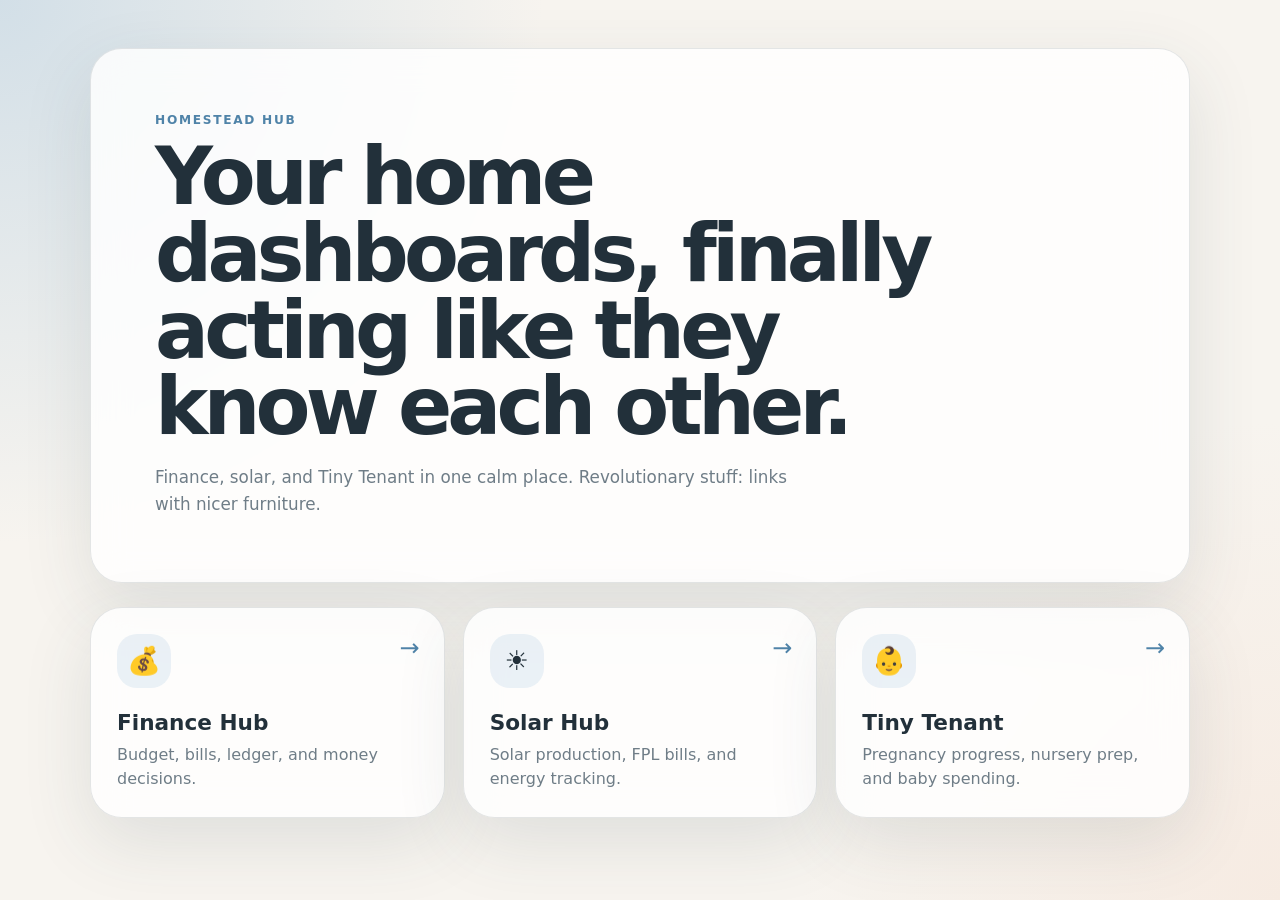
<file: index.html>
<!doctype html>
<html lang="en">
<head>
  <meta charset="UTF-8" />
  <meta name="viewport" content="width=device-width, initial-scale=1.0" />
  <meta name="theme-color" content="#d8e9f7" />
  <title>Homestead Hub</title>
  <link rel="stylesheet" href="styles.css" />
</head>
<body>
  <main class="home-shell">
    <section class="hero-card">
      <p class="eyebrow">Homestead Hub</p>
      <h1>Your home dashboards, finally acting like they know each other.</h1>
      <p>Finance, solar, and Tiny Tenant in one calm place. Revolutionary stuff: links with nicer furniture.</p>
    </section>

    <section class="hub-grid" aria-label="Dashboard links">
      <a class="hub-card finance" href="finance_hub/">
        <span class="hub-icon">💰</span>
        <div>
          <h2>Finance Hub</h2>
          <p>Budget, bills, ledger, and money decisions.</p>
        </div>
        <span class="arrow">→</span>
      </a>

      <a class="hub-card solar" href="solar_hub/">
        <span class="hub-icon">☀️</span>
        <div>
          <h2>Solar Hub</h2>
          <p>Solar production, FPL bills, and energy tracking.</p>
        </div>
        <span class="arrow">→</span>
      </a>

      <a class="hub-card tenant" href="tiny_tenant_hub/">
        <span class="hub-icon">👶</span>
        <div>
          <h2>Tiny Tenant</h2>
          <p>Pregnancy progress, nursery prep, and baby spending.</p>
        </div>
        <span class="arrow">→</span>
      </a>
    </section>
  </main>
</body>
</html>
</file>
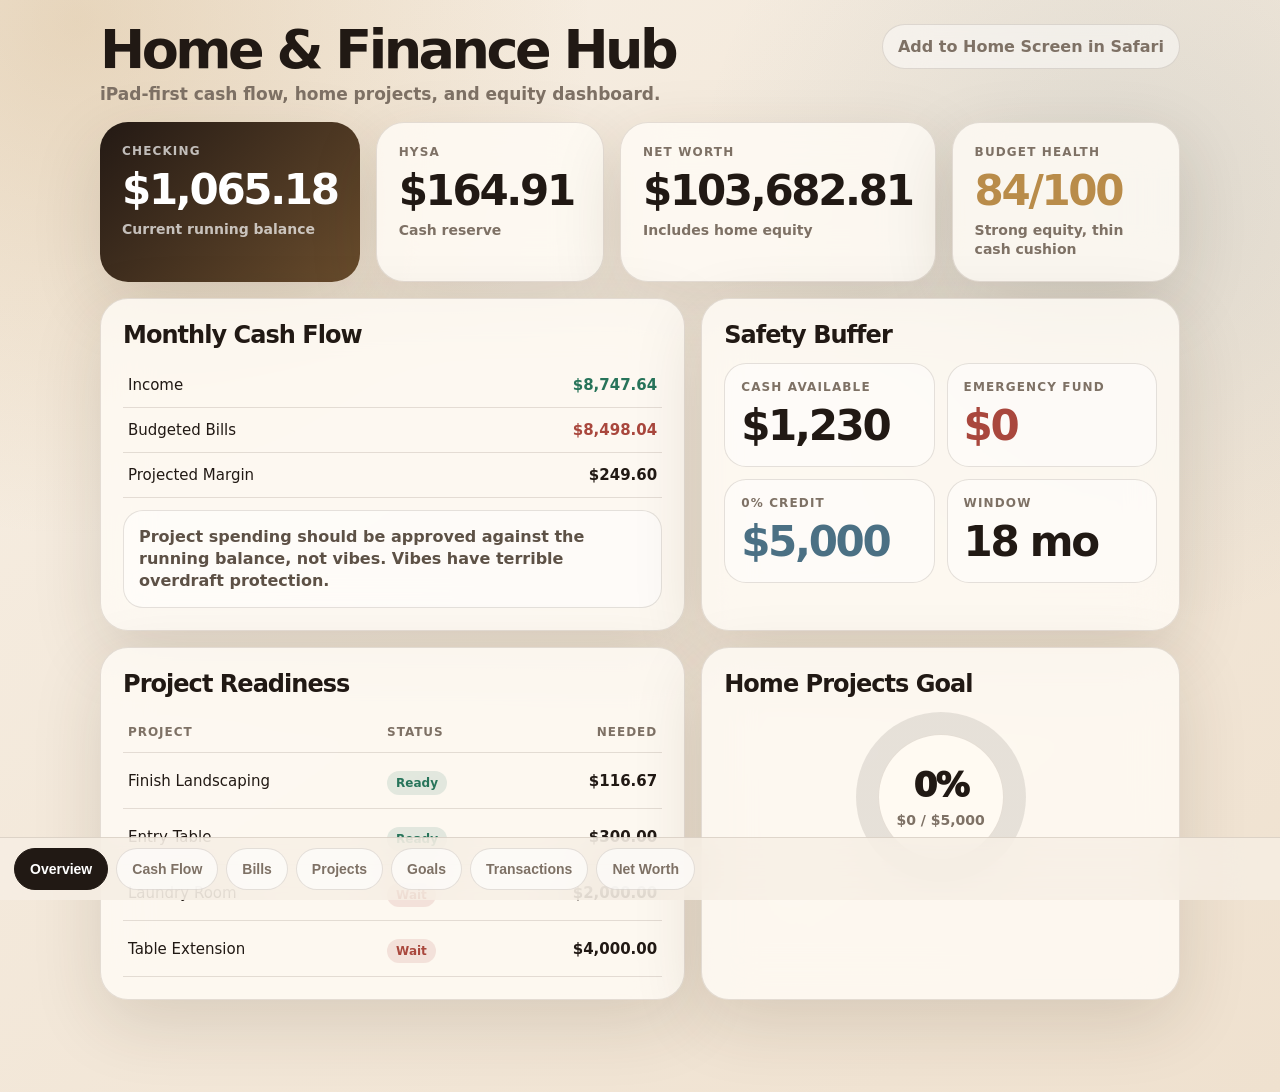
<file: ipad_home_finance_hub.html>
<!DOCTYPE html>
<html lang="en">
<head>
  <meta charset="UTF-8" />
  <meta name="viewport" content="width=device-width, initial-scale=1, viewport-fit=cover" />
  <meta name="apple-mobile-web-app-capable" content="yes" />
  <meta name="apple-mobile-web-app-status-bar-style" content="black-translucent" />
  <meta name="apple-mobile-web-app-title" content="Finance Hub" />
  <title>Home & Finance Hub</title>
  <style>
    :root{
      --bg:#f7efe4; --bg2:#efe1cf; --ink:#211914; --muted:#7e7165;
      --card:rgba(255,252,246,.82); --card2:rgba(255,255,255,.66);
      --line:rgba(72,53,36,.14); --gold:#b98c4a; --gold2:#e4c88c;
      --green:#27745a; --red:#a9473d; --blue:#4b7084;
      --shadow:0 22px 70px rgba(56,39,22,.14); --radius:28px;
      --safe-top: env(safe-area-inset-top); --safe-bottom: env(safe-area-inset-bottom);
    }
    *{box-sizing:border-box;-webkit-tap-highlight-color:transparent}
    html,body{margin:0;min-height:100%;font-family:-apple-system,BlinkMacSystemFont,"SF Pro Display","Segoe UI",Inter,system-ui,sans-serif;color:var(--ink)}
    body{
      background:
        radial-gradient(circle at 6% 2%, rgba(185,140,74,.26), transparent 32%),
        radial-gradient(circle at 88% 18%, rgba(75,112,132,.13), transparent 30%),
        linear-gradient(145deg,var(--bg),var(--bg2));
      padding:calc(18px + var(--safe-top)) 18px calc(92px + var(--safe-bottom));
    }
    .app{max-width:1080px;margin:0 auto}
    header{display:flex;justify-content:space-between;align-items:flex-start;gap:18px;margin:6px 0 18px}
    h1{font-size:clamp(30px,5vw,54px);line-height:.95;margin:0;letter-spacing:-.065em}
    .sub{color:var(--muted);font-weight:600;margin-top:9px;font-size:clamp(14px,2vw,17px)}
    .badge{border:1px solid var(--line);background:rgba(255,255,255,.48);backdrop-filter:blur(22px);border-radius:999px;padding:12px 15px;color:var(--muted);font-weight:750;white-space:nowrap}
    .grid{display:grid;gap:16px}
    .kpi{grid-template-columns:repeat(4,1fr)}
    .two{grid-template-columns:1.1fr .9fr}
    .three{grid-template-columns:repeat(3,1fr)}
    .card{
      border:1px solid var(--line);background:var(--card);backdrop-filter:blur(24px);
      border-radius:var(--radius);box-shadow:var(--shadow);padding:22px;
    }
    .hero{background:linear-gradient(135deg,#231914,#6a4d2d);color:white;border:0}
    .hero .label,.hero .hint{color:rgba(255,255,255,.7)}
    .label{text-transform:uppercase;letter-spacing:.095em;color:var(--muted);font-size:12px;font-weight:850}
    .value{font-size:clamp(28px,4vw,42px);letter-spacing:-.055em;font-weight:900;margin-top:7px}
    .hint{color:var(--muted);font-weight:650;font-size:14px;margin-top:6px;line-height:1.35}
    h2{margin:0 0 14px;font-size:24px;letter-spacing:-.04em}
    h3{margin:0 0 10px;font-size:20px;letter-spacing:-.035em}
    .good{color:var(--green)}.bad{color:var(--red)}.blue{color:var(--blue)}.gold{color:var(--gold)}
    .tabs{
      position:fixed;z-index:10;left:0;right:0;bottom:0;padding:10px 14px calc(10px + var(--safe-bottom));
      display:flex;gap:8px;overflow:auto;background:rgba(247,239,228,.78);backdrop-filter:blur(24px);border-top:1px solid var(--line);
    }
    .tab{
      border:1px solid var(--line);background:rgba(255,255,255,.62);border-radius:999px;padding:12px 15px;
      color:var(--muted);font-weight:850;white-space:nowrap;font-size:14px;cursor:pointer
    }
    .tab.active{background:var(--ink);color:white;border-color:var(--ink)}
    .panel{display:none}.panel.active{display:block}
    table{width:100%;border-collapse:collapse}
    td,th{padding:13px 5px;border-bottom:1px solid var(--line);font-size:15px}
    th{text-align:left;color:var(--muted);font-size:12px;letter-spacing:.08em;text-transform:uppercase}
    .amount{text-align:right;font-variant-numeric:tabular-nums;font-weight:850}
    .progress{height:12px;background:rgba(33,25,20,.1);border-radius:99px;overflow:hidden;margin:13px 0 4px}
    .bar{height:100%;border-radius:99px;background:linear-gradient(90deg,var(--gold),var(--gold2))}
    .bar.red{background:linear-gradient(90deg,#a9473d,#d78b73)}
    .bar.green{background:linear-gradient(90deg,#27745a,#80b090)}
    .insight{margin-top:12px;border:1px solid var(--line);border-radius:20px;background:rgba(255,255,255,.52);padding:15px;font-weight:700;color:#5d5146;line-height:1.38}
    .flow{display:grid;gap:10px}
    .flowItem{
      display:grid;grid-template-columns:58px 1fr auto;gap:12px;align-items:center;
      background:rgba(255,255,255,.48);border:1px solid var(--line);border-radius:22px;padding:13px
    }
    .date{height:48px;border-radius:16px;background:#fff8ee;border:1px solid var(--line);display:flex;align-items:center;justify-content:center;font-weight:950}
    .chip{display:inline-flex;align-items:center;border-radius:999px;padding:5px 9px;font-size:12px;font-weight:900;margin-top:5px}
    .income{background:rgba(39,116,90,.12);color:var(--green)}
    .expense{background:rgba(169,71,61,.12);color:var(--red)}
    .project{background:rgba(75,112,132,.12);color:var(--blue)}
    .ring{width:170px;height:170px;border-radius:50%;margin:12px auto;background:conic-gradient(var(--gold) 0deg,rgba(33,25,20,.1) 0deg);display:flex;align-items:center;justify-content:center}
    .ringInner{width:126px;height:126px;border-radius:50%;background:#fffaf2;border:1px solid var(--line);display:flex;align-items:center;justify-content:center;flex-direction:column}
    .big{font-size:34px;letter-spacing:-.05em;font-weight:950}
    .projectCard{min-height:230px}
    .quick{display:grid;grid-template-columns:repeat(2,1fr);gap:12px}
    .mini{padding:16px;border-radius:22px;background:rgba(255,255,255,.48);border:1px solid var(--line)}
    input,select{
      width:100%;font:inherit;border:1px solid var(--line);background:rgba(255,255,255,.68);border-radius:17px;padding:14px;color:var(--ink);font-weight:650
    }
    .actions{display:grid;grid-template-columns:1fr 220px;gap:12px;margin-bottom:14px}
    @media(max-width:820px){
      body{padding-left:14px;padding-right:14px}
      header{flex-direction:column}.badge{white-space:normal}
      .kpi,.two,.three{grid-template-columns:1fr}
      .actions{grid-template-columns:1fr}
      .flowItem{grid-template-columns:52px 1fr}.flowItem .amount{text-align:left;grid-column:2}
      .quick{grid-template-columns:1fr}
    }
  </style>
</head>
<body>
<div class="app">
  <header>
    <div>
      <h1>Home & Finance Hub</h1>
      <div class="sub">iPad-first cash flow, home projects, and equity dashboard.</div>
    </div>
    <div class="badge">Add to Home Screen in Safari</div>
  </header>

  <main>
    <section class="panel active" data-panel="Overview">
      <div class="grid kpi">
        <div class="card hero"><div class="label">Checking</div><div class="value">$1,065.18</div><div class="hint">Current running balance</div></div>
        <div class="card"><div class="label">HYSA</div><div class="value">$164.91</div><div class="hint">Cash reserve</div></div>
        <div class="card"><div class="label">Net Worth</div><div class="value">$103,682.81</div><div class="hint">Includes home equity</div></div>
        <div class="card"><div class="label">Budget Health</div><div class="value gold">84/100</div><div class="hint">Strong equity, thin cash cushion</div></div>
      </div>

      <div class="grid two" style="margin-top:16px">
        <div class="card">
          <h2>Monthly Cash Flow</h2>
          <table>
            <tr><td>Income</td><td class="amount good">$8,747.64</td></tr>
            <tr><td>Budgeted Bills</td><td class="amount bad">$8,498.04</td></tr>
            <tr><td>Projected Margin</td><td class="amount">$249.60</td></tr>
          </table>
          <div class="insight">Project spending should be approved against the running balance, not vibes. Vibes have terrible overdraft protection.</div>
        </div>
        <div class="card">
          <h2>Safety Buffer</h2>
          <div class="quick">
            <div class="mini"><div class="label">Cash Available</div><div class="value">$1,230</div></div>
            <div class="mini"><div class="label">Emergency Fund</div><div class="value bad">$0</div></div>
            <div class="mini"><div class="label">0% Credit</div><div class="value blue">$5,000</div></div>
            <div class="mini"><div class="label">Window</div><div class="value">18 mo</div></div>
          </div>
        </div>
      </div>

      <div class="grid two" style="margin-top:16px">
        <div class="card">
          <h2>Project Readiness</h2>
          <table>
            <tr><th>Project</th><th>Status</th><th class="amount">Needed</th></tr>
            <tr><td>Finish Landscaping</td><td><span class="chip income">Ready</span></td><td class="amount">$116.67</td></tr>
            <tr><td>Entry Table</td><td><span class="chip income">Ready</span></td><td class="amount">$300.00</td></tr>
            <tr><td>Laundry Room</td><td><span class="chip expense">Wait</span></td><td class="amount">$2,000.00</td></tr>
            <tr><td>Table Extension</td><td><span class="chip expense">Wait</span></td><td class="amount">$4,000.00</td></tr>
          </table>
        </div>
        <div class="card">
          <h2>Home Projects Goal</h2>
          <div class="ring"><div class="ringInner"><div class="big">0%</div><div class="hint">$0 / $5,000</div></div></div>
        </div>
      </div>
    </section>

    <section class="panel" data-panel="Cash Flow">
      <div class="card">
        <h2>Running Balance Forecast</h2>
        <div class="hint" style="margin-bottom:14px">Scheduled deposits and bill drafts, starting from current checking.</div>
        <div id="flow" class="flow"></div>
      </div>
    </section>

    <section class="panel" data-panel="Bills">
      <div class="grid two">
        <div class="card"><h2>15th Pay Cycle</h2><div id="cycle15"></div></div>
        <div class="card"><h2>30th Pay Cycle</h2><div id="cycle30"></div></div>
      </div>
    </section>

    <section class="panel" data-panel="Projects">
      <div class="grid three" id="projects"></div>
    </section>

    <section class="panel" data-panel="Goals">
      <div class="grid two">
        <div class="card">
          <h2>Home Projects 2026</h2>
          <div class="ring"><div class="ringInner"><div class="big">0%</div><div class="hint">$0 saved</div></div></div>
          <div class="insight">At the current planned margin of $249.60/month, the $5,000 project goal takes about 20 months.</div>
        </div>
        <div class="card">
          <h2>Funding Forecast</h2>
          <table>
            <tr><th>Goal</th><th class="amount">Est. Time</th></tr>
            <tr><td>Entry Table</td><td class="amount">2 months</td></tr>
            <tr><td>Laundry Room</td><td class="amount">8 months</td></tr>
            <tr><td>$5,000 Project Goal</td><td class="amount">20 months</td></tr>
          </table>
        </div>
      </div>
    </section>

    <section class="panel" data-panel="Transactions">
      <div class="card">
        <h2>Transactions</h2>
        <div class="actions">
          <input id="search" placeholder="Search bills, deposits, projects..." />
          <select id="filter">
            <option value="All">All categories</option>
            <option>Income</option><option>Home</option><option>Credit</option><option>Utility</option><option>Project</option><option>Misc</option>
          </select>
        </div>
        <div id="transactions"></div>
      </div>
    </section>

    <section class="panel" data-panel="Net Worth">
      <div class="grid two">
        <div class="card">
          <h2>Assets</h2>
          <table>
            <tr><td>Checking</td><td class="amount">$1,065.18</td></tr>
            <tr><td>HYSA</td><td class="amount">$164.91</td></tr>
            <tr><td>Estimated Home Value</td><td class="amount">$592,390.00</td></tr>
            <tr><th>Total Assets</th><th class="amount">$593,620.09</th></tr>
          </table>
        </div>
        <div class="card">
          <h2>Liabilities</h2>
          <table>
            <tr><td>Mortgage</td><td class="amount bad">-$489,937.28</td></tr>
            <tr><td>Estimated Home Equity</td><td class="amount good">$102,452.72</td></tr>
            <tr><th>Net Worth</th><th class="amount">$103,682.81</th></tr>
          </table>
        </div>
      </div>
    </section>
  </main>
</div>

<nav class="tabs" id="tabs"></nav>

<script>
const panels=["Overview","Cash Flow","Bills","Projects","Goals","Transactions","Net Worth"];
const tabs=document.getElementById("tabs");
panels.forEach((p,i)=>{
  const b=document.createElement("button");
  b.className="tab"+(i===0?" active":"");
  b.textContent=p;
  b.onclick=()=>{
    document.querySelectorAll(".tab").forEach(x=>x.classList.remove("active"));
    document.querySelectorAll(".panel").forEach(x=>x.classList.remove("active"));
    b.classList.add("active");
    document.querySelector(`[data-panel="${p}"]`).classList.add("active");
    window.scrollTo({top:0,behavior:"smooth"});
  };
  tabs.appendChild(b);
});
const money=n=>n.toLocaleString(undefined,{style:"currency",currency:"USD"});
const bills15=[["Mortgage",4115,"14th","Home"],["Wells Fargo",100,"14th","Credit"],["Lowe's",500,"26th","Credit"],["Quicksilver",100,"28th","Credit"],["Miscellaneous",150,"Flexible","Misc"]];
const bills30=[["Apple",800,"30th","Credit"],["Gas",47,"2nd","Utility"],["Nelnet",196.04,"3rd","Credit"],["Savor",900,"3rd","Credit"],["Amazon",550,"8th","Credit"],["FPL",90,"9th","Utility"],["Chase",800,"21st","Credit"],["Miscellaneous",150,"Flexible","Misc"]];
function table(items){
  return `<table><tr><th>Item</th><th>Due</th><th class="amount">Budget</th></tr>`+
  items.map(x=>`<tr><td>${x[0]}</td><td>${x[2]}</td><td class="amount">${money(x[1])}</td></tr>`).join("")+
  `<tr><th>Total</th><th></th><th class="amount">${money(items.reduce((s,x)=>s+x[1],0))}</th></tr></table>`;
}
document.getElementById("cycle15").innerHTML=table(bills15);
document.getElementById("cycle30").innerHTML=table(bills30);

const projects=[
{name:"Landscaping 2026",budget:2500,spent:2383.33},
{name:"Laundry Room",budget:2000,spent:0},
{name:"Table Extension",budget:4000,spent:0},
{name:"Kitchen Cabinet Extension",budget:4000,spent:0},
{name:"Entry Table",budget:300,spent:0}
];
document.getElementById("projects").innerHTML=projects.map(p=>{
 const pct=Math.min(100,p.spent/p.budget*100), rem=p.budget-p.spent;
 return `<div class="card projectCard"><div class="label">${p.name}</div><div class="value">${money(rem)}</div><div class="hint">remaining of ${money(p.budget)}</div>
 <div class="progress"><div class="bar ${pct>90?"red":pct===0?"green":""}" style="width:${pct}%"></div></div>
 <table><tr><td>Budget</td><td class="amount">${money(p.budget)}</td></tr><tr><td>Spent</td><td class="amount">${money(p.spent)}</td></tr><tr><td>Progress</td><td class="amount">${pct.toFixed(1)}%</td></tr></table></div>`
}).join("");

const flowItems=[
{date:"Now",name:"Current Checking",amount:1065.18,type:"balance"},
{date:"30",name:"Paycheck",amount:3773.82,type:"income"},
{date:"30",name:"Apple",amount:-800,type:"expense"},
{date:"2",name:"Gas",amount:-47,type:"expense"},
{date:"3",name:"Nelnet",amount:-196.04,type:"expense"},
{date:"3",name:"Savor",amount:-900,type:"expense"},
{date:"8",name:"Amazon",amount:-550,type:"expense"},
{date:"9",name:"FPL",amount:-90,type:"expense"},
{date:"14",name:"Mortgage",amount:-4115,type:"expense"},
{date:"14",name:"Wells Fargo",amount:-100,type:"expense"},
{date:"15",name:"Paycheck",amount:3773.82,type:"income"},
{date:"15",name:"Eric Contribution",amount:1200,type:"income"},
{date:"21",name:"Chase",amount:-800,type:"expense"},
{date:"26",name:"Lowe's",amount:-500,type:"expense"},
{date:"28",name:"Quicksilver",amount:-100,type:"expense"}
];
let bal=0, low=999999;
document.getElementById("flow").innerHTML=flowItems.map((x,i)=>{
 if(i===0) bal=x.amount; else bal+=x.amount; low=Math.min(low,bal);
 const c=x.type==="income"?"income":x.type==="expense"?"expense":"project";
 return `<div class="flowItem"><div class="date">${x.date}</div><div><strong>${x.name}</strong><br><span class="chip ${c}">${x.type==="income"?"Deposit":x.type==="expense"?"Bill":"Start"}</span></div><div class="amount ${x.amount<0?"bad":"good"}">${i===0?money(x.amount):(x.amount>0?"+":"")+money(x.amount)}<div class="hint">Bal: ${money(bal)}</div></div></div>`
}).join("")+`<div class="insight">Lowest projected checking balance in this cycle: ${money(low)}.</div>`;

const tx=[
...flowItems.slice(1).map(x=>({name:x.name,date:x.date,amount:x.amount,cat:x.type==="income"?"Income":(x.name==="Mortgage"?"Home":x.name==="FPL"||x.name==="Gas"?"Utility":x.name==="Miscellaneous"?"Misc":"Credit")})),
{name:"Landscaping Spend",date:"2026",amount:-2383.33,cat:"Project"}
];
function renderTx(){
 const q=document.getElementById("search").value.toLowerCase(), f=document.getElementById("filter").value;
 const rows=tx.filter(t=>(f==="All"||t.cat===f)&&(t.name.toLowerCase().includes(q)||t.cat.toLowerCase().includes(q)));
 document.getElementById("transactions").innerHTML=`<table><tr><th>Name</th><th>Date</th><th>Cat.</th><th class="amount">Amount</th></tr>`+
 rows.map(t=>`<tr><td>${t.name}</td><td>${t.date}</td><td>${t.cat}</td><td class="amount ${t.amount<0?"bad":"good"}">${t.amount>0?"+":""}${money(t.amount)}</td></tr>`).join("")+`</table>`;
}
document.getElementById("search").oninput=renderTx;document.getElementById("filter").onchange=renderTx;renderTx();
</script>
</body>
</html>
</file>
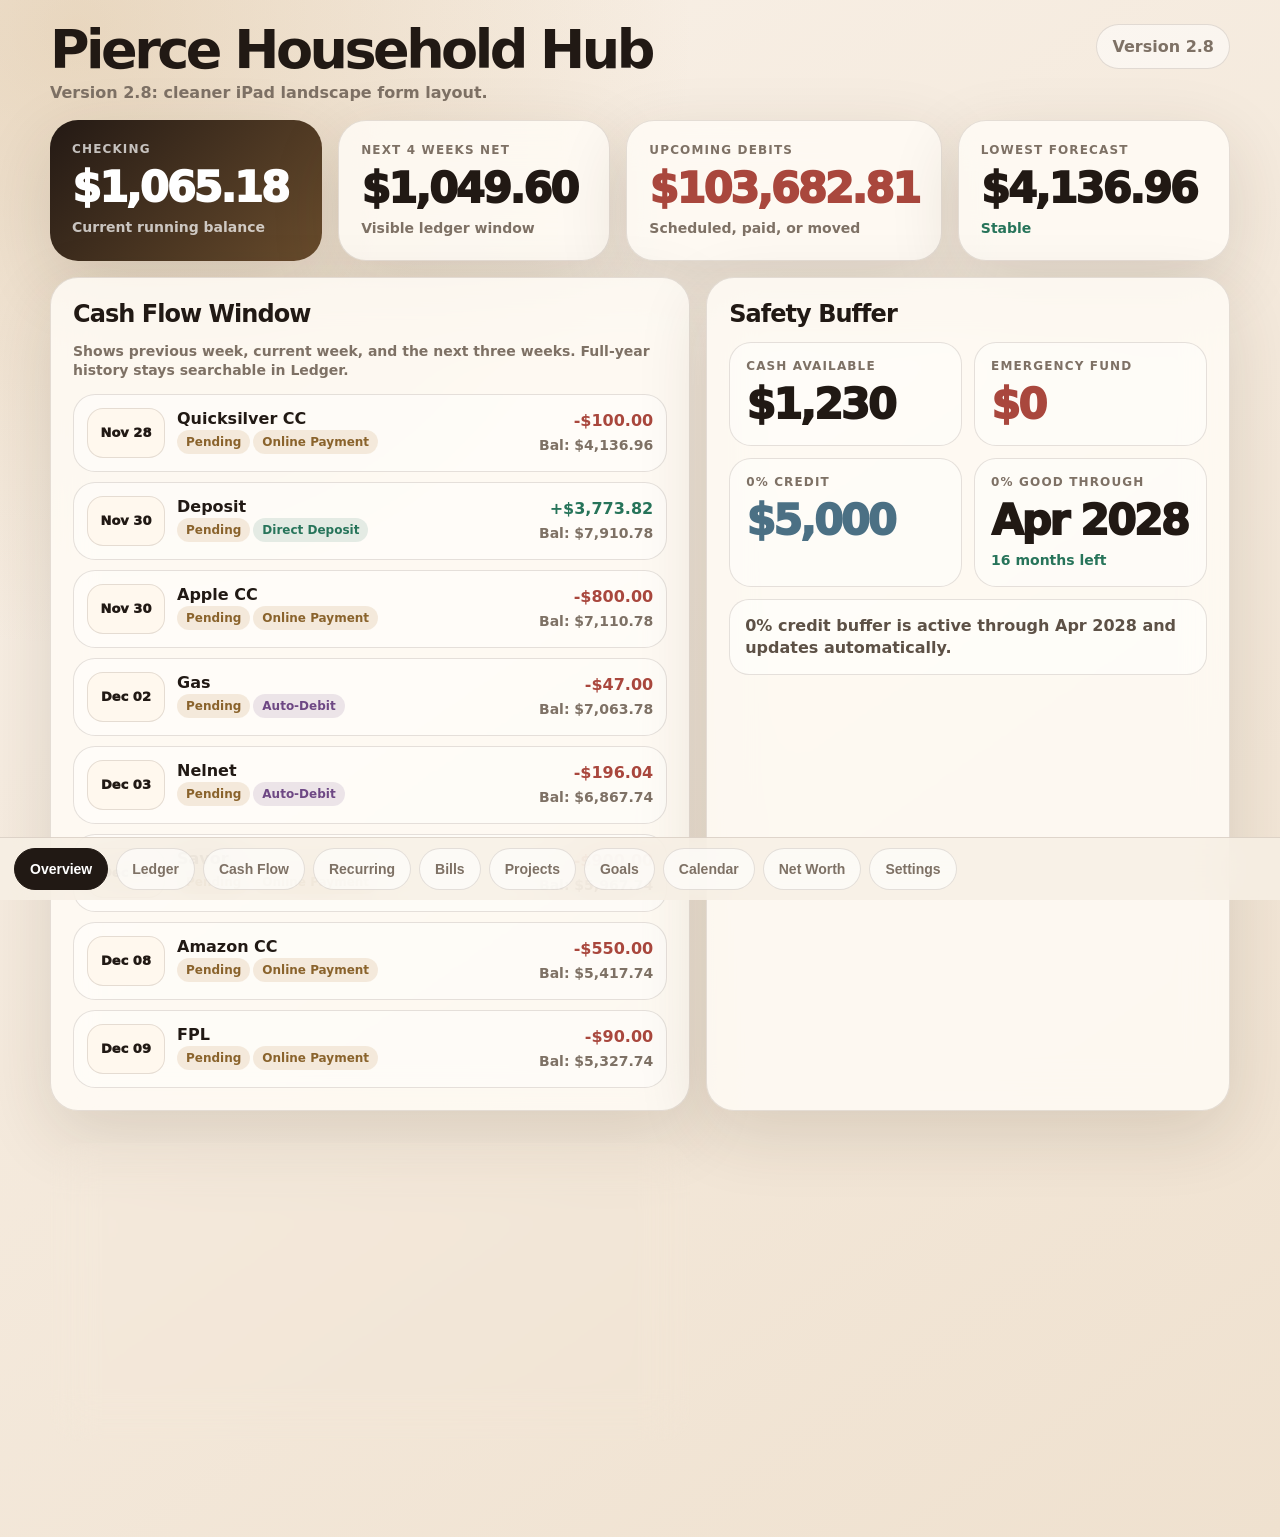
<file: Archive/index_v2.8.html>
<!doctype html>
<html lang="en">
<head>
<meta charset="utf-8">
<meta name="viewport" content="width=device-width,initial-scale=1,viewport-fit=cover">
<meta name="apple-mobile-web-app-capable" content="yes">
<title>Pierce Household Hub 2.6</title>
<link rel="apple-touch-icon" href="apple-touch-icon.png">
<link rel="icon" type="image/png" href="apple-touch-icon.png">
<meta name="apple-mobile-web-app-title" content="Household Hub">
<meta name="theme-color" content="#211914">
<style>
:root{--bg:#f7efe4;--ink:#211914;--muted:#7e7165;--card:rgba(255,252,246,.84);--line:rgba(72,53,36,.14);--gold:#b98c4a;--green:#27745a;--red:#a9473d;--blue:#4b7084;--purple:#6e4884;--shadow:0 22px 70px rgba(56,39,22,.14);--safe-bottom:env(safe-area-inset-bottom)}
*{box-sizing:border-box;-webkit-tap-highlight-color:transparent}body{margin:0;font-family:-apple-system,BlinkMacSystemFont,"Segoe UI",system-ui,sans-serif;color:var(--ink);background:radial-gradient(circle at 6% 2%,rgba(185,140,74,.26),transparent 32%),linear-gradient(145deg,#f9f1e8,#efe1cf);padding:24px 18px calc(96px + var(--safe-bottom))}.app{max-width:1180px;margin:auto}header{display:flex;justify-content:space-between;gap:16px;align-items:flex-start;margin-bottom:18px}h1{margin:0;font-size:clamp(32px,5vw,54px);letter-spacing:-.065em;line-height:.95}.sub{color:var(--muted);font-weight:650;margin-top:8px}.badge{border:1px solid var(--line);background:rgba(255,255,255,.5);border-radius:999px;padding:12px 15px;color:var(--muted);font-weight:800}.grid{display:grid;gap:16px}.kpi{grid-template-columns:repeat(4,1fr)}.two{grid-template-columns:1.1fr .9fr}.three{grid-template-columns:repeat(3,1fr)}.card{border:1px solid var(--line);background:var(--card);backdrop-filter:blur(22px);border-radius:28px;box-shadow:var(--shadow);padding:22px}.hero{background:linear-gradient(135deg,#231914,#6a4d2d);color:white;border:0}.hero .label,.hero .hint{color:rgba(255,255,255,.72)}.label{text-transform:uppercase;letter-spacing:.095em;color:var(--muted);font-size:12px;font-weight:850}.value{font-size:clamp(27px,4vw,42px);letter-spacing:-.055em;font-weight:950;margin-top:7px}.hint{color:var(--muted);font-weight:650;font-size:14px;margin-top:6px;line-height:1.35}h2{margin:0 0 14px;font-size:24px;letter-spacing:-.04em}h3{margin:6px 0 10px;font-size:18px;letter-spacing:-.03em}.good{color:var(--green)}.bad{color:var(--red)}.blue{color:var(--blue)}.gold{color:var(--gold)}.tabs{position:fixed;z-index:10;left:0;right:0;bottom:0;padding:10px 14px calc(10px + var(--safe-bottom));display:flex;gap:8px;overflow:auto;background:rgba(247,239,228,.82);backdrop-filter:blur(24px);border-top:1px solid var(--line)}.tab{border:1px solid var(--line);background:rgba(255,255,255,.62);border-radius:999px;padding:12px 15px;color:var(--muted);font-weight:850;white-space:nowrap;font-size:14px}.tab.active{background:var(--ink);color:white;border-color:var(--ink)}.panel{display:none}.panel.active{display:block}table{width:100%;border-collapse:collapse}td,th{padding:13px 6px;border-bottom:1px solid var(--line);font-size:15px;vertical-align:middle}th{text-align:left;color:var(--muted);font-size:12px;letter-spacing:.08em;text-transform:uppercase}.amount{text-align:right;font-variant-numeric:tabular-nums;font-weight:850}.insight{margin-top:12px;border:1px solid var(--line);border-radius:20px;background:rgba(255,255,255,.52);padding:15px;font-weight:750;color:#5d5146;line-height:1.38}.quick{display:grid;grid-template-columns:repeat(2,1fr);gap:12px}.mini{padding:16px;border-radius:22px;background:rgba(255,255,255,.48);border:1px solid var(--line)}.flow{display:grid;gap:10px}.flowItem{display:grid;grid-template-columns:78px 1fr auto;gap:12px;align-items:center;background:rgba(255,255,255,.48);border:1px solid var(--line);border-radius:22px;padding:13px}.date{height:50px;border-radius:16px;background:#fff8ee;border:1px solid var(--line);display:flex;align-items:center;justify-content:center;font-weight:950;text-align:center;font-size:13px;line-height:1.05}.chip{display:inline-flex;border-radius:999px;padding:5px 9px;font-size:12px;font-weight:900;margin:2px 3px 2px 0}.credit,.cleared,.income,.paid,.directdeposit{background:rgba(39,116,90,.12);color:var(--green)}.debit,.skipped{background:rgba(169,71,61,.12);color:var(--red)}.scheduled,.pending{background:rgba(185,140,74,.16);color:#8a632c}.moved,.transfer{background:rgba(75,112,132,.12);color:var(--blue)}.autodebit{background:rgba(110,72,132,.13);color:var(--purple)}.onlinepayment{background:rgba(185,140,74,.16);color:#8a632c}.manualpayment,.other{background:rgba(33,25,20,.10);color:var(--ink)}.utilitybill,.creditcard{background:rgba(75,112,132,.12);color:var(--blue)}input,select,textarea{width:100%;font:inherit;border:1px solid var(--line);background:rgba(255,255,255,.68);border-radius:17px;padding:13px 14px;color:var(--ink);font-weight:650}textarea{min-height:48px;resize:vertical}.formgrid{display:grid;grid-template-columns:repeat(4,1fr);gap:12px}.formgrid .wide{grid-column:span 2}.actions{display:grid;grid-template-columns:1fr 165px 165px 165px;gap:12px;margin-bottom:14px}.ledgerWrap{overflow:auto;-webkit-overflow-scrolling:touch}.ledger{min-width:920px}.btn{border:1px solid var(--line);background:rgba(255,255,255,.72);border-radius:999px;padding:10px 13px;font-weight:850;color:var(--ink);cursor:pointer}.btn.primary{background:var(--ink);color:white;border-color:var(--ink)}.btn.goodbtn{background:rgba(39,116,90,.12);color:var(--green)}.btn.badbtn{background:rgba(169,71,61,.12);color:var(--red)}.btn.small{padding:7px 10px;font-size:12px}.row-cleared{background:rgba(39,116,90,.035)}.row-paid{background:rgba(39,116,90,.025)}.row-scheduled{background:rgba(185,140,74,.045)}.row-moved{background:rgba(75,112,132,.045)}.progress{height:12px;background:rgba(33,25,20,.1);border-radius:99px;overflow:hidden;margin:13px 0 4px}.bar{height:100%;border-radius:99px;background:linear-gradient(90deg,var(--gold),#e4c88c)}.bar.red{background:linear-gradient(90deg,#a9473d,#d78b73)}.bar.green{background:linear-gradient(90deg,#27745a,#80b090)}.ring{width:170px;height:170px;border-radius:50%;margin:12px auto;background:conic-gradient(var(--gold) 0deg,rgba(33,25,20,.1) 0deg);display:flex;align-items:center;justify-content:center}.ringInner{width:126px;height:126px;border-radius:50%;background:#fffaf2;border:1px solid var(--line);display:flex;align-items:center;justify-content:center;flex-direction:column}.big{font-size:34px;letter-spacing:-.05em;font-weight:950}.statusSelect{border-radius:999px;padding:8px 10px;font-size:12px;font-weight:900;min-width:118px;background:rgba(185,140,74,.16)}.dateInput{min-width:142px;padding:9px 10px;border-radius:999px;font-size:13px}.row-pending{background:rgba(185,140,74,.045)}.toolbar{display:flex;gap:10px;flex-wrap:wrap;margin-top:12px}.notice{font-size:13px;color:var(--muted);font-weight:700}.sectionTitle{display:flex;justify-content:space-between;gap:12px;align-items:center}.dangerZone{border-color:rgba(169,71,61,.25)}.btn,.tab,.statusSelect,.inlineSelect{min-height:38px;line-height:1.15;white-space:nowrap;display:inline-flex;align-items:center;justify-content:center}.btn{max-width:100%;text-align:center}.formgrid button{width:100%;min-width:0}.formgrid label{min-width:0}.ledger td,.ledger th{white-space:nowrap}.ledger td:nth-child(3){white-space:normal;min-width:150px}.inlineSelect{width:auto;min-width:130px;max-width:170px;border-radius:999px;padding:8px 30px 8px 10px;font-size:12px;font-weight:900;background:rgba(255,255,255,.72)}.ledger .dateInput{width:142px}.ledger{min-width:1040px}@media(max-width:900px){body{padding-left:14px;padding-right:14px}header{flex-direction:column}.kpi,.two,.three,.formgrid{grid-template-columns:1fr}.formgrid .wide{grid-column:span 1}.actions{grid-template-columns:1fr}.quick{grid-template-columns:1fr}.flowItem{grid-template-columns:64px 1fr}.flowItem .amount{text-align:left;grid-column:2}.sectionTitle{align-items:flex-start;flex-direction:column}}

/* v2.5 iPad landscape layout fixes: stop controls from trying to occupy the same physical space, a bold concept. */
.btn, .tab, select, input, textarea, .inlineSelect, .statusSelect{
  max-width:100%;
  min-width:0;
}
.btn{
  white-space:normal;
  min-height:44px;
  line-height:1.15;
  padding:11px 14px;
}
.toolbar{
  align-items:stretch;
}
.toolbar .btn,
.toolbar label.btn{
  flex:1 1 190px;
}
.formgrid{
  align-items:end;
}
.formgrid label,
.formgrid div{
  min-width:0;
}
.formgrid > button,
.formgrid > div:has(> button){
  grid-column:span 2;
  width:100%;
}
.formgrid > button,
.formgrid > div > button{
  width:100%;
}
@media (max-width:1400px){
  .formgrid{
    grid-template-columns:repeat(2,minmax(0,1fr)) !important;
  }
  .formgrid .wide{
    grid-column:span 2;
  }
  .panel[data-panel="Recurring"] .two,
  .panel[data-panel="Projects"] .two{
    grid-template-columns:1fr;
  }
  .panel[data-panel="Projects"] #projects.three{
    grid-template-columns:repeat(2,minmax(0,1fr));
  }
}
@media (max-width:720px){
  .formgrid,
  .panel[data-panel="Projects"] #projects.three{
    grid-template-columns:1fr !important;
  }
  .formgrid .wide,
  .formgrid > button,
  .formgrid > div:has(> button){
    grid-column:span 1;
  }
  .toolbar .btn,
  .toolbar label.btn{
    flex-basis:100%;
  }
}

/* v2.6 hard stop for iPad landscape overlap.
   The forms were still trying to be clever with two-column compression. They have been disciplined. */
@media (max-width:1400px){
  .panel[data-panel="Ledger"] #txForm.formgrid,
  .panel[data-panel="Recurring"] #ruleForm.formgrid,
  .panel[data-panel="Projects"] #projectForm .formgrid{
    grid-template-columns:1fr !important;
    gap:18px !important;
  }
  .panel[data-panel="Ledger"] #txForm.formgrid .wide,
  .panel[data-panel="Recurring"] #ruleForm.formgrid .wide,
  .panel[data-panel="Projects"] #projectForm .formgrid .wide,
  .panel[data-panel="Ledger"] #txForm.formgrid > button,
  .panel[data-panel="Ledger"] #txForm.formgrid > div:has(> button),
  .panel[data-panel="Recurring"] #ruleForm.formgrid > button,
  .panel[data-panel="Recurring"] #ruleForm.formgrid > div:has(> button),
  .panel[data-panel="Projects"] #projectForm .formgrid > button,
  .panel[data-panel="Projects"] #projectForm .formgrid > div:has(> button){
    grid-column:1 / -1 !important;
  }
  .panel[data-panel="Ledger"] #txForm label,
  .panel[data-panel="Recurring"] #ruleForm label,
  .panel[data-panel="Projects"] #projectForm label{
    display:flex !important;
    flex-direction:column !important;
    gap:8px !important;
    width:100% !important;
    overflow:visible !important;
  }
  .panel[data-panel="Ledger"] #txForm input,
  .panel[data-panel="Ledger"] #txForm select,
  .panel[data-panel="Ledger"] #txForm textarea,
  .panel[data-panel="Recurring"] #ruleForm input,
  .panel[data-panel="Recurring"] #ruleForm select,
  .panel[data-panel="Recurring"] #ruleForm textarea,
  .panel[data-panel="Projects"] #projectForm input,
  .panel[data-panel="Projects"] #projectForm select,
  .panel[data-panel="Projects"] #projectForm textarea{
    width:100% !important;
    min-width:0 !important;
    max-width:100% !important;
    height:auto !important;
    min-height:58px !important;
    font-size:18px !important;
  }
  .panel[data-panel="Ledger"] #txForm input[type="date"],
  .panel[data-panel="Recurring"] #ruleForm input[type="date"],
  .panel[data-panel="Projects"] #projectForm input[type="date"]{
    -webkit-appearance:none;
    appearance:none;
    text-align:left;
  }
  .panel[data-panel="Projects"] .grid.two{
    grid-template-columns:1fr !important;
  }
  .toolbar{
    display:grid !important;
    grid-template-columns:1fr !important;
  }
}
@media (min-width:1401px){
  .panel[data-panel="Ledger"] #txForm.formgrid{grid-template-columns:repeat(4,minmax(0,1fr));}
  .panel[data-panel="Recurring"] #ruleForm.formgrid{grid-template-columns:repeat(2,minmax(0,1fr)) !important;}
  .panel[data-panel="Projects"] #projectForm .formgrid{grid-template-columns:repeat(4,minmax(0,1fr));}
}

/* v2.7: iPad landscape fix. Native iOS date inputs have a goofy intrinsic width, because apparently calendars need mansions. */
@media (max-width:1400px){
  .app{max-width:1080px !important;}
  .panel[data-panel="Ledger"] #txForm.formgrid,
  .panel[data-panel="Recurring"] #ruleForm.formgrid,
  .panel[data-panel="Projects"] #projectForm .formgrid{
    display:grid !important;
    grid-template-columns:1fr !important;
    gap:20px !important;
  }
  .panel[data-panel="Ledger"] #txForm.formgrid > *,
  .panel[data-panel="Recurring"] #ruleForm.formgrid > *,
  .panel[data-panel="Projects"] #projectForm .formgrid > *{
    grid-column:1 / -1 !important;
    min-width:0 !important;
    width:100% !important;
    max-width:100% !important;
  }
  input[type="date"]{
    width:100% !important;
    min-width:0 !important;
    max-width:100% !important;
    display:block !important;
    -webkit-appearance:none !important;
    appearance:none !important;
  }
  .panel[data-panel="Ledger"] #txForm input,
  .panel[data-panel="Ledger"] #txForm select,
  .panel[data-panel="Ledger"] #txForm textarea,
  .panel[data-panel="Recurring"] #ruleForm input,
  .panel[data-panel="Recurring"] #ruleForm select,
  .panel[data-panel="Recurring"] #ruleForm textarea,
  .panel[data-panel="Projects"] #projectForm input,
  .panel[data-panel="Projects"] #projectForm select,
  .panel[data-panel="Projects"] #projectForm textarea,
  .panel[data-panel="Projects"] #projectForm button{
    width:100% !important;
    max-width:100% !important;
    min-width:0 !important;
  }
}



/* v2.8: Cleaner iPad landscape form layout.
   Not single-filed like a DMV line, but still safe from native date input chaos. */
@media (min-width:900px) and (max-width:1400px){
  .app{max-width:1180px !important;}
  .panel[data-panel="Ledger"] #txForm.formgrid,
  .panel[data-panel="Recurring"] #ruleForm.formgrid,
  .panel[data-panel="Projects"] #projectForm .formgrid{
    display:grid !important;
    grid-template-columns:repeat(12,minmax(0,1fr)) !important;
    gap:14px 18px !important;
    align-items:end !important;
  }
  .panel[data-panel="Ledger"] #txForm.formgrid > *,
  .panel[data-panel="Recurring"] #ruleForm.formgrid > *,
  .panel[data-panel="Projects"] #projectForm .formgrid > *{
    min-width:0 !important;
    max-width:100% !important;
    width:100% !important;
  }
  .panel[data-panel="Ledger"] #txForm label,
  .panel[data-panel="Recurring"] #ruleForm label,
  .panel[data-panel="Projects"] #projectForm label{
    display:flex !important;
    flex-direction:column !important;
    gap:7px !important;
  }
  .panel[data-panel="Ledger"] #txForm input,
  .panel[data-panel="Ledger"] #txForm select,
  .panel[data-panel="Ledger"] #txForm textarea,
  .panel[data-panel="Recurring"] #ruleForm input,
  .panel[data-panel="Recurring"] #ruleForm select,
  .panel[data-panel="Recurring"] #ruleForm textarea,
  .panel[data-panel="Projects"] #projectForm input,
  .panel[data-panel="Projects"] #projectForm select,
  .panel[data-panel="Projects"] #projectForm textarea{
    width:100% !important;
    min-width:0 !important;
    max-width:100% !important;
    min-height:54px !important;
    font-size:17px !important;
  }
  input[type="date"]{
    -webkit-appearance:none !important;
    appearance:none !important;
    text-align:center !important;
    overflow:hidden !important;
  }

  /* Add Ledger Entry */
  .panel[data-panel="Ledger"] #txForm label:nth-of-type(1){grid-column:span 3 !important;}
  .panel[data-panel="Ledger"] #txForm label:nth-of-type(2){grid-column:span 3 !important;}
  .panel[data-panel="Ledger"] #txForm label:nth-of-type(3){grid-column:span 3 !important;}
  .panel[data-panel="Ledger"] #txForm label:nth-of-type(4){grid-column:span 3 !important;}
  .panel[data-panel="Ledger"] #txForm label:nth-of-type(5){grid-column:span 3 !important;}
  .panel[data-panel="Ledger"] #txForm label:nth-of-type(6){grid-column:span 4 !important;}
  .panel[data-panel="Ledger"] #txForm label:nth-of-type(7){grid-column:span 5 !important;}
  .panel[data-panel="Ledger"] #txForm label:nth-of-type(8){grid-column:span 3 !important;}
  .panel[data-panel="Ledger"] #txForm label:nth-of-type(9){grid-column:span 6 !important;}
  .panel[data-panel="Ledger"] #txForm > div{grid-column:span 3 !important;}
  .panel[data-panel="Ledger"] #txForm > div .btn{min-height:54px !important;}

  /* Recurring */
  .panel[data-panel="Recurring"] #ruleForm label:nth-of-type(1){grid-column:span 6 !important;}
  .panel[data-panel="Recurring"] #ruleForm label:nth-of-type(2){grid-column:span 3 !important;}
  .panel[data-panel="Recurring"] #ruleForm label:nth-of-type(3){grid-column:span 3 !important;}
  .panel[data-panel="Recurring"] #ruleForm label:nth-of-type(4){grid-column:span 4 !important;}
  .panel[data-panel="Recurring"] #ruleForm label:nth-of-type(5){grid-column:span 4 !important;}
  .panel[data-panel="Recurring"] #ruleForm label:nth-of-type(6){grid-column:span 4 !important;}
  .panel[data-panel="Recurring"] #ruleForm label:nth-of-type(7){grid-column:span 3 !important;}
  .panel[data-panel="Recurring"] #ruleForm label:nth-of-type(8){grid-column:span 3 !important;}
  .panel[data-panel="Recurring"] #ruleForm label:nth-of-type(9){grid-column:span 3 !important;}
  .panel[data-panel="Recurring"] #ruleForm > div{grid-column:span 3 !important;}
  .panel[data-panel="Recurring"] #ruleForm > div .btn{min-height:54px !important;}

  /* Project spending */
  .panel[data-panel="Projects"] #projectForm .formgrid label:nth-of-type(1){grid-column:span 3 !important;}
  .panel[data-panel="Projects"] #projectForm .formgrid label:nth-of-type(2){grid-column:span 3 !important;}
  .panel[data-panel="Projects"] #projectForm .formgrid label:nth-of-type(3){grid-column:span 3 !important;}
  .panel[data-panel="Projects"] #projectForm .formgrid label:nth-of-type(4){grid-column:span 3 !important;}
  .panel[data-panel="Projects"] #projectForm .formgrid label:nth-of-type(5){grid-column:span 7 !important;}
  .panel[data-panel="Projects"] #projectForm .formgrid > button{grid-column:span 5 !important;min-height:54px !important;}

  .panel[data-panel="Recurring"] .toolbar{grid-template-columns:repeat(2,minmax(0,1fr)) !important;}
}

@media (max-width:899px){
  .panel[data-panel="Ledger"] #txForm.formgrid,
  .panel[data-panel="Recurring"] #ruleForm.formgrid,
  .panel[data-panel="Projects"] #projectForm .formgrid{
    grid-template-columns:1fr !important;
  }
}

</style>
</head>
<body>
<div class="app"><header><div><h1>Pierce Household Hub</h1><div class="sub">Version 2.8: cleaner iPad landscape form layout.</div></div><div class="badge">Version 2.8</div></header><main>
<section class="panel active" data-panel="Overview"><div class="grid kpi"><div class="card hero"><div class="label">Checking</div><div class="value" id="kpiChecking">$0</div><div class="hint">Current running balance</div></div><div class="card"><div class="label">Next 4 Weeks Net</div><div class="value" id="kpiNet">$0</div><div class="hint">Visible ledger window</div></div><div class="card"><div class="label">Upcoming Debits</div><div class="value bad" id="kpiDebits">$0</div><div class="hint">Scheduled, paid, or moved</div></div><div class="card"><div class="label">Lowest Forecast</div><div class="value" id="kpiLowest">$0</div><div class="hint" id="kpiRisk">Calculating</div></div></div><div class="grid two" style="margin-top:16px"><div class="card"><h2>Cash Flow Window</h2><div class="hint">Shows previous week, current week, and the next three weeks. Full-year history stays searchable in Ledger.</div><div id="overviewFlow" class="flow" style="margin-top:14px"></div></div><div class="card"><h2>Safety Buffer</h2><div class="quick"><div class="mini"><div class="label">Cash Available</div><div class="value">$1,230</div></div><div class="mini"><div class="label">Emergency Fund</div><div class="value bad">$0</div></div><div class="mini"><div class="label">0% Credit</div><div class="value blue">$5,000</div></div><div class="mini"><div class="label">0% Good Through</div><div class="value" id="creditGoodThrough">Apr 2028</div><div class="hint" id="creditMonthsLeft">Calculating...</div></div></div><div class="insight" id="creditStatusNote">0% credit window updates automatically based on today’s date.</div></div><div class="card" style="margin-top:16px"><h2>Quick Actions</h2><div class="quick"><button class="btn primary" onclick="goPanel('Ledger');document.getElementById('txDate').focus()">Add Transaction</button><button class="btn" onclick="goPanel('Recurring')">Manage Recurring</button><button class="btn" onclick="exportBackup()">Export Backup</button><label class="btn" style="text-align:center">Import Backup<input type="file" accept="application/json" onchange="importBackup(event)" style="display:none"></label></div><div class="insight">Data saves in this browser. Keep backup JSON files in iCloud. Because syncing a browser database from a folder would apparently be too sensible.</div></div></section>
<section class="panel" data-panel="Ledger"><div class="grid kpi" style="margin-bottom:16px"><div class="card hero"><div class="label">Current Checking</div><div class="value" id="ledgerChecking">$0</div></div><div class="card"><div class="label">Visible Credits</div><div class="value good" id="visibleCredits">$0</div></div><div class="card"><div class="label">Visible Debits</div><div class="value bad" id="visibleDebits">$0</div></div><div class="card"><div class="label">Projected End</div><div class="value" id="visibleEnd">$0</div></div></div><div class="card" style="margin-bottom:16px"><div class="sectionTitle"><div><h2>Misc Allowance Tracker</h2><div class="hint">Manual Misc transactions are grouped by pay-period so the allowance stays a budget target, not a fake bill haunting the cash flow.</div></div><div class="mini" style="min-width:150px"><div class="label">Allowance</div><div class="value" id="miscBudgetValue">$150</div></div></div><div class="quick" id="miscAllowanceCards" style="margin-top:14px"></div><div class="insight" id="miscAllowanceNote">Add Misc expenses manually. The widget tracks whether the current pay period is under or over budget.</div></div><div class="card" style="margin-bottom:16px"><div class="sectionTitle"><h2>Add Ledger Entry</h2><button class="btn small" onclick="clearForm()">Clear Form</button></div><form id="txForm" class="formgrid"><label>Date<input id="txDate" type="date" required></label><label>Amount<input id="txAmount" type="number" step="0.01" required placeholder="0.00"></label><label>Type<select id="txType"><option value="debit">Debit</option><option value="credit">Credit</option></select></label><label>Status<select id="txStatus"><option>Pending</option><option>Scheduled</option><option>Paid</option></select></label><label>Category<select id="txCategory"></select></label><label>Saved Description<select id="txDescriptionSelect" onchange="useSavedDescription(this.value)"></select></label><label class="wide">Description<input id="txDescription" type="text" placeholder="Type a new or selected description" required autocomplete="off"></label><label>Method<select id="txMethod"></select></label><label class="wide">Notes<textarea id="txNotes" placeholder="Optional note"></textarea></label><div style="display:flex;align-items:end;gap:10px"><button class="btn primary" type="submit">Add Entry</button></div></form></div><div class="card"><div class="sectionTitle"><div><h2>Transaction Ledger</h2><div class="hint">Default display: previous 1 week, current week, future 3 weeks. Toggle full year when you need receipts, accountability, or other emotional damage.</div></div><button id="toggleView" class="btn" onclick="toggleLedgerView()">Show Full Year</button></div><div class="actions" style="margin-top:14px"><input id="search" placeholder="Search description/category/method/status..."><select id="statusFilter"><option value="All">All statuses</option><option>Pending</option><option>Scheduled</option><option>Paid</option></select><select id="typeFilter"><option value="All">All types</option><option value="credit">Credits</option><option value="debit">Debits</option></select><select id="methodFilter"><option value="All">All methods</option></select></div><div class="ledgerWrap"><div id="ledgerTable"></div></div></div></section>
<section class="panel" data-panel="Cash Flow"><div class="card"><h2>Running Balance Forecast</h2><div class="hint">Generated from saved ledger entries and recurring rules.</div><div id="cashFlow" class="flow" style="margin-top:14px"></div></div></section>
<section class="panel" data-panel="Recurring"><div class="grid two"><div class="card"><h2>Add / Edit Recurring Rule</h2><form id="ruleForm" class="formgrid" style="grid-template-columns:1fr 1fr"><input type="hidden" id="ruleId"><label>Description<input id="ruleDesc" list="descriptionList" required></label><label>Amount<input id="ruleAmount" type="number" step="0.01" required></label><label>Type<select id="ruleType"><option value="debit">Debit</option><option value="credit">Credit</option></select></label><label>Category<select id="ruleCategory"></select></label><label>Method<select id="ruleMethod"></select></label><label>Monthly Day<input id="ruleDay" type="number" min="1" max="31" required></label><label>Start Date<input id="ruleStart" type="date"></label><label>End Date<input id="ruleEnd" type="date"></label><label>Status<select id="ruleActive"><option value="true">Active</option><option value="false">Inactive</option></select></label><div style="display:flex;align-items:end"><button class="btn primary" type="submit">Save Rule</button></div></form><div class="toolbar"><button class="btn" onclick="generateYearFromRules()">Generate / Refresh Year</button><button class="btn" onclick="clearRuleForm()">Clear Rule Form</button></div><div class="insight">Refreshing the year adds missing scheduled transactions from active rules. It does not overwrite entries you edited, paid, moved, or cleared. Tiny miracle.</div></div><div class="card"><h2>Recurring Rules</h2><div id="rulesTable"></div></div></div></section>
<section class="panel" data-panel="Bills"><div class="grid two"><div class="card"><h2>15th Pay Cycle</h2><div id="cycle15"></div></div><div class="card"><h2>30th Pay Cycle</h2><div id="cycle30"></div></div></div></section>
<section class="panel" data-panel="Projects"><div class="grid two" style="margin-bottom:16px"><div class="card"><h2>Add Project Spending</h2><form id="projectForm"><div class="formgrid"><label>Date<input id="projectDate" type="date" required></label><label>Project Category<select id="projectCategory"></select></label><label>Credit Card<select id="projectCard"><option>Apple CC</option><option>Savor</option><option>Amazon CC</option><option>Chase CC</option><option>Wells Fargo CC</option><option>Lowes CC</option><option>Quicksilver CC</option><option>Other</option></select></label><label>Amount<input id="projectAmount" type="number" step="0.01" min="0" required></label><label class="wide">Notes<input id="projectNotes" placeholder="Optional note, because apparently every receipt wants a memoir."></label><button class="btn primary" type="submit">Add Project Spend</button></div></form><div class="insight">Project spending is tracked here only. It does not create a separate ledger item because the credit card payment already handles the cash-flow side.</div></div><div class="card"><h2>Project Spending History</h2><div id="projectHistory"></div></div></div><div class="grid three" id="projects"></div></section>
<section class="panel" data-panel="Goals"><div class="grid two"><div class="card"><h2>Home Projects 2026</h2><div class="ring"><div class="ringInner"><div class="big">0%</div><div class="hint">$0 saved</div></div></div><div class="insight">At the current planned margin of $249.60/month, the $5,000 project goal takes about 20 months.</div></div><div class="card"><h2>Funding Forecast</h2><table><tr><th>Goal</th><th class="amount">Est. Time</th></tr><tr><td>Entry Table</td><td class="amount">2 months</td></tr><tr><td>Laundry Room</td><td class="amount">8 months</td></tr><tr><td>$5,000 Project Goal</td><td class="amount">20 months</td></tr></table></div></div></section>
<section class="panel" data-panel="Calendar"><div class="card"><h2>Financial Calendar</h2><div class="hint" style="margin-bottom:14px">Recurring monthly cash-flow rules generated from your budget schedule.</div><div id="financialCalendar"></div></div></section>
<section class="panel" data-panel="Net Worth"><div class="grid two"><div class="card"><h2>Assets</h2><table><tr><td>Checking</td><td class="amount" id="nwChecking">$0</td></tr><tr><td>HYSA</td><td class="amount" id="nwHysa">$0</td></tr><tr><td>Estimated Home Value</td><td class="amount" id="nwHomeValue">$0</td></tr><tr><th>Total Assets</th><th class="amount" id="nwAssets">$0</th></tr></table></div><div class="card"><h2>Liabilities</h2><table><tr><td>Mortgage</td><td class="amount bad" id="nwMortgage">$0</td></tr><tr><td>Estimated Home Equity</td><td class="amount good" id="nwEquity">$0</td></tr><tr><th>Net Worth</th><th class="amount" id="nwNetWorth">$0</th></tr></table></div></div></section>
<section class="panel" data-panel="Settings"><div class="grid two"><div class="card"><h2>Settings</h2><label>Starting Checking Balance<input id="settingChecking" type="number" step="0.01"></label><label>HYSA Balance<input id="settingHysa" type="number" step="0.01"></label><label>Estimated Home Value<input id="settingHomeValue" type="number" step="0.01"></label><label>Mortgage Balance<input id="settingMortgage" type="number" step="0.01"></label><label>Misc Allowance Per Pay Period<input id="settingMiscAllowance" type="number" step="0.01"></label><div class="toolbar"><button class="btn primary" onclick="saveSettingsFromInputs()">Save Settings</button><button class="btn" onclick="exportBackup()">Export Backup</button><label class="btn">Import Backup<input type="file" accept="application/json" onchange="importBackup(event)" style="display:none"></label></div><div class="insight">These settings now feed Overview and Net Worth. Yes, numbers in one place updating everywhere. Society staggers forward.</div></div><div class="card dangerZone"><h2>Reset</h2><div class="hint">Only use this if the dashboard gets messy and deserves consequences.</div><div class="toolbar"><button class="btn badbtn" onclick="resetDemoData()">Reset to Seed Data</button><button class="btn badbtn" onclick="wipeAllData()">Wipe All Saved Data</button></div></div></div></section>
</main></div><nav class="tabs" id="tabs"></nav>
<script>
const APP_KEY="pierceHubV23";
const panels=["Overview","Ledger","Cash Flow","Recurring","Bills","Projects","Goals","Calendar","Net Worth","Settings"],tabs=document.getElementById("tabs");
panels.forEach((p,i)=>{const b=document.createElement("button");b.className="tab"+(i===0?" active":"");b.textContent=p;b.onclick=()=>goPanel(p);tabs.appendChild(b)});
function goPanel(p){document.querySelectorAll(".tab").forEach(x=>x.classList.toggle("active",x.textContent===p));document.querySelectorAll(".panel").forEach(x=>x.classList.toggle("active",x.dataset.panel===p));window.scrollTo({top:0,behavior:"smooth"})}
const money=n=>(Number(n)||0).toLocaleString(undefined,{style:"currency",currency:"USD"});
const iso=d=>{const x=new Date(d);x.setMinutes(x.getMinutes()-x.getTimezoneOffset());return x.toISOString().slice(0,10)};
const today=()=>iso(new Date());
const parseLocal=s=>{const [y,m,d]=String(s).split("-").map(Number);return new Date(y,m-1,d)};
const addDays=(s,n)=>{const d=parseLocal(s);d.setDate(d.getDate()+n);return iso(d)};
const fmt=s=>parseLocal(s).toLocaleDateString("en-US",{month:"short",day:"2-digit"});
const cleanClass=s=>String(s||"").replace(/[^a-zA-Z]/g,"").toLowerCase();
const uid=()=>"id"+Date.now().toString(36)+Math.random().toString(36).slice(2,7);
const seed={settings:{checking:1065.18,hysa:164.91,homeValue:592390,mortgage:489937.28,miscAllowance:150},projects:[{name:"Landscaping 2026",budget:2500,baseSpent:2383.33},{name:"Laundry Room",budget:2000,baseSpent:0},{name:"Table Extension",budget:4000,baseSpent:0},{name:"Kitchen Cabinet Extension",budget:4000,baseSpent:0},{name:"Entry Table",budget:300,baseSpent:0}],projectTransactions:[],categories:["Income","Home","Credit Card","Utility","Loan","Transfer","Misc"],methods:["Direct Deposit","Transfer","Auto-Debit","Online Payment","Manual Payment","Credit Card","Other"],descriptions:["Dividen","Apple CC","Gas","Nelnet","Savor","Amazon CC","FPL","Chase CC","Mortgage","Wells Fargo CC","Lowes CC","Eric","Quicksilver CC","Deposit"],rules:[
{desc:"Deposit",cat:"Income",method:"Direct Deposit",amount:3773.82,day:15,type:"credit",active:true,start:"2026-01-01",end:""},{desc:"Deposit",cat:"Income",method:"Direct Deposit",amount:3773.82,day:30,type:"credit",active:true,start:"2026-01-01",end:""},{desc:"Eric",cat:"Income",method:"Transfer",amount:1200,day:15,type:"credit",active:true,start:"2026-01-01",end:""},{desc:"Mortgage",cat:"Home",method:"Online Payment",amount:4115,day:15,type:"debit",active:true,start:"2026-01-01",end:""},{desc:"Wells Fargo CC",cat:"Credit Card",method:"Online Payment",amount:100,day:14,type:"debit",active:true,start:"2026-01-01",end:""},{desc:"Lowes CC",cat:"Credit Card",method:"Online Payment",amount:500,day:26,type:"debit",active:true,start:"2026-01-01",end:""},{desc:"Quicksilver CC",cat:"Credit Card",method:"Online Payment",amount:100,day:28,type:"debit",active:true,start:"2026-01-01",end:""},{desc:"Apple CC",cat:"Credit Card",method:"Online Payment",amount:800,day:30,type:"debit",active:true,start:"2026-01-01",end:""},{desc:"Gas",cat:"Utility",method:"Auto-Debit",amount:47,day:2,type:"debit",active:true,start:"2026-01-01",end:""},{desc:"Nelnet",cat:"Loan",method:"Auto-Debit",amount:196.04,day:3,type:"debit",active:true,start:"2026-01-01",end:""},{desc:"Savor",cat:"Credit Card",method:"Online Payment",amount:900,day:3,type:"debit",active:true,start:"2026-01-01",end:""},{desc:"Amazon CC",cat:"Credit Card",method:"Online Payment",amount:550,day:8,type:"debit",active:true,start:"2026-01-01",end:""},{desc:"FPL",cat:"Utility",method:"Online Payment",amount:90,day:9,type:"debit",active:true,start:"2026-01-01",end:""},{desc:"Chase CC",cat:"Credit Card",method:"Online Payment",amount:800,day:21,type:"debit",active:true,start:"2026-01-01",end:""}],transactions:[]};
let state=loadState(), showFullYear=false;state.projects=state.projects||structuredClone(seed.projects);state.projectTransactions=state.projectTransactions||[];state.settings={...seed.settings,...(state.settings||{})};
function loadState(){try{const raw=localStorage.getItem(APP_KEY);if(raw){const s=JSON.parse(raw);return {...seed,...s,settings:{...seed.settings,...(s.settings||{})},projects:s.projects||seed.projects,projectTransactions:s.projectTransactions||[]}}}catch(e){} const s=structuredClone(seed);return s}
function save(){localStorage.setItem(APP_KEY,JSON.stringify(state));}
function ensureLists(){state.categories=[...new Set([...(state.categories||seed.categories)])];state.methods=[...new Set([...(state.methods||seed.methods)])];state.descriptions=[...new Set([...(state.descriptions||seed.descriptions),...state.rules.map(r=>r.desc),...state.transactions.map(t=>t.desc)].filter(Boolean))];}
function fillSelect(id,items,val){const el=document.getElementById(id);if(!el)return;el.innerHTML=items.map(x=>`<option>${x}</option>`).join("");if(val)el.value=val;}
function refreshControls(){ensureLists();["txCategory","ruleCategory"].forEach(id=>fillSelect(id,state.categories));["txMethod","ruleMethod","methodFilter"].forEach(id=>{const el=document.getElementById(id); if(id==="methodFilter") el.innerHTML='<option value="All">All methods</option>'+state.methods.map(x=>`<option>${x}</option>`).join(""); else fillSelect(id,state.methods)});const descSel=document.getElementById("txDescriptionSelect");if(descSel){const current=descSel.value;descSel.innerHTML=`<option value="">Select saved description...</option>`+state.descriptions.map(x=>`<option>${x}</option>`).join("");descSel.value=current;}document.getElementById("settingChecking").value=state.settings.checking;const h=document.getElementById("settingHysa");if(h)h.value=state.settings.hysa||0;const hv=document.getElementById("settingHomeValue");if(hv)hv.value=state.settings.homeValue||0;const mt=document.getElementById("settingMortgage");if(mt)mt.value=state.settings.mortgage||0;const miscInput=document.getElementById("settingMiscAllowance");if(miscInput)miscInput.value=state.settings.miscAllowance||150;const pc=document.getElementById("projectCategory");if(pc){pc.innerHTML=(state.projects||[]).map(p=>`<option>${p.name}</option>`).join("");}const pd=document.getElementById("projectDate");if(pd&&!pd.value)pd.value=today();}
function addKnown(t){if(t.desc&&!state.descriptions.includes(t.desc))state.descriptions.push(t.desc);if(t.cat&&!state.categories.includes(t.cat))state.categories.push(t.cat);if(t.method&&!state.methods.includes(t.method))state.methods.push(t.method);}
function ruleDate(rule,y,m){const last=new Date(y,m+1,0).getDate();return iso(new Date(y,m,Math.min(rule.day,last)));}
function generateYearFromRules(){const base=parseLocal(today());const y=base.getFullYear();let added=0;state.rules.forEach(r=>{if(!r.active)return;for(let m=0;m<12;m++){const date=ruleDate(r,y,m);if(r.start&&date<r.start)continue;if(r.end&&date>r.end)continue;const key=`${r.desc}|${date}|${r.amount}|${r.type}`;if(!state.transactions.some(t=>t.ruleKey===key)){state.transactions.push({id:uid(),date,desc:r.desc,cat:r.cat,method:r.method,amount:Number(r.amount),type:r.type,status:"Pending",notes:"",ruleKey:key,createdAt:new Date().toISOString()});added++;}}});save();renderAll();alert(`Generated ${added} missing scheduled transactions. Spreadsheet goblin defeated.`)}
if(!state.transactions||!state.transactions.length){generateYearFromRules();}
function sortedTx(){return [...state.transactions].sort((a,b)=>a.date.localeCompare(b.date)|| (a.type==="credit"?-1:1) || a.desc.localeCompare(b.desc));}
function visibleWindow(){const start=addDays(today(),-7), end=addDays(today(),21);return {start,end};}
function filteredTx(){const q=(document.getElementById("search")?.value||"").toLowerCase(),sf=document.getElementById("statusFilter")?.value||"All",tf=document.getElementById("typeFilter")?.value||"All",mf=document.getElementById("methodFilter")?.value||"All",w=visibleWindow();return sortedTx().filter(t=>(showFullYear||(t.date>=w.start&&t.date<=w.end))&&(sf==="All"||t.status===sf)&&(tf==="All"||t.type===tf)&&(mf==="All"||t.method===mf)&&([t.desc,t.cat,t.method,t.status,t.notes].join(" ").toLowerCase().includes(q)));}
function runningRows(list=sortedTx()){let run=Number(state.settings.checking)||0;return list.map(t=>{run+=t.type==="credit"?Number(t.amount):-Number(t.amount);return {...t,running:run}})}
function optionList(items,current){return items.map(x=>`<option ${x===current?'selected':''}>${x}</option>`).join("");}
function renderLedger(){
 const rows=filteredTx(), runMap=Object.fromEntries(runningRows().map(r=>[r.id,r.running]));
 document.getElementById("ledgerTable").innerHTML=`<table class="ledger"><tr><th>Date</th><th>Status</th><th>Description</th><th>Category</th><th>Method</th><th class="amount">Amount</th><th class="amount">Running Balance</th></tr>`+
 rows.map(t=>{
  const signed=t.type==="credit"?Number(t.amount):-Number(t.amount);
  return `<tr class="row-${cleanClass(t.status)}"><td><input class="dateInput" type="date" value="${t.date}" onchange="moveTx('${t.id}',this.value)"></td><td><select class="statusSelect" onchange="markStatus('${t.id}',this.value)"><option ${t.status==='Pending'?'selected':''}>Pending</option><option ${t.status==='Scheduled'?'selected':''}>Scheduled</option><option ${t.status==='Paid'?'selected':''}>Paid</option></select></td><td><strong>${t.desc}</strong><div class="notice">${t.notes||""}</div></td><td><select class="inlineSelect" onchange="updateTxField('${t.id}','cat',this.value)">${optionList(state.categories,t.cat)}</select></td><td><select class="inlineSelect" onchange="updateTxField('${t.id}','method',this.value)">${optionList(state.methods,t.method)}</select></td><td class="amount ${signed>=0?'good':'bad'}">${signed>=0?'+':''}${money(signed)}</td><td class="amount">${money(runMap[t.id])}</td></tr>`
 }).join("")+`</table>`;
}
function renderFlow(targetId="cashFlow", limitList=null){const list=limitList||filteredTx();let run=Number(state.settings.checking)||0;const all=sortedTx();const prior=all.filter(t=>list.length && t.date<list[0].date);prior.forEach(t=>run+=t.type==="credit"?Number(t.amount):-Number(t.amount));const items=list.map(t=>{run+=t.type==="credit"?Number(t.amount):-Number(t.amount);const signed=t.type==="credit"?Number(t.amount):-Number(t.amount);return `<div class="flowItem"><div class="date">${fmt(t.date)}</div><div><strong>${t.desc}</strong><br><span class="chip ${cleanClass(t.status)}">${t.status}</span><span class="chip ${cleanClass(t.method)}">${t.method}</span></div><div class="amount ${signed>=0?'good':'bad'}">${signed>=0?'+':''}${money(signed)}<div class="hint">Bal: ${money(run)}</div></div></div>`}).join("");document.getElementById(targetId).innerHTML=items||`<div class="insight">No transactions in this view.</div>`;}
function renderSummary(){const w=visibleWindow(), vis=sortedTx().filter(t=>t.date>=w.start&&t.date<=w.end);const credits=vis.filter(t=>t.type==="credit").reduce((s,t)=>s+Number(t.amount),0),debits=vis.filter(t=>t.type==="debit").reduce((s,t)=>s+Number(t.amount),0);let end=Number(state.settings.checking)+sortedTx().reduce((s,t)=>s+(t.type==="credit"?Number(t.amount):-Number(t.amount)),0);let rr=runningRows();let lows=rr.filter(r=>r.date>=w.start&&r.date<=w.end).map(r=>r.running);let low=lows.length?Math.min(...lows):Number(state.settings.checking);["kpiChecking","ledgerChecking"].forEach(id=>{const el=document.getElementById(id); if(el) el.textContent=money(state.settings.checking)});document.getElementById("kpiNet").textContent=money(credits-debits);document.getElementById("kpiDebits").textContent=money(debits);document.getElementById("visibleCredits").textContent=money(credits);document.getElementById("visibleDebits").textContent=money(debits);document.getElementById("visibleEnd").textContent=money(end);document.getElementById("kpiLowest").textContent=money(low);const risk=document.getElementById("kpiRisk");risk.textContent=low<0?"Negative risk":low<500?"Low cushion":low<1000?"Watch timing":"Stable";risk.className="hint "+(low<500?"bad":low<1000?"gold":"good");renderFlow("overviewFlow",vis.slice(0,8));}
function renderBills(){const cycle=(day)=>state.rules.filter(r=>r.active&&((day===15&&r.day>=10&&r.day<=28)||(day===30&&(r.day>=29||r.day<=9))));function table(items){return `<table><tr><th>Item</th><th>Day</th><th>Method</th><th class="amount">Amount</th></tr>`+items.map(r=>`<tr><td>${r.desc}</td><td>${r.day}</td><td><span class="chip ${cleanClass(r.method)}">${r.method}</span></td><td class="amount ${r.type==='credit'?'good':'bad'}">${money(r.amount)}</td></tr>`).join("")+`</table>`}document.getElementById("cycle15").innerHTML=table(cycle(15));document.getElementById("cycle30").innerHTML=table(cycle(30));}
function renderRules(){document.getElementById("rulesTable").innerHTML=`<table><tr><th>Description</th><th>Day</th><th>Method</th><th class="amount">Amount</th><th>Status</th><th></th></tr>`+state.rules.map((r,i)=>`<tr><td>${r.desc}<div class="notice">${r.cat}</div></td><td>${r.day}</td><td><span class="chip ${cleanClass(r.method)}">${r.method}</span></td><td class="amount ${r.type==='credit'?'good':'bad'}">${r.type==='credit'?'+':'-'}${money(r.amount)}</td><td>${r.active?'<span class="chip cleared">Active</span>':'<span class="chip skipped">Inactive</span>'}</td><td><button class="btn small" onclick="editRule(${i})">Edit</button></td></tr>`).join("")+`</table>`}

function updateCreditWindow(){const goodThrough=new Date(2028,3,30),now=new Date(),daysLeft=Math.ceil((goodThrough-now)/(1000*60*60*24));let monthsLeft=(goodThrough.getFullYear()-now.getFullYear())*12+(goodThrough.getMonth()-now.getMonth());if(goodThrough.getDate()<now.getDate())monthsLeft-=1;const a=document.getElementById("creditGoodThrough"),b=document.getElementById("creditMonthsLeft"),c=document.getElementById("creditStatusNote");if(!a||!b||!c)return;a.textContent="Apr 2028";if(daysLeft<0){b.textContent="Expired";b.className="hint bad";c.textContent="The 0% credit window has expired. Do not treat this as an emergency buffer."}else{b.textContent=monthsLeft+" months left";b.className="hint "+(monthsLeft<=3?"bad":monthsLeft<=6?"gold":"good");c.textContent=monthsLeft<=3?"0% credit window is close to ending. Future-you would appreciate a payoff plan, allegedly.":monthsLeft<=6?"0% credit window is still active, but the payoff runway is getting shorter.":"0% credit buffer is active through Apr 2028 and updates automatically."}}
function renderProjects(){const el=document.getElementById("projects");if(!el)return;const tx=state.projectTransactions||[];el.innerHTML=(state.projects||[]).map(p=>{const extra=tx.filter(t=>t.project===p.name).reduce((s,t)=>s+Number(t.amount),0);const spent=Number(p.baseSpent||0)+extra;const pct=Math.min(100,spent/Number(p.budget)*100),rem=Number(p.budget)-spent;return `<div class="card"><div class="label">${p.name}</div><div class="value ${rem<0?'bad':''}">${money(rem)}</div><div class="hint">remaining of ${money(Number(p.budget))}</div><div class="progress"><div class="bar ${pct>90?"red":pct===0?"green":""}" style="width:${Math.min(100,pct)}%"></div></div><table><tr><td>Budget</td><td class="amount">${money(Number(p.budget))}</td></tr><tr><td>Base Spent</td><td class="amount bad">${money(Number(p.baseSpent||0))}</td></tr><tr><td>Added Spend</td><td class="amount bad">${money(extra)}</td></tr><tr><td>Total Spent</td><td class="amount bad">${money(spent)}</td></tr><tr><td>Progress</td><td class="amount">${pct.toFixed(1)}%</td></tr></table></div>`}).join("");const hist=document.getElementById("projectHistory");if(hist){const rows=[...tx].sort((a,b)=>b.date.localeCompare(a.date));hist.innerHTML=rows.length?`<table><tr><th>Date</th><th>Project</th><th>Card</th><th class="amount">Amount</th></tr>`+rows.map(t=>`<tr><td>${fmt(t.date)}</td><td>${t.project}<div class="notice">${t.notes||""}</div></td><td>${t.card}</td><td class="amount bad">${money(Number(t.amount))}</td></tr>`).join("")+`</table>`:`<div class="insight">No project spending added yet.</div>`;}}
function renderFinancialCalendar(){const cal=document.getElementById("financialCalendar");if(!cal)return;const items=sortedTx().filter(t=>t.date>=today()).slice(0,60);cal.innerHTML=`<table><tr><th>Date</th><th>Description</th><th>Method</th><th class="amount">Amount</th><th>Status</th></tr>`+items.map(t=>{const signed=t.type==="credit"?Number(t.amount):-Number(t.amount);return `<tr><td>${fmt(t.date)}</td><td>${t.desc}</td><td><span class="chip ${cleanClass(t.method)}">${t.method}</span></td><td class="amount ${signed>=0?"good":"bad"}">${signed>=0?"+":""}${money(signed)}</td><td><span class="chip ${cleanClass(t.status)}">${t.status}</span></td></tr>`}).join("")+`</table>`;}
function payPeriodFor(dateStr){const d=parseLocal(dateStr),day=d.getDate();let start,end,label;if(day>=15&&day<=29){start=iso(new Date(d.getFullYear(),d.getMonth(),15));end=iso(new Date(d.getFullYear(),d.getMonth(),29));label=`${parseLocal(start).toLocaleDateString("en-US",{month:"short",day:"numeric"})} - ${parseLocal(end).toLocaleDateString("en-US",{month:"short",day:"numeric"})}`;}else{if(day>=30){start=iso(new Date(d.getFullYear(),d.getMonth(),30));end=iso(new Date(d.getFullYear(),d.getMonth()+1,14));}else{start=iso(new Date(d.getFullYear(),d.getMonth()-1,30));end=iso(new Date(d.getFullYear(),d.getMonth(),14));}label=`${parseLocal(start).toLocaleDateString("en-US",{month:"short",day:"numeric"})} - ${parseLocal(end).toLocaleDateString("en-US",{month:"short",day:"numeric"})}`;}return {start,end,label};}
function renderMiscAllowance(){const cards=document.getElementById("miscAllowanceCards");if(!cards)return;const budget=Number(state.settings.miscAllowance)||150;document.getElementById("miscBudgetValue").textContent=money(budget);const current=payPeriodFor(today());const next=payPeriodFor(addDays(current.end,1));const periods=[current,next];cards.innerHTML=periods.map((p,idx)=>{const spend=state.transactions.filter(t=>t.type==="debit"&&t.cat==="Misc"&&t.date>=p.start&&t.date<=p.end).reduce((s,t)=>s+Number(t.amount),0);const remaining=budget-spend;const cls=remaining<0?"bad":"good";return `<div class="mini"><div class="label">${idx===0?"Current Pay Period":"Next Pay Period"}</div><div class="value ${cls}">${money(remaining)}</div><div class="hint">${p.label}</div><table style="margin-top:8px"><tr><td>Budget</td><td class="amount">${money(budget)}</td></tr><tr><td>Misc Spent</td><td class="amount bad">${money(spend)}</td></tr><tr><td>${remaining<0?"Over":"Remaining"}</td><td class="amount ${cls}">${money(Math.abs(remaining))}</td></tr></table></div>`}).join("");const spent=state.transactions.filter(t=>t.type==="debit"&&t.cat==="Misc"&&t.date>=current.start&&t.date<=current.end).reduce((s,t)=>s+Number(t.amount),0);const rem=budget-spent;document.getElementById("miscAllowanceNote").textContent=rem<0?`Current Misc spending is ${money(Math.abs(rem))} over budget. The little numbers are yelling, politely.`:`Current Misc spending is ${money(rem)} under budget.`;}
function renderNetWorth(){const checking=Number(state.settings.checking)||0,hysa=Number(state.settings.hysa)||0,home=Number(state.settings.homeValue)||0,mortgage=Number(state.settings.mortgage)||0,assets=checking+hysa+home,equity=home-mortgage,net=checking+hysa+equity;const pairs={nwChecking:checking,nwHysa:hysa,nwHomeValue:home,nwAssets:assets,nwMortgage:-mortgage,nwEquity:equity,nwNetWorth:net};Object.entries(pairs).forEach(([id,val])=>{const el=document.getElementById(id);if(el)el.textContent=money(val);});const hero=document.querySelector('[data-panel="Overview"] .grid.kpi .card:nth-child(3) .value');if(hero)hero.textContent=money(net);}
function renderAll(){refreshControls();renderSummary();updateCreditWindow();renderLedger();renderFlow();renderBills();renderRules();renderProjects();renderFinancialCalendar();renderMiscAllowance();renderNetWorth();}
function clearForm(){document.getElementById("txForm").reset();document.getElementById("txDate").value=today();document.getElementById("txStatus").value="Pending";refreshControls();}
function useSavedDescription(value){if(value)document.getElementById("txDescription").value=value;}
document.getElementById("txForm").onsubmit=e=>{e.preventDefault();const t={id:uid(),date:document.getElementById("txDate").value,amount:Number(document.getElementById("txAmount").value),type:document.getElementById("txType").value,status:document.getElementById("txStatus").value,cat:document.getElementById("txCategory").value,desc:document.getElementById("txDescription").value.trim(),method:document.getElementById("txMethod").value,notes:document.getElementById("txNotes").value.trim(),createdAt:new Date().toISOString()};addKnown(t);state.transactions.push(t);save();clearForm();renderAll();};

const pf=document.getElementById("projectForm");if(pf){pf.onsubmit=e=>{e.preventDefault();const t={id:uid(),date:document.getElementById("projectDate").value,project:document.getElementById("projectCategory").value,card:document.getElementById("projectCard").value,amount:Number(document.getElementById("projectAmount").value),notes:document.getElementById("projectNotes").value.trim(),createdAt:new Date().toISOString()};state.projectTransactions=state.projectTransactions||[];state.projectTransactions.push(t);save();document.getElementById("projectAmount").value="";document.getElementById("projectNotes").value="";document.getElementById("projectDate").value=today();renderAll();};}
function editTx(id){return;}
function markStatus(id,status){const t=state.transactions.find(x=>x.id===id);if(!t)return;t.status=status;save();renderAll();}
function moveTx(id,date){const t=state.transactions.find(x=>x.id===id);if(!t)return;t.date=date;save();renderAll();}
function updateTxField(id,field,value){const t=state.transactions.find(x=>x.id===id);if(!t)return;t[field]=value;addKnown(t);save();renderAll();}
function toggleLedgerView(){showFullYear=!showFullYear;document.getElementById("toggleView").textContent=showFullYear?"Show Active Window":"Show Full Year";renderAll();}
["search","statusFilter","typeFilter","methodFilter"].forEach(id=>document.getElementById(id).addEventListener("input",renderAll));
function clearRuleForm(){document.getElementById("ruleForm").reset();document.getElementById("ruleId").value="";document.getElementById("ruleStart").value="2026-01-01";document.getElementById("ruleActive").value="true";refreshControls();}
document.getElementById("ruleForm").onsubmit=e=>{e.preventDefault();const r={desc:document.getElementById("ruleDesc").value.trim(),amount:Number(document.getElementById("ruleAmount").value),type:document.getElementById("ruleType").value,cat:document.getElementById("ruleCategory").value,method:document.getElementById("ruleMethod").value,day:Number(document.getElementById("ruleDay").value),start:document.getElementById("ruleStart").value,end:document.getElementById("ruleEnd").value,active:document.getElementById("ruleActive").value==="true"};addKnown(r);const ix=document.getElementById("ruleId").value;if(ix!=="")state.rules[Number(ix)]=r;else state.rules.push(r);save();clearRuleForm();renderAll();};
function editRule(i){const r=state.rules[i];goPanel("Recurring");document.getElementById("ruleId").value=i;document.getElementById("ruleDesc").value=r.desc;document.getElementById("ruleAmount").value=r.amount;document.getElementById("ruleType").value=r.type;document.getElementById("ruleCategory").value=r.cat;document.getElementById("ruleMethod").value=r.method;document.getElementById("ruleDay").value=r.day;document.getElementById("ruleStart").value=r.start||"";document.getElementById("ruleEnd").value=r.end||"";document.getElementById("ruleActive").value=String(!!r.active);}
function saveSettingsFromInputs(){state.settings.checking=Number(document.getElementById("settingChecking").value)||0;state.settings.hysa=Number(document.getElementById("settingHysa")?.value)||0;state.settings.homeValue=Number(document.getElementById("settingHomeValue")?.value)||0;state.settings.mortgage=Number(document.getElementById("settingMortgage")?.value)||0;state.settings.miscAllowance=Number(document.getElementById("settingMiscAllowance")?.value)||150;save();renderAll();alert("Settings saved. Astonishingly painless.")}
function exportBackup(){const blob=new Blob([JSON.stringify(state,null,2)],{type:"application/json"});const a=document.createElement("a");a.href=URL.createObjectURL(blob);a.download=`pierce-hub-backup-${today()}.json`;a.click();URL.revokeObjectURL(a.href);}
function importBackup(ev){const f=ev.target.files[0];if(!f)return;const reader=new FileReader();reader.onload=()=>{try{state=JSON.parse(reader.result);save();renderAll();alert("Backup imported.")}catch(e){alert("That backup file could not be read.")}};reader.readAsText(f);ev.target.value="";}
function resetDemoData(){if(!confirm("Reset to seed data?"))return;state=structuredClone(seed);state.transactions=[];save();generateYearFromRules();}
function wipeAllData(){if(!confirm("Wipe all saved dashboard data?"))return;localStorage.removeItem(APP_KEY);state=structuredClone(seed);state.transactions=[];generateYearFromRules();}
clearForm();clearRuleForm();renderAll();
</script>
</body></html>
</file>
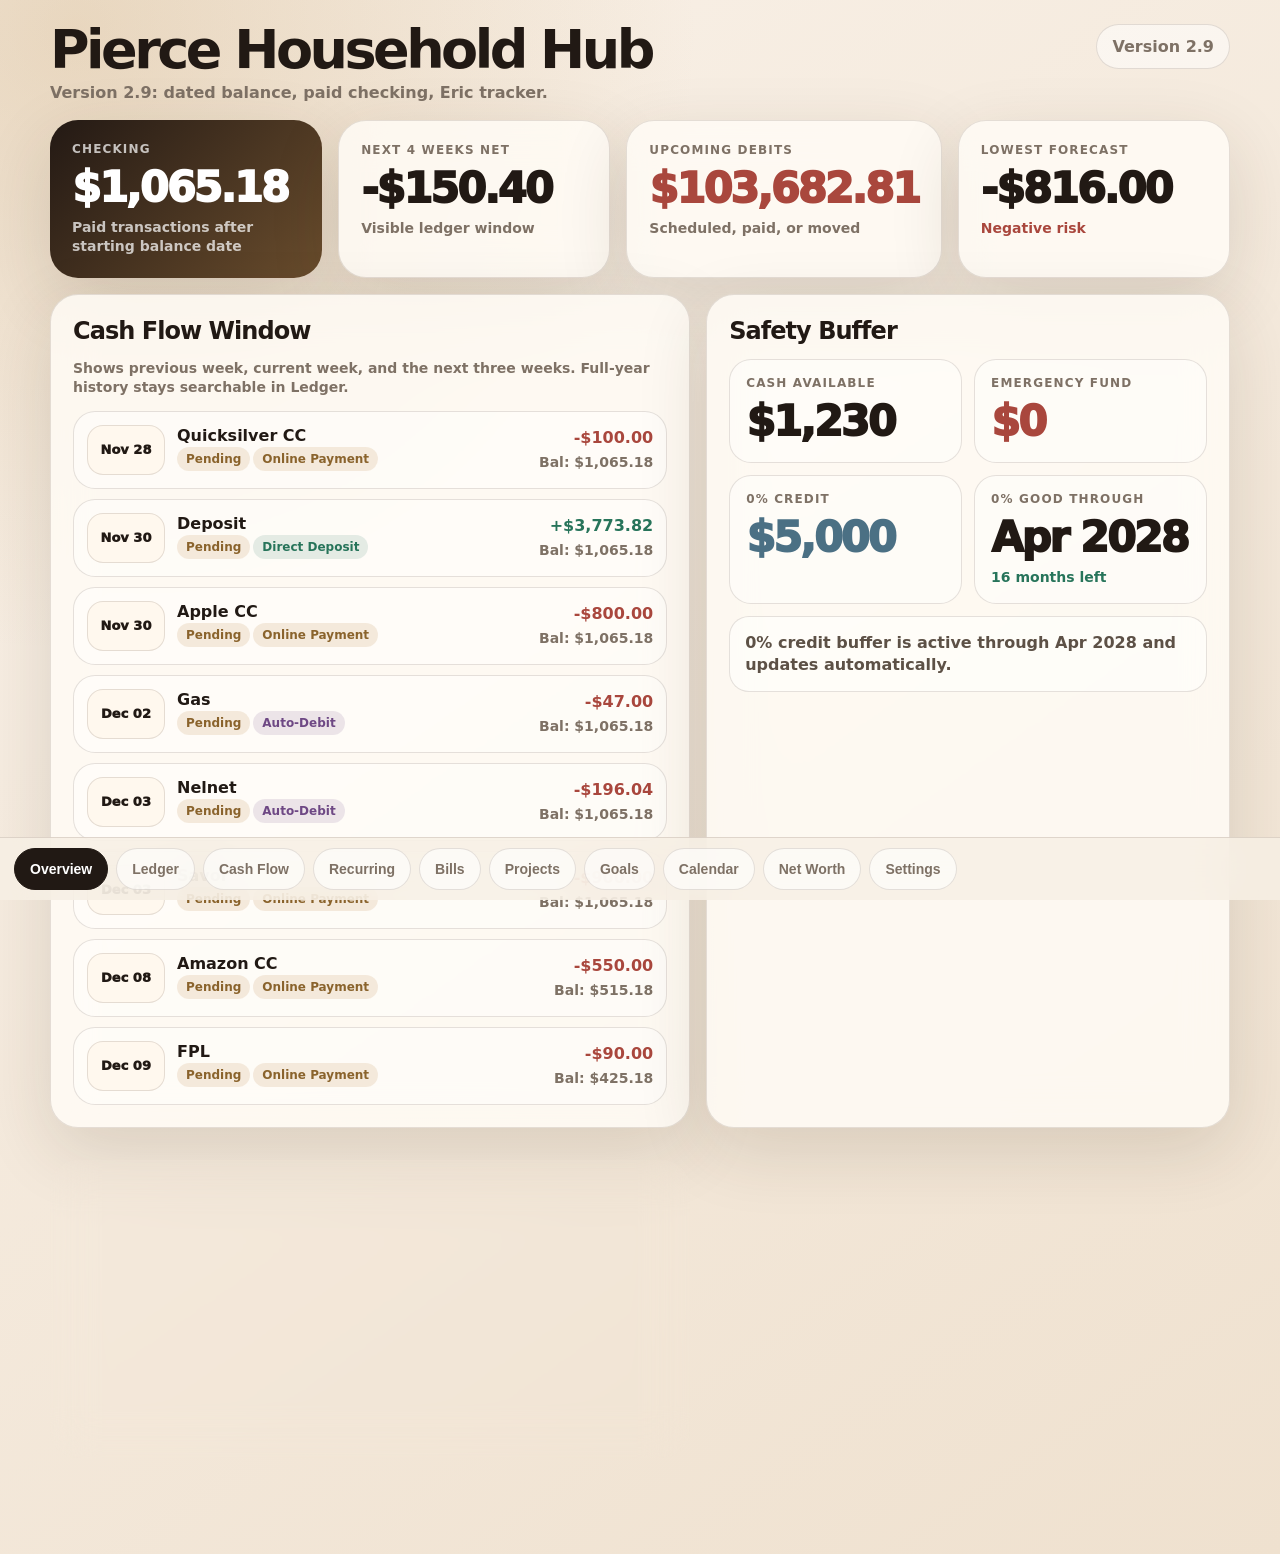
<file: archive/index_v3.0.html>
<!doctype html>
<html lang="en">
<head>
<meta charset="utf-8">
<meta name="viewport" content="width=device-width,initial-scale=1,viewport-fit=cover">
<meta name="apple-mobile-web-app-capable" content="yes">
<title>Pierce Household Hub 2.6</title>
<link rel="apple-touch-icon" href="apple-touch-icon.png">
<link rel="icon" type="image/png" href="apple-touch-icon.png">
<meta name="apple-mobile-web-app-title" content="Household Hub">
<meta name="theme-color" content="#211914">
<style>
:root{--bg:#f7efe4;--ink:#211914;--muted:#7e7165;--card:rgba(255,252,246,.84);--line:rgba(72,53,36,.14);--gold:#b98c4a;--green:#27745a;--red:#a9473d;--blue:#4b7084;--purple:#6e4884;--shadow:0 22px 70px rgba(56,39,22,.14);--safe-bottom:env(safe-area-inset-bottom)}
*{box-sizing:border-box;-webkit-tap-highlight-color:transparent}body{margin:0;font-family:-apple-system,BlinkMacSystemFont,"Segoe UI",system-ui,sans-serif;color:var(--ink);background:radial-gradient(circle at 6% 2%,rgba(185,140,74,.26),transparent 32%),linear-gradient(145deg,#f9f1e8,#efe1cf);padding:24px 18px calc(96px + var(--safe-bottom))}.app{max-width:1180px;margin:auto}header{display:flex;justify-content:space-between;gap:16px;align-items:flex-start;margin-bottom:18px}h1{margin:0;font-size:clamp(32px,5vw,54px);letter-spacing:-.065em;line-height:.95}.sub{color:var(--muted);font-weight:650;margin-top:8px}.badge{border:1px solid var(--line);background:rgba(255,255,255,.5);border-radius:999px;padding:12px 15px;color:var(--muted);font-weight:800}.grid{display:grid;gap:16px}.kpi{grid-template-columns:repeat(4,1fr)}.two{grid-template-columns:1.1fr .9fr}.three{grid-template-columns:repeat(3,1fr)}.card{border:1px solid var(--line);background:var(--card);backdrop-filter:blur(22px);border-radius:28px;box-shadow:var(--shadow);padding:22px}.hero{background:linear-gradient(135deg,#231914,#6a4d2d);color:white;border:0}.hero .label,.hero .hint{color:rgba(255,255,255,.72)}.label{text-transform:uppercase;letter-spacing:.095em;color:var(--muted);font-size:12px;font-weight:850}.value{font-size:clamp(27px,4vw,42px);letter-spacing:-.055em;font-weight:950;margin-top:7px}.hint{color:var(--muted);font-weight:650;font-size:14px;margin-top:6px;line-height:1.35}h2{margin:0 0 14px;font-size:24px;letter-spacing:-.04em}h3{margin:6px 0 10px;font-size:18px;letter-spacing:-.03em}.good{color:var(--green)}.bad{color:var(--red)}.blue{color:var(--blue)}.gold{color:var(--gold)}.tabs{position:fixed;z-index:10;left:0;right:0;bottom:0;padding:10px 14px calc(10px + var(--safe-bottom));display:flex;gap:8px;overflow:auto;background:rgba(247,239,228,.82);backdrop-filter:blur(24px);border-top:1px solid var(--line)}.tab{border:1px solid var(--line);background:rgba(255,255,255,.62);border-radius:999px;padding:12px 15px;color:var(--muted);font-weight:850;white-space:nowrap;font-size:14px}.tab.active{background:var(--ink);color:white;border-color:var(--ink)}.panel{display:none}.panel.active{display:block}table{width:100%;border-collapse:collapse}td,th{padding:13px 6px;border-bottom:1px solid var(--line);font-size:15px;vertical-align:middle}th{text-align:left;color:var(--muted);font-size:12px;letter-spacing:.08em;text-transform:uppercase}.amount{text-align:right;font-variant-numeric:tabular-nums;font-weight:850}.insight{margin-top:12px;border:1px solid var(--line);border-radius:20px;background:rgba(255,255,255,.52);padding:15px;font-weight:750;color:#5d5146;line-height:1.38}.quick{display:grid;grid-template-columns:repeat(2,1fr);gap:12px}.mini{padding:16px;border-radius:22px;background:rgba(255,255,255,.48);border:1px solid var(--line)}.flow{display:grid;gap:10px}.flowItem{display:grid;grid-template-columns:78px 1fr auto;gap:12px;align-items:center;background:rgba(255,255,255,.48);border:1px solid var(--line);border-radius:22px;padding:13px}.date{height:50px;border-radius:16px;background:#fff8ee;border:1px solid var(--line);display:flex;align-items:center;justify-content:center;font-weight:950;text-align:center;font-size:13px;line-height:1.05}.chip{display:inline-flex;border-radius:999px;padding:5px 9px;font-size:12px;font-weight:900;margin:2px 3px 2px 0}.credit,.cleared,.income,.paid,.directdeposit{background:rgba(39,116,90,.12);color:var(--green)}.debit,.skipped{background:rgba(169,71,61,.12);color:var(--red)}.scheduled,.pending{background:rgba(185,140,74,.16);color:#8a632c}.moved,.transfer{background:rgba(75,112,132,.12);color:var(--blue)}.autodebit{background:rgba(110,72,132,.13);color:var(--purple)}.onlinepayment{background:rgba(185,140,74,.16);color:#8a632c}.manualpayment,.other{background:rgba(33,25,20,.10);color:var(--ink)}.utilitybill,.creditcard{background:rgba(75,112,132,.12);color:var(--blue)}input,select,textarea{width:100%;font:inherit;border:1px solid var(--line);background:rgba(255,255,255,.68);border-radius:17px;padding:13px 14px;color:var(--ink);font-weight:650}textarea{min-height:48px;resize:vertical}.formgrid{display:grid;grid-template-columns:repeat(4,1fr);gap:12px}.formgrid .wide{grid-column:span 2}.actions{display:grid;grid-template-columns:1fr 165px 165px 165px;gap:12px;margin-bottom:14px}.ledgerWrap{overflow:auto;-webkit-overflow-scrolling:touch}.ledger{min-width:920px}.btn{border:1px solid var(--line);background:rgba(255,255,255,.72);border-radius:999px;padding:10px 13px;font-weight:850;color:var(--ink);cursor:pointer}.btn.primary{background:var(--ink);color:white;border-color:var(--ink)}.btn.goodbtn{background:rgba(39,116,90,.12);color:var(--green)}.btn.badbtn{background:rgba(169,71,61,.12);color:var(--red)}.btn.small{padding:7px 10px;font-size:12px}.row-cleared{background:rgba(39,116,90,.035)}.row-paid{background:rgba(39,116,90,.025)}.row-scheduled{background:rgba(185,140,74,.045)}.row-moved{background:rgba(75,112,132,.045)}.progress{height:12px;background:rgba(33,25,20,.1);border-radius:99px;overflow:hidden;margin:13px 0 4px}.bar{height:100%;border-radius:99px;background:linear-gradient(90deg,var(--gold),#e4c88c)}.bar.red{background:linear-gradient(90deg,#a9473d,#d78b73)}.bar.green{background:linear-gradient(90deg,#27745a,#80b090)}.ring{width:170px;height:170px;border-radius:50%;margin:12px auto;background:conic-gradient(var(--gold) 0deg,rgba(33,25,20,.1) 0deg);display:flex;align-items:center;justify-content:center}.ringInner{width:126px;height:126px;border-radius:50%;background:#fffaf2;border:1px solid var(--line);display:flex;align-items:center;justify-content:center;flex-direction:column}.big{font-size:34px;letter-spacing:-.05em;font-weight:950}.statusSelect{border-radius:999px;padding:8px 10px;font-size:12px;font-weight:900;min-width:118px;background:rgba(185,140,74,.16)}.dateInput{min-width:142px;padding:9px 10px;border-radius:999px;font-size:13px}.row-pending{background:rgba(185,140,74,.045)}.toolbar{display:flex;gap:10px;flex-wrap:wrap;margin-top:12px}.notice{font-size:13px;color:var(--muted);font-weight:700}.sectionTitle{display:flex;justify-content:space-between;gap:12px;align-items:center}.dangerZone{border-color:rgba(169,71,61,.25)}.btn,.tab,.statusSelect,.inlineSelect{min-height:38px;line-height:1.15;white-space:nowrap;display:inline-flex;align-items:center;justify-content:center}.btn{max-width:100%;text-align:center}.formgrid button{width:100%;min-width:0}.formgrid label{min-width:0}.ledger td,.ledger th{white-space:nowrap}.ledger td:nth-child(3){white-space:normal;min-width:150px}.inlineSelect{width:auto;min-width:130px;max-width:170px;border-radius:999px;padding:8px 30px 8px 10px;font-size:12px;font-weight:900;background:rgba(255,255,255,.72)}.ledger .dateInput{width:142px}.ledger{min-width:1040px}@media(max-width:900px){body{padding-left:14px;padding-right:14px}header{flex-direction:column}.kpi,.two,.three,.formgrid{grid-template-columns:1fr}.formgrid .wide{grid-column:span 1}.actions{grid-template-columns:1fr}.quick{grid-template-columns:1fr}.flowItem{grid-template-columns:64px 1fr}.flowItem .amount{text-align:left;grid-column:2}.sectionTitle{align-items:flex-start;flex-direction:column}}

/* v2.5 iPad landscape layout fixes: stop controls from trying to occupy the same physical space, a bold concept. */
.btn, .tab, select, input, textarea, .inlineSelect, .statusSelect{
  max-width:100%;
  min-width:0;
}
.btn{
  white-space:normal;
  min-height:44px;
  line-height:1.15;
  padding:11px 14px;
}
.toolbar{
  align-items:stretch;
}
.toolbar .btn,
.toolbar label.btn{
  flex:1 1 190px;
}
.formgrid{
  align-items:end;
}
.formgrid label,
.formgrid div{
  min-width:0;
}
.formgrid > button,
.formgrid > div:has(> button){
  grid-column:span 2;
  width:100%;
}
.formgrid > button,
.formgrid > div > button{
  width:100%;
}
@media (max-width:1400px){
  .formgrid{
    grid-template-columns:repeat(2,minmax(0,1fr)) !important;
  }
  .formgrid .wide{
    grid-column:span 2;
  }
  .panel[data-panel="Recurring"] .two,
  .panel[data-panel="Projects"] .two{
    grid-template-columns:1fr;
  }
  .panel[data-panel="Projects"] #projects.three{
    grid-template-columns:repeat(2,minmax(0,1fr));
  }
}
@media (max-width:720px){
  .formgrid,
  .panel[data-panel="Projects"] #projects.three{
    grid-template-columns:1fr !important;
  }
  .formgrid .wide,
  .formgrid > button,
  .formgrid > div:has(> button){
    grid-column:span 1;
  }
  .toolbar .btn,
  .toolbar label.btn{
    flex-basis:100%;
  }
}

/* v2.6 hard stop for iPad landscape overlap.
   The forms were still trying to be clever with two-column compression. They have been disciplined. */
@media (max-width:1400px){
  .panel[data-panel="Ledger"] #txForm.formgrid,
  .panel[data-panel="Recurring"] #ruleForm.formgrid,
  .panel[data-panel="Projects"] #projectForm .formgrid{
    grid-template-columns:1fr !important;
    gap:18px !important;
  }
  .panel[data-panel="Ledger"] #txForm.formgrid .wide,
  .panel[data-panel="Recurring"] #ruleForm.formgrid .wide,
  .panel[data-panel="Projects"] #projectForm .formgrid .wide,
  .panel[data-panel="Ledger"] #txForm.formgrid > button,
  .panel[data-panel="Ledger"] #txForm.formgrid > div:has(> button),
  .panel[data-panel="Recurring"] #ruleForm.formgrid > button,
  .panel[data-panel="Recurring"] #ruleForm.formgrid > div:has(> button),
  .panel[data-panel="Projects"] #projectForm .formgrid > button,
  .panel[data-panel="Projects"] #projectForm .formgrid > div:has(> button){
    grid-column:1 / -1 !important;
  }
  .panel[data-panel="Ledger"] #txForm label,
  .panel[data-panel="Recurring"] #ruleForm label,
  .panel[data-panel="Projects"] #projectForm label{
    display:flex !important;
    flex-direction:column !important;
    gap:8px !important;
    width:100% !important;
    overflow:visible !important;
  }
  .panel[data-panel="Ledger"] #txForm input,
  .panel[data-panel="Ledger"] #txForm select,
  .panel[data-panel="Ledger"] #txForm textarea,
  .panel[data-panel="Recurring"] #ruleForm input,
  .panel[data-panel="Recurring"] #ruleForm select,
  .panel[data-panel="Recurring"] #ruleForm textarea,
  .panel[data-panel="Projects"] #projectForm input,
  .panel[data-panel="Projects"] #projectForm select,
  .panel[data-panel="Projects"] #projectForm textarea{
    width:100% !important;
    min-width:0 !important;
    max-width:100% !important;
    height:auto !important;
    min-height:58px !important;
    font-size:18px !important;
  }
  .panel[data-panel="Ledger"] #txForm input[type="date"],
  .panel[data-panel="Recurring"] #ruleForm input[type="date"],
  .panel[data-panel="Projects"] #projectForm input[type="date"]{
    -webkit-appearance:none;
    appearance:none;
    text-align:left;
  }
  .panel[data-panel="Projects"] .grid.two{
    grid-template-columns:1fr !important;
  }
  .toolbar{
    display:grid !important;
    grid-template-columns:1fr !important;
  }
}
@media (min-width:1401px){
  .panel[data-panel="Ledger"] #txForm.formgrid{grid-template-columns:repeat(4,minmax(0,1fr));}
  .panel[data-panel="Recurring"] #ruleForm.formgrid{grid-template-columns:repeat(2,minmax(0,1fr)) !important;}
  .panel[data-panel="Projects"] #projectForm .formgrid{grid-template-columns:repeat(4,minmax(0,1fr));}
}

/* v2.7: iPad landscape fix. Native iOS date inputs have a goofy intrinsic width, because apparently calendars need mansions. */
@media (max-width:1400px){
  .app{max-width:1080px !important;}
  .panel[data-panel="Ledger"] #txForm.formgrid,
  .panel[data-panel="Recurring"] #ruleForm.formgrid,
  .panel[data-panel="Projects"] #projectForm .formgrid{
    display:grid !important;
    grid-template-columns:1fr !important;
    gap:20px !important;
  }
  .panel[data-panel="Ledger"] #txForm.formgrid > *,
  .panel[data-panel="Recurring"] #ruleForm.formgrid > *,
  .panel[data-panel="Projects"] #projectForm .formgrid > *{
    grid-column:1 / -1 !important;
    min-width:0 !important;
    width:100% !important;
    max-width:100% !important;
  }
  input[type="date"]{
    width:100% !important;
    min-width:0 !important;
    max-width:100% !important;
    display:block !important;
    -webkit-appearance:none !important;
    appearance:none !important;
  }
  .panel[data-panel="Ledger"] #txForm input,
  .panel[data-panel="Ledger"] #txForm select,
  .panel[data-panel="Ledger"] #txForm textarea,
  .panel[data-panel="Recurring"] #ruleForm input,
  .panel[data-panel="Recurring"] #ruleForm select,
  .panel[data-panel="Recurring"] #ruleForm textarea,
  .panel[data-panel="Projects"] #projectForm input,
  .panel[data-panel="Projects"] #projectForm select,
  .panel[data-panel="Projects"] #projectForm textarea,
  .panel[data-panel="Projects"] #projectForm button{
    width:100% !important;
    max-width:100% !important;
    min-width:0 !important;
  }
}



/* v2.8: Cleaner iPad landscape form layout.
   Not single-filed like a DMV line, but still safe from native date input chaos. */
@media (min-width:900px) and (max-width:1400px){
  .app{max-width:1180px !important;}
  .panel[data-panel="Ledger"] #txForm.formgrid,
  .panel[data-panel="Recurring"] #ruleForm.formgrid,
  .panel[data-panel="Projects"] #projectForm .formgrid{
    display:grid !important;
    grid-template-columns:repeat(12,minmax(0,1fr)) !important;
    gap:14px 18px !important;
    align-items:end !important;
  }
  .panel[data-panel="Ledger"] #txForm.formgrid > *,
  .panel[data-panel="Recurring"] #ruleForm.formgrid > *,
  .panel[data-panel="Projects"] #projectForm .formgrid > *{
    min-width:0 !important;
    max-width:100% !important;
    width:100% !important;
  }
  .panel[data-panel="Ledger"] #txForm label,
  .panel[data-panel="Recurring"] #ruleForm label,
  .panel[data-panel="Projects"] #projectForm label{
    display:flex !important;
    flex-direction:column !important;
    gap:7px !important;
  }
  .panel[data-panel="Ledger"] #txForm input,
  .panel[data-panel="Ledger"] #txForm select,
  .panel[data-panel="Ledger"] #txForm textarea,
  .panel[data-panel="Recurring"] #ruleForm input,
  .panel[data-panel="Recurring"] #ruleForm select,
  .panel[data-panel="Recurring"] #ruleForm textarea,
  .panel[data-panel="Projects"] #projectForm input,
  .panel[data-panel="Projects"] #projectForm select,
  .panel[data-panel="Projects"] #projectForm textarea{
    width:100% !important;
    min-width:0 !important;
    max-width:100% !important;
    min-height:54px !important;
    font-size:17px !important;
  }
  input[type="date"]{
    -webkit-appearance:none !important;
    appearance:none !important;
    text-align:center !important;
    overflow:hidden !important;
  }

  /* Add Ledger Entry */
  .panel[data-panel="Ledger"] #txForm label:nth-of-type(1){grid-column:span 3 !important;}
  .panel[data-panel="Ledger"] #txForm label:nth-of-type(2){grid-column:span 3 !important;}
  .panel[data-panel="Ledger"] #txForm label:nth-of-type(3){grid-column:span 3 !important;}
  .panel[data-panel="Ledger"] #txForm label:nth-of-type(4){grid-column:span 3 !important;}
  .panel[data-panel="Ledger"] #txForm label:nth-of-type(5){grid-column:span 3 !important;}
  .panel[data-panel="Ledger"] #txForm label:nth-of-type(6){grid-column:span 4 !important;}
  .panel[data-panel="Ledger"] #txForm label:nth-of-type(7){grid-column:span 5 !important;}
  .panel[data-panel="Ledger"] #txForm label:nth-of-type(8){grid-column:span 3 !important;}
  .panel[data-panel="Ledger"] #txForm label:nth-of-type(9){grid-column:span 6 !important;}
  .panel[data-panel="Ledger"] #txForm > div{grid-column:span 3 !important;}
  .panel[data-panel="Ledger"] #txForm > div .btn{min-height:54px !important;}

  /* Recurring */
  .panel[data-panel="Recurring"] #ruleForm label:nth-of-type(1){grid-column:span 6 !important;}
  .panel[data-panel="Recurring"] #ruleForm label:nth-of-type(2){grid-column:span 3 !important;}
  .panel[data-panel="Recurring"] #ruleForm label:nth-of-type(3){grid-column:span 3 !important;}
  .panel[data-panel="Recurring"] #ruleForm label:nth-of-type(4){grid-column:span 4 !important;}
  .panel[data-panel="Recurring"] #ruleForm label:nth-of-type(5){grid-column:span 4 !important;}
  .panel[data-panel="Recurring"] #ruleForm label:nth-of-type(6){grid-column:span 4 !important;}
  .panel[data-panel="Recurring"] #ruleForm label:nth-of-type(7){grid-column:span 3 !important;}
  .panel[data-panel="Recurring"] #ruleForm label:nth-of-type(8){grid-column:span 3 !important;}
  .panel[data-panel="Recurring"] #ruleForm label:nth-of-type(9){grid-column:span 3 !important;}
  .panel[data-panel="Recurring"] #ruleForm > div{grid-column:span 3 !important;}
  .panel[data-panel="Recurring"] #ruleForm > div .btn{min-height:54px !important;}

  /* Project spending */
  .panel[data-panel="Projects"] #projectForm .formgrid label:nth-of-type(1){grid-column:span 3 !important;}
  .panel[data-panel="Projects"] #projectForm .formgrid label:nth-of-type(2){grid-column:span 3 !important;}
  .panel[data-panel="Projects"] #projectForm .formgrid label:nth-of-type(3){grid-column:span 3 !important;}
  .panel[data-panel="Projects"] #projectForm .formgrid label:nth-of-type(4){grid-column:span 3 !important;}
  .panel[data-panel="Projects"] #projectForm .formgrid label:nth-of-type(5){grid-column:span 7 !important;}
  .panel[data-panel="Projects"] #projectForm .formgrid > button{grid-column:span 5 !important;min-height:54px !important;}

  .panel[data-panel="Recurring"] .toolbar{grid-template-columns:repeat(2,minmax(0,1fr)) !important;}
}

@media (max-width:899px){
  .panel[data-panel="Ledger"] #txForm.formgrid,
  .panel[data-panel="Recurring"] #ruleForm.formgrid,
  .panel[data-panel="Projects"] #projectForm .formgrid{
    grid-template-columns:1fr !important;
  }
}



/* v3.0 portrait tab bar fix: tabs keep natural width and scroll horizontally */
.tabs{
  overflow-x:auto;
  overflow-y:hidden;
  justify-content:flex-start;
  scroll-snap-type:x proximity;
  -webkit-overflow-scrolling:touch;
}
.tab{
  flex:0 0 auto;
  scroll-snap-align:start;
}
.tabs::-webkit-scrollbar{display:none}
.tabs{scrollbar-width:none}
@media (orientation: portrait){
  body{padding-bottom:calc(106px + var(--safe-bottom));}
  .tabs{
    gap:10px;
    padding-left:16px;
    padding-right:16px;
    mask-image:linear-gradient(90deg, transparent 0, #000 18px, #000 calc(100% - 34px), transparent 100%);
    -webkit-mask-image:linear-gradient(90deg, transparent 0, #000 18px, #000 calc(100% - 34px), transparent 100%);
  }
  .tab{
    min-width:max-content;
    padding:13px 18px;
    font-size:15px;
  }
}
</style>
</head>
<body>
<div class="app"><header><div><h1>Pierce Household Hub</h1><div class="sub">Version 2.9: dated balance, paid checking, Eric tracker.</div></div><div class="badge">Version 2.9</div></header><main>
<section class="panel active" data-panel="Overview"><div class="grid kpi"><div class="card hero"><div class="label">Checking</div><div class="value" id="kpiChecking">$0</div><div class="hint">Paid transactions after starting balance date</div></div><div class="card"><div class="label">Next 4 Weeks Net</div><div class="value" id="kpiNet">$0</div><div class="hint">Visible ledger window</div></div><div class="card"><div class="label">Upcoming Debits</div><div class="value bad" id="kpiDebits">$0</div><div class="hint">Scheduled, paid, or moved</div></div><div class="card"><div class="label">Lowest Forecast</div><div class="value" id="kpiLowest">$0</div><div class="hint" id="kpiRisk">Calculating</div></div></div><div class="grid two" style="margin-top:16px"><div class="card"><h2>Cash Flow Window</h2><div class="hint">Shows previous week, current week, and the next three weeks. Full-year history stays searchable in Ledger.</div><div id="overviewFlow" class="flow" style="margin-top:14px"></div></div><div class="card"><h2>Safety Buffer</h2><div class="quick"><div class="mini"><div class="label">Cash Available</div><div class="value">$1,230</div></div><div class="mini"><div class="label">Emergency Fund</div><div class="value bad">$0</div></div><div class="mini"><div class="label">0% Credit</div><div class="value blue">$5,000</div></div><div class="mini"><div class="label">0% Good Through</div><div class="value" id="creditGoodThrough">Apr 2028</div><div class="hint" id="creditMonthsLeft">Calculating...</div></div></div><div class="insight" id="creditStatusNote">0% credit window updates automatically based on today’s date.</div></div><div class="card" style="margin-top:16px"><h2>Quick Actions</h2><div class="quick"><button class="btn primary" onclick="goPanel('Ledger');document.getElementById('txDate').focus()">Add Transaction</button><button class="btn" onclick="goPanel('Recurring')">Manage Recurring</button><button class="btn" onclick="exportBackup()">Export Backup</button><label class="btn" style="text-align:center">Import Backup<input type="file" accept="application/json" onchange="importBackup(event)" style="display:none"></label></div><div class="insight">Data saves in this browser. Keep backup JSON files in iCloud. Because syncing a browser database from a folder would apparently be too sensible.</div></div></section>
<section class="panel" data-panel="Ledger"><div class="grid kpi" style="margin-bottom:16px"><div class="card hero"><div class="label">Current Checking</div><div class="value" id="ledgerChecking">$0</div></div><div class="card"><div class="label">Visible Credits</div><div class="value good" id="visibleCredits">$0</div></div><div class="card"><div class="label">Visible Debits</div><div class="value bad" id="visibleDebits">$0</div></div><div class="card"><div class="label">Projected End</div><div class="value" id="visibleEnd">$0</div></div></div><div class="card" style="margin-bottom:16px"><div class="sectionTitle"><div><h2>Misc Allowance Tracker</h2><div class="hint">Manual Misc transactions are grouped by pay-period so the allowance stays a budget target, not a fake bill haunting the cash flow.</div></div><div class="mini" style="min-width:150px"><div class="label">Allowance</div><div class="value" id="miscBudgetValue">$150</div></div></div><div class="quick" id="miscAllowanceCards" style="margin-top:14px"></div><div class="insight" id="miscAllowanceNote">Add Misc expenses manually. The widget tracks whether the current pay period is under or over budget.</div></div><div class="card" style="margin-bottom:16px"><div class="sectionTitle"><div><h2>Eric Transfer Tracker</h2><div class="hint">Add each Eric transfer manually. This tracks the monthly $1,200 target without creating a fake pending deposit.</div></div><div class="mini" style="min-width:150px"><div class="label">Monthly Target</div><div class="value" id="ericTargetValue">$1,200</div></div></div><div class="quick" id="ericTransferCards" style="margin-top:14px"></div><div class="insight" id="ericTransferNote">Manual Eric transfers are grouped by calendar month.</div></div><div class="card" style="margin-bottom:16px"><div class="sectionTitle"><h2>Add Ledger Entry</h2><button class="btn small" onclick="clearForm()">Clear Form</button></div><form id="txForm" class="formgrid"><label>Date<input id="txDate" type="date" required></label><label>Amount<input id="txAmount" type="number" step="0.01" required placeholder="0.00"></label><label>Type<select id="txType"><option value="debit">Debit</option><option value="credit">Credit</option></select></label><label>Status<select id="txStatus"><option>Pending</option><option>Scheduled</option><option>Paid</option></select></label><label>Category<select id="txCategory"></select></label><label>Saved Description<select id="txDescriptionSelect" onchange="useSavedDescription(this.value)"></select></label><label class="wide">Description<input id="txDescription" type="text" placeholder="Type a new or selected description" required autocomplete="off"></label><label>Method<select id="txMethod"></select></label><label class="wide">Notes<textarea id="txNotes" placeholder="Optional note"></textarea></label><div style="display:flex;align-items:end;gap:10px"><button class="btn primary" type="submit">Add Entry</button></div></form></div><div class="card"><div class="sectionTitle"><div><h2>Transaction Ledger</h2><div class="hint">Default display: previous 1 week, current week, future 3 weeks. Toggle full year when you need receipts, accountability, or other emotional damage.</div></div><button id="toggleView" class="btn" onclick="toggleLedgerView()">Show Full Year</button></div><div class="actions" style="margin-top:14px"><input id="search" placeholder="Search description/category/method/status..."><select id="statusFilter"><option value="All">All statuses</option><option>Pending</option><option>Scheduled</option><option>Paid</option></select><select id="typeFilter"><option value="All">All types</option><option value="credit">Credits</option><option value="debit">Debits</option></select><select id="methodFilter"><option value="All">All methods</option></select></div><div class="ledgerWrap"><div id="ledgerTable"></div></div></div></section>
<section class="panel" data-panel="Cash Flow"><div class="card"><h2>Running Balance Forecast</h2><div class="hint">Generated from saved ledger entries and recurring rules.</div><div id="cashFlow" class="flow" style="margin-top:14px"></div></div></section>
<section class="panel" data-panel="Recurring"><div class="grid two"><div class="card"><h2>Add / Edit Recurring Rule</h2><form id="ruleForm" class="formgrid" style="grid-template-columns:1fr 1fr"><input type="hidden" id="ruleId"><label>Description<input id="ruleDesc" list="descriptionList" required></label><label>Amount<input id="ruleAmount" type="number" step="0.01" required></label><label>Type<select id="ruleType"><option value="debit">Debit</option><option value="credit">Credit</option></select></label><label>Category<select id="ruleCategory"></select></label><label>Method<select id="ruleMethod"></select></label><label>Monthly Day<input id="ruleDay" type="number" min="1" max="31" required></label><label>Start Date<input id="ruleStart" type="date"></label><label>End Date<input id="ruleEnd" type="date"></label><label>Status<select id="ruleActive"><option value="true">Active</option><option value="false">Inactive</option></select></label><div style="display:flex;align-items:end"><button class="btn primary" type="submit">Save Rule</button></div></form><div class="toolbar"><button class="btn" onclick="generateYearFromRules()">Generate / Refresh Year</button><button class="btn" onclick="clearRuleForm()">Clear Rule Form</button></div><div class="insight">Refreshing the year adds missing scheduled transactions from active rules. It does not overwrite entries you edited, paid, moved, or cleared. Tiny miracle.</div></div><div class="card"><h2>Recurring Rules</h2><div id="rulesTable"></div></div></div></section>
<section class="panel" data-panel="Bills"><div class="grid two"><div class="card"><h2>15th Pay Cycle</h2><div id="cycle15"></div></div><div class="card"><h2>30th Pay Cycle</h2><div id="cycle30"></div></div></div></section>
<section class="panel" data-panel="Projects"><div class="grid two" style="margin-bottom:16px"><div class="card"><h2>Add Project Spending</h2><form id="projectForm"><div class="formgrid"><label>Date<input id="projectDate" type="date" required></label><label>Project Category<select id="projectCategory"></select></label><label>Credit Card<select id="projectCard"><option>Apple CC</option><option>Savor</option><option>Amazon CC</option><option>Chase CC</option><option>Wells Fargo CC</option><option>Lowes CC</option><option>Quicksilver CC</option><option>Other</option></select></label><label>Amount<input id="projectAmount" type="number" step="0.01" min="0" required></label><label class="wide">Notes<input id="projectNotes" placeholder="Optional note, because apparently every receipt wants a memoir."></label><button class="btn primary" type="submit">Add Project Spend</button></div></form><div class="insight">Project spending is tracked here only. It does not create a separate ledger item because the credit card payment already handles the cash-flow side.</div></div><div class="card"><h2>Project Spending History</h2><div id="projectHistory"></div></div></div><div class="grid three" id="projects"></div></section>
<section class="panel" data-panel="Goals"><div class="grid two"><div class="card"><h2>Home Projects 2026</h2><div class="ring"><div class="ringInner"><div class="big">0%</div><div class="hint">$0 saved</div></div></div><div class="insight">At the current planned margin of $249.60/month, the $5,000 project goal takes about 20 months.</div></div><div class="card"><h2>Funding Forecast</h2><table><tr><th>Goal</th><th class="amount">Est. Time</th></tr><tr><td>Entry Table</td><td class="amount">2 months</td></tr><tr><td>Laundry Room</td><td class="amount">8 months</td></tr><tr><td>$5,000 Project Goal</td><td class="amount">20 months</td></tr></table></div></div></section>
<section class="panel" data-panel="Calendar"><div class="card"><h2>Financial Calendar</h2><div class="hint" style="margin-bottom:14px">Recurring monthly cash-flow rules generated from your budget schedule.</div><div id="financialCalendar"></div></div></section>
<section class="panel" data-panel="Net Worth"><div class="grid two"><div class="card"><h2>Assets</h2><table><tr><td>Checking</td><td class="amount" id="nwChecking">$0</td></tr><tr><td>HYSA</td><td class="amount" id="nwHysa">$0</td></tr><tr><td>Estimated Home Value</td><td class="amount" id="nwHomeValue">$0</td></tr><tr><th>Total Assets</th><th class="amount" id="nwAssets">$0</th></tr></table></div><div class="card"><h2>Liabilities</h2><table><tr><td>Mortgage</td><td class="amount bad" id="nwMortgage">$0</td></tr><tr><td>Estimated Home Equity</td><td class="amount good" id="nwEquity">$0</td></tr><tr><th>Net Worth</th><th class="amount" id="nwNetWorth">$0</th></tr></table></div></div></section>
<section class="panel" data-panel="Settings"><div class="grid two"><div class="card"><h2>Settings</h2><label>Starting Checking Balance<input id="settingChecking" type="number" step="0.01"></label><label>Starting Balance Date<input id="settingCheckingDate" type="date"></label><label>HYSA Balance<input id="settingHysa" type="number" step="0.01"></label><label>Estimated Home Value<input id="settingHomeValue" type="number" step="0.01"></label><label>Mortgage Balance<input id="settingMortgage" type="number" step="0.01"></label><label>Misc Allowance Per Pay Period<input id="settingMiscAllowance" type="number" step="0.01"></label><label>Eric Monthly Transfer Target<input id="settingEricTarget" type="number" step="0.01"></label><div class="toolbar"><button class="btn primary" onclick="saveSettingsFromInputs()">Save Settings</button><button class="btn" onclick="exportBackup()">Export Backup</button><label class="btn">Import Backup<input type="file" accept="application/json" onchange="importBackup(event)" style="display:none"></label></div><div class="insight">Starting Checking Balance is treated as the bank balance as of the selected date. Paid transactions after that date update Current Checking automatically. These settings now feed Overview and Net Worth. Yes, numbers in one place updating everywhere. Society staggers forward.</div></div><div class="card dangerZone"><h2>Reset</h2><div class="hint">Only use this if the dashboard gets messy and deserves consequences.</div><div class="toolbar"><button class="btn badbtn" onclick="resetDemoData()">Reset to Seed Data</button><button class="btn badbtn" onclick="wipeAllData()">Wipe All Saved Data</button></div></div></div></section>
</main></div><nav class="tabs" id="tabs"></nav>
<script>
const APP_KEY="pierceHubV23";
const panels=["Overview","Ledger","Cash Flow","Recurring","Bills","Projects","Goals","Calendar","Net Worth","Settings"],tabs=document.getElementById("tabs");
panels.forEach((p,i)=>{const b=document.createElement("button");b.className="tab"+(i===0?" active":"");b.textContent=p;b.onclick=()=>goPanel(p);tabs.appendChild(b)});
function goPanel(p){document.querySelectorAll(".tab").forEach(x=>x.classList.toggle("active",x.textContent===p));document.querySelectorAll(".panel").forEach(x=>x.classList.toggle("active",x.dataset.panel===p));const activeTab=[...document.querySelectorAll(".tab")].find(x=>x.textContent===p);if(activeTab)activeTab.scrollIntoView({behavior:"smooth",inline:"center",block:"nearest"});window.scrollTo({top:0,behavior:"smooth"})}
const money=n=>(Number(n)||0).toLocaleString(undefined,{style:"currency",currency:"USD"});
const iso=d=>{const x=new Date(d);x.setMinutes(x.getMinutes()-x.getTimezoneOffset());return x.toISOString().slice(0,10)};
const today=()=>iso(new Date());
const parseLocal=s=>{const [y,m,d]=String(s).split("-").map(Number);return new Date(y,m-1,d)};
const addDays=(s,n)=>{const d=parseLocal(s);d.setDate(d.getDate()+n);return iso(d)};
const fmt=s=>parseLocal(s).toLocaleDateString("en-US",{month:"short",day:"2-digit"});
const cleanClass=s=>String(s||"").replace(/[^a-zA-Z]/g,"").toLowerCase();
const uid=()=>"id"+Date.now().toString(36)+Math.random().toString(36).slice(2,7);
const seed={settings:{checking:1065.18,checkingDate:today(),hysa:164.91,homeValue:592390,mortgage:489937.28,miscAllowance:150,ericTarget:1200},projects:[{name:"Landscaping 2026",budget:2500,baseSpent:2383.33},{name:"Laundry Room",budget:2000,baseSpent:0},{name:"Table Extension",budget:4000,baseSpent:0},{name:"Kitchen Cabinet Extension",budget:4000,baseSpent:0},{name:"Entry Table",budget:300,baseSpent:0}],projectTransactions:[],categories:["Income","Home","Credit Card","Utility","Loan","Transfer","Misc"],methods:["Direct Deposit","Transfer","Auto-Debit","Online Payment","Manual Payment","Credit Card","Other"],descriptions:["Dividen","Apple CC","Gas","Nelnet","Savor","Amazon CC","FPL","Chase CC","Mortgage","Wells Fargo CC","Lowes CC","Eric","Quicksilver CC","Deposit"],rules:[
{desc:"Deposit",cat:"Income",method:"Direct Deposit",amount:3773.82,day:15,type:"credit",active:true,start:"2026-01-01",end:""},{desc:"Deposit",cat:"Income",method:"Direct Deposit",amount:3773.82,day:30,type:"credit",active:true,start:"2026-01-01",end:""},{desc:"Mortgage",cat:"Home",method:"Online Payment",amount:4115,day:15,type:"debit",active:true,start:"2026-01-01",end:""},{desc:"Wells Fargo CC",cat:"Credit Card",method:"Online Payment",amount:100,day:14,type:"debit",active:true,start:"2026-01-01",end:""},{desc:"Lowes CC",cat:"Credit Card",method:"Online Payment",amount:500,day:26,type:"debit",active:true,start:"2026-01-01",end:""},{desc:"Quicksilver CC",cat:"Credit Card",method:"Online Payment",amount:100,day:28,type:"debit",active:true,start:"2026-01-01",end:""},{desc:"Apple CC",cat:"Credit Card",method:"Online Payment",amount:800,day:30,type:"debit",active:true,start:"2026-01-01",end:""},{desc:"Gas",cat:"Utility",method:"Auto-Debit",amount:47,day:2,type:"debit",active:true,start:"2026-01-01",end:""},{desc:"Nelnet",cat:"Loan",method:"Auto-Debit",amount:196.04,day:3,type:"debit",active:true,start:"2026-01-01",end:""},{desc:"Savor",cat:"Credit Card",method:"Online Payment",amount:900,day:3,type:"debit",active:true,start:"2026-01-01",end:""},{desc:"Amazon CC",cat:"Credit Card",method:"Online Payment",amount:550,day:8,type:"debit",active:true,start:"2026-01-01",end:""},{desc:"FPL",cat:"Utility",method:"Online Payment",amount:90,day:9,type:"debit",active:true,start:"2026-01-01",end:""},{desc:"Chase CC",cat:"Credit Card",method:"Online Payment",amount:800,day:21,type:"debit",active:true,start:"2026-01-01",end:""}],transactions:[]};
let state=loadState(), showFullYear=false;state.projects=state.projects||structuredClone(seed.projects);state.projectTransactions=state.projectTransactions||[];state.settings={...seed.settings,...(state.settings||{})};migrateV29();
function loadState(){try{const raw=localStorage.getItem(APP_KEY);if(raw){const s=JSON.parse(raw);return {...seed,...s,settings:{...seed.settings,...(s.settings||{})},projects:s.projects||seed.projects,projectTransactions:s.projectTransactions||[]}}}catch(e){} const s=structuredClone(seed);return s}
function save(){localStorage.setItem(APP_KEY,JSON.stringify(state));}
function migrateV29(){state.settings={...seed.settings,...(state.settings||{})};if(!state.settings.checkingDate)state.settings.checkingDate=today();if(!state.settings.ericTarget)state.settings.ericTarget=1200;state.rules=(state.rules||[]).filter(r=>!(String(r.desc).toLowerCase()==="eric"&&Number(r.amount)===1200&&r.type==="credit"));state.transactions=(state.transactions||[]).filter(t=>!(String(t.desc).toLowerCase()==="eric"&&Number(t.amount)===1200&&t.type==="credit"&&(t.ruleKey||"").startsWith("Eric|")&&(t.status==="Pending"||t.status==="Scheduled")));save();}
function baseBalanceDate(){return state.settings.checkingDate||today();}
function afterBaseDate(t){return !baseBalanceDate() || t.date>baseBalanceDate();}
function signedAmount(t){return t.type==="credit"?Number(t.amount):-Number(t.amount);}
function actualChecking(){return (Number(state.settings.checking)||0)+sortedTx().filter(t=>t.status==="Paid"&&afterBaseDate(t)).reduce((s,t)=>s+signedAmount(t),0);}
function ensureLists(){state.categories=[...new Set([...(state.categories||seed.categories)])];state.methods=[...new Set([...(state.methods||seed.methods)])];state.descriptions=[...new Set([...(state.descriptions||seed.descriptions),...state.rules.map(r=>r.desc),...state.transactions.map(t=>t.desc)].filter(Boolean))];}
function fillSelect(id,items,val){const el=document.getElementById(id);if(!el)return;el.innerHTML=items.map(x=>`<option>${x}</option>`).join("");if(val)el.value=val;}
function refreshControls(){ensureLists();["txCategory","ruleCategory"].forEach(id=>fillSelect(id,state.categories));["txMethod","ruleMethod","methodFilter"].forEach(id=>{const el=document.getElementById(id); if(id==="methodFilter") el.innerHTML='<option value="All">All methods</option>'+state.methods.map(x=>`<option>${x}</option>`).join(""); else fillSelect(id,state.methods)});const descSel=document.getElementById("txDescriptionSelect");if(descSel){const current=descSel.value;descSel.innerHTML=`<option value="">Select saved description...</option>`+state.descriptions.map(x=>`<option>${x}</option>`).join("");descSel.value=current;}document.getElementById("settingChecking").value=state.settings.checking;const cd=document.getElementById("settingCheckingDate");if(cd)cd.value=state.settings.checkingDate||today();const h=document.getElementById("settingHysa");if(h)h.value=state.settings.hysa||0;const hv=document.getElementById("settingHomeValue");if(hv)hv.value=state.settings.homeValue||0;const mt=document.getElementById("settingMortgage");if(mt)mt.value=state.settings.mortgage||0;const miscInput=document.getElementById("settingMiscAllowance");if(miscInput)miscInput.value=state.settings.miscAllowance||150;const et=document.getElementById("settingEricTarget");if(et)et.value=state.settings.ericTarget||1200;const pc=document.getElementById("projectCategory");if(pc){pc.innerHTML=(state.projects||[]).map(p=>`<option>${p.name}</option>`).join("");}const pd=document.getElementById("projectDate");if(pd&&!pd.value)pd.value=today();}
function addKnown(t){if(t.desc&&!state.descriptions.includes(t.desc))state.descriptions.push(t.desc);if(t.cat&&!state.categories.includes(t.cat))state.categories.push(t.cat);if(t.method&&!state.methods.includes(t.method))state.methods.push(t.method);}
function ruleDate(rule,y,m){const last=new Date(y,m+1,0).getDate();return iso(new Date(y,m,Math.min(rule.day,last)));}
function generateYearFromRules(){const base=parseLocal(today());const y=base.getFullYear();let added=0;state.rules.forEach(r=>{if(!r.active)return;for(let m=0;m<12;m++){const date=ruleDate(r,y,m);if(r.start&&date<r.start)continue;if(r.end&&date>r.end)continue;const key=`${r.desc}|${date}|${r.amount}|${r.type}`;if(!state.transactions.some(t=>t.ruleKey===key)){state.transactions.push({id:uid(),date,desc:r.desc,cat:r.cat,method:r.method,amount:Number(r.amount),type:r.type,status:"Pending",notes:"",ruleKey:key,createdAt:new Date().toISOString()});added++;}}});save();renderAll();alert(`Generated ${added} missing scheduled transactions. Spreadsheet goblin defeated.`)}
if(!state.transactions||!state.transactions.length){generateYearFromRules();}
function sortedTx(){return [...state.transactions].sort((a,b)=>a.date.localeCompare(b.date)|| (a.type==="credit"?-1:1) || a.desc.localeCompare(b.desc));}
function visibleWindow(){const start=addDays(today(),-7), end=addDays(today(),21);return {start,end};}
function filteredTx(){const q=(document.getElementById("search")?.value||"").toLowerCase(),sf=document.getElementById("statusFilter")?.value||"All",tf=document.getElementById("typeFilter")?.value||"All",mf=document.getElementById("methodFilter")?.value||"All",w=visibleWindow();return sortedTx().filter(t=>(showFullYear||(t.date>=w.start&&t.date<=w.end))&&(sf==="All"||t.status===sf)&&(tf==="All"||t.type===tf)&&(mf==="All"||t.method===mf)&&([t.desc,t.cat,t.method,t.status,t.notes].join(" ").toLowerCase().includes(q)));}
function runningRows(list=sortedTx()){let run=Number(state.settings.checking)||0;return list.map(t=>{if(afterBaseDate(t))run+=signedAmount(t);return {...t,running:run}})}
function optionList(items,current){return items.map(x=>`<option ${x===current?'selected':''}>${x}</option>`).join("");}
function renderLedger(){
 const rows=filteredTx(), runMap=Object.fromEntries(runningRows().map(r=>[r.id,r.running]));
 document.getElementById("ledgerTable").innerHTML=`<table class="ledger"><tr><th>Date</th><th>Status</th><th>Description</th><th>Category</th><th>Method</th><th class="amount">Amount</th><th class="amount">Running Balance</th></tr>`+
 rows.map(t=>{
  const signed=t.type==="credit"?Number(t.amount):-Number(t.amount);
  return `<tr class="row-${cleanClass(t.status)}"><td><input class="dateInput" type="date" value="${t.date}" onchange="moveTx('${t.id}',this.value)"></td><td><select class="statusSelect" onchange="markStatus('${t.id}',this.value)"><option ${t.status==='Pending'?'selected':''}>Pending</option><option ${t.status==='Scheduled'?'selected':''}>Scheduled</option><option ${t.status==='Paid'?'selected':''}>Paid</option></select></td><td><strong>${t.desc}</strong><div class="notice">${t.notes||""}</div></td><td><select class="inlineSelect" onchange="updateTxField('${t.id}','cat',this.value)">${optionList(state.categories,t.cat)}</select></td><td><select class="inlineSelect" onchange="updateTxField('${t.id}','method',this.value)">${optionList(state.methods,t.method)}</select></td><td class="amount ${signed>=0?'good':'bad'}">${signed>=0?'+':''}${money(signed)}</td><td class="amount">${money(runMap[t.id])}</td></tr>`
 }).join("")+`</table>`;
}
function renderFlow(targetId="cashFlow", limitList=null){const list=limitList||filteredTx();let run=Number(state.settings.checking)||0;const all=sortedTx();const prior=all.filter(t=>list.length && t.date<list[0].date&&afterBaseDate(t));prior.forEach(t=>run+=signedAmount(t));const items=list.map(t=>{if(afterBaseDate(t))run+=signedAmount(t);const signed=signedAmount(t);return `<div class="flowItem"><div class="date">${fmt(t.date)}</div><div><strong>${t.desc}</strong><br><span class="chip ${cleanClass(t.status)}">${t.status}</span><span class="chip ${cleanClass(t.method)}">${t.method}</span></div><div class="amount ${signed>=0?'good':'bad'}">${signed>=0?'+':''}${money(signed)}<div class="hint">Bal: ${money(run)}</div></div></div>`}).join("");document.getElementById(targetId).innerHTML=items||`<div class="insight">No transactions in this view.</div>`;}
function renderSummary(){const w=visibleWindow(), vis=sortedTx().filter(t=>t.date>=w.start&&t.date<=w.end);const credits=vis.filter(t=>t.type==="credit").reduce((s,t)=>s+Number(t.amount),0),debits=vis.filter(t=>t.type==="debit").reduce((s,t)=>s+Number(t.amount),0);const checkingNow=actualChecking();let end=Number(state.settings.checking)+sortedTx().filter(afterBaseDate).reduce((s,t)=>s+signedAmount(t),0);let rr=runningRows();let lows=rr.filter(r=>r.date>=w.start&&r.date<=w.end).map(r=>r.running);let low=lows.length?Math.min(...lows):checkingNow;["kpiChecking","ledgerChecking"].forEach(id=>{const el=document.getElementById(id); if(el) el.textContent=money(checkingNow)});document.getElementById("kpiNet").textContent=money(credits-debits);document.getElementById("kpiDebits").textContent=money(debits);document.getElementById("visibleCredits").textContent=money(credits);document.getElementById("visibleDebits").textContent=money(debits);document.getElementById("visibleEnd").textContent=money(end);document.getElementById("kpiLowest").textContent=money(low);const risk=document.getElementById("kpiRisk");risk.textContent=low<0?"Negative risk":low<500?"Low cushion":low<1000?"Watch timing":"Stable";risk.className="hint "+(low<500?"bad":low<1000?"gold":"good");renderFlow("overviewFlow",vis.slice(0,8));}
function renderBills(){const cycle=(day)=>state.rules.filter(r=>r.active&&((day===15&&r.day>=10&&r.day<=28)||(day===30&&(r.day>=29||r.day<=9))));function table(items){return `<table><tr><th>Item</th><th>Day</th><th>Method</th><th class="amount">Amount</th></tr>`+items.map(r=>`<tr><td>${r.desc}</td><td>${r.day}</td><td><span class="chip ${cleanClass(r.method)}">${r.method}</span></td><td class="amount ${r.type==='credit'?'good':'bad'}">${money(r.amount)}</td></tr>`).join("")+`</table>`}document.getElementById("cycle15").innerHTML=table(cycle(15));document.getElementById("cycle30").innerHTML=table(cycle(30));}
function renderRules(){document.getElementById("rulesTable").innerHTML=`<table><tr><th>Description</th><th>Day</th><th>Method</th><th class="amount">Amount</th><th>Status</th><th></th></tr>`+state.rules.map((r,i)=>`<tr><td>${r.desc}<div class="notice">${r.cat}</div></td><td>${r.day}</td><td><span class="chip ${cleanClass(r.method)}">${r.method}</span></td><td class="amount ${r.type==='credit'?'good':'bad'}">${r.type==='credit'?'+':'-'}${money(r.amount)}</td><td>${r.active?'<span class="chip cleared">Active</span>':'<span class="chip skipped">Inactive</span>'}</td><td><button class="btn small" onclick="editRule(${i})">Edit</button></td></tr>`).join("")+`</table>`}

function updateCreditWindow(){const goodThrough=new Date(2028,3,30),now=new Date(),daysLeft=Math.ceil((goodThrough-now)/(1000*60*60*24));let monthsLeft=(goodThrough.getFullYear()-now.getFullYear())*12+(goodThrough.getMonth()-now.getMonth());if(goodThrough.getDate()<now.getDate())monthsLeft-=1;const a=document.getElementById("creditGoodThrough"),b=document.getElementById("creditMonthsLeft"),c=document.getElementById("creditStatusNote");if(!a||!b||!c)return;a.textContent="Apr 2028";if(daysLeft<0){b.textContent="Expired";b.className="hint bad";c.textContent="The 0% credit window has expired. Do not treat this as an emergency buffer."}else{b.textContent=monthsLeft+" months left";b.className="hint "+(monthsLeft<=3?"bad":monthsLeft<=6?"gold":"good");c.textContent=monthsLeft<=3?"0% credit window is close to ending. Future-you would appreciate a payoff plan, allegedly.":monthsLeft<=6?"0% credit window is still active, but the payoff runway is getting shorter.":"0% credit buffer is active through Apr 2028 and updates automatically."}}
function renderProjects(){const el=document.getElementById("projects");if(!el)return;const tx=state.projectTransactions||[];el.innerHTML=(state.projects||[]).map(p=>{const extra=tx.filter(t=>t.project===p.name).reduce((s,t)=>s+Number(t.amount),0);const spent=Number(p.baseSpent||0)+extra;const pct=Math.min(100,spent/Number(p.budget)*100),rem=Number(p.budget)-spent;return `<div class="card"><div class="label">${p.name}</div><div class="value ${rem<0?'bad':''}">${money(rem)}</div><div class="hint">remaining of ${money(Number(p.budget))}</div><div class="progress"><div class="bar ${pct>90?"red":pct===0?"green":""}" style="width:${Math.min(100,pct)}%"></div></div><table><tr><td>Budget</td><td class="amount">${money(Number(p.budget))}</td></tr><tr><td>Base Spent</td><td class="amount bad">${money(Number(p.baseSpent||0))}</td></tr><tr><td>Added Spend</td><td class="amount bad">${money(extra)}</td></tr><tr><td>Total Spent</td><td class="amount bad">${money(spent)}</td></tr><tr><td>Progress</td><td class="amount">${pct.toFixed(1)}%</td></tr></table></div>`}).join("");const hist=document.getElementById("projectHistory");if(hist){const rows=[...tx].sort((a,b)=>b.date.localeCompare(a.date));hist.innerHTML=rows.length?`<table><tr><th>Date</th><th>Project</th><th>Card</th><th class="amount">Amount</th></tr>`+rows.map(t=>`<tr><td>${fmt(t.date)}</td><td>${t.project}<div class="notice">${t.notes||""}</div></td><td>${t.card}</td><td class="amount bad">${money(Number(t.amount))}</td></tr>`).join("")+`</table>`:`<div class="insight">No project spending added yet.</div>`;}}
function renderFinancialCalendar(){const cal=document.getElementById("financialCalendar");if(!cal)return;const items=sortedTx().filter(t=>t.date>=today()).slice(0,60);cal.innerHTML=`<table><tr><th>Date</th><th>Description</th><th>Method</th><th class="amount">Amount</th><th>Status</th></tr>`+items.map(t=>{const signed=t.type==="credit"?Number(t.amount):-Number(t.amount);return `<tr><td>${fmt(t.date)}</td><td>${t.desc}</td><td><span class="chip ${cleanClass(t.method)}">${t.method}</span></td><td class="amount ${signed>=0?"good":"bad"}">${signed>=0?"+":""}${money(signed)}</td><td><span class="chip ${cleanClass(t.status)}">${t.status}</span></td></tr>`}).join("")+`</table>`;}
function payPeriodFor(dateStr){const d=parseLocal(dateStr),day=d.getDate();let start,end,label;if(day>=15&&day<=29){start=iso(new Date(d.getFullYear(),d.getMonth(),15));end=iso(new Date(d.getFullYear(),d.getMonth(),29));label=`${parseLocal(start).toLocaleDateString("en-US",{month:"short",day:"numeric"})} - ${parseLocal(end).toLocaleDateString("en-US",{month:"short",day:"numeric"})}`;}else{if(day>=30){start=iso(new Date(d.getFullYear(),d.getMonth(),30));end=iso(new Date(d.getFullYear(),d.getMonth()+1,14));}else{start=iso(new Date(d.getFullYear(),d.getMonth()-1,30));end=iso(new Date(d.getFullYear(),d.getMonth(),14));}label=`${parseLocal(start).toLocaleDateString("en-US",{month:"short",day:"numeric"})} - ${parseLocal(end).toLocaleDateString("en-US",{month:"short",day:"numeric"})}`;}return {start,end,label};}
function renderMiscAllowance(){const cards=document.getElementById("miscAllowanceCards");if(!cards)return;const budget=Number(state.settings.miscAllowance)||150;document.getElementById("miscBudgetValue").textContent=money(budget);const current=payPeriodFor(today());const next=payPeriodFor(addDays(current.end,1));const periods=[current,next];cards.innerHTML=periods.map((p,idx)=>{const spend=state.transactions.filter(t=>t.type==="debit"&&t.cat==="Misc"&&t.date>=p.start&&t.date<=p.end).reduce((s,t)=>s+Number(t.amount),0);const remaining=budget-spend;const cls=remaining<0?"bad":"good";return `<div class="mini"><div class="label">${idx===0?"Current Pay Period":"Next Pay Period"}</div><div class="value ${cls}">${money(remaining)}</div><div class="hint">${p.label}</div><table style="margin-top:8px"><tr><td>Budget</td><td class="amount">${money(budget)}</td></tr><tr><td>Misc Spent</td><td class="amount bad">${money(spend)}</td></tr><tr><td>${remaining<0?"Over":"Remaining"}</td><td class="amount ${cls}">${money(Math.abs(remaining))}</td></tr></table></div>`}).join("");const spent=state.transactions.filter(t=>t.type==="debit"&&t.cat==="Misc"&&t.date>=current.start&&t.date<=current.end).reduce((s,t)=>s+Number(t.amount),0);const rem=budget-spent;document.getElementById("miscAllowanceNote").textContent=rem<0?`Current Misc spending is ${money(Math.abs(rem))} over budget. The little numbers are yelling, politely.`:`Current Misc spending is ${money(rem)} under budget.`;}
function monthBounds(dateStr=today()){const d=parseLocal(dateStr);const start=iso(new Date(d.getFullYear(),d.getMonth(),1));const end=iso(new Date(d.getFullYear(),d.getMonth()+1,0));const label=d.toLocaleDateString("en-US",{month:"long",year:"numeric"});return {start,end,label};}
function renderEricTransfers(){const cards=document.getElementById("ericTransferCards");if(!cards)return;const target=Number(state.settings.ericTarget)||1200;document.getElementById("ericTargetValue").textContent=money(target);const current=monthBounds(today());const prevDate=iso(new Date(parseLocal(today()).getFullYear(),parseLocal(today()).getMonth()-1,1));const previous=monthBounds(prevDate);const periods=[current,previous];cards.innerHTML=periods.map((p,idx)=>{const received=state.transactions.filter(t=>t.type==="credit"&&String(t.desc).toLowerCase().includes("eric")&&t.date>=p.start&&t.date<=p.end).reduce((s,t)=>s+Number(t.amount),0);const remaining=target-received;const cls=remaining<=0?"good":"gold";return `<div class="mini"><div class="label">${idx===0?"Current Month":"Previous Month"}</div><div class="value ${cls}">${money(received)}</div><div class="hint">${p.label}</div><table style="margin-top:8px"><tr><td>Target</td><td class="amount">${money(target)}</td></tr><tr><td>Received</td><td class="amount good">${money(received)}</td></tr><tr><td>${remaining>0?"Remaining":"Over Target"}</td><td class="amount ${remaining>0?"gold":"good"}">${money(Math.abs(remaining))}</td></tr></table></div>`}).join("");const received=state.transactions.filter(t=>t.type==="credit"&&String(t.desc).toLowerCase().includes("eric")&&t.date>=current.start&&t.date<=current.end).reduce((s,t)=>s+Number(t.amount),0);const rem=target-received;document.getElementById("ericTransferNote").textContent=rem>0?`Eric transfers are ${money(rem)} under the monthly target.`:`Eric transfers reached the monthly target. Small financial confetti, very restrained.`;}
function renderNetWorth(){const checking=actualChecking(),hysa=Number(state.settings.hysa)||0,home=Number(state.settings.homeValue)||0,mortgage=Number(state.settings.mortgage)||0,assets=checking+hysa+home,equity=home-mortgage,net=checking+hysa+equity;const pairs={nwChecking:checking,nwHysa:hysa,nwHomeValue:home,nwAssets:assets,nwMortgage:-mortgage,nwEquity:equity,nwNetWorth:net};Object.entries(pairs).forEach(([id,val])=>{const el=document.getElementById(id);if(el)el.textContent=money(val);});const hero=document.querySelector('[data-panel="Overview"] .grid.kpi .card:nth-child(3) .value');if(hero)hero.textContent=money(net);}
function renderAll(){refreshControls();renderSummary();updateCreditWindow();renderLedger();renderFlow();renderBills();renderRules();renderProjects();renderFinancialCalendar();renderMiscAllowance();renderEricTransfers();renderNetWorth();}
function clearForm(){document.getElementById("txForm").reset();document.getElementById("txDate").value=today();document.getElementById("txStatus").value="Pending";refreshControls();}
function useSavedDescription(value){if(value)document.getElementById("txDescription").value=value;}
document.getElementById("txForm").onsubmit=e=>{e.preventDefault();const t={id:uid(),date:document.getElementById("txDate").value,amount:Number(document.getElementById("txAmount").value),type:document.getElementById("txType").value,status:document.getElementById("txStatus").value,cat:document.getElementById("txCategory").value,desc:document.getElementById("txDescription").value.trim(),method:document.getElementById("txMethod").value,notes:document.getElementById("txNotes").value.trim(),createdAt:new Date().toISOString()};addKnown(t);state.transactions.push(t);save();clearForm();renderAll();};

const pf=document.getElementById("projectForm");if(pf){pf.onsubmit=e=>{e.preventDefault();const t={id:uid(),date:document.getElementById("projectDate").value,project:document.getElementById("projectCategory").value,card:document.getElementById("projectCard").value,amount:Number(document.getElementById("projectAmount").value),notes:document.getElementById("projectNotes").value.trim(),createdAt:new Date().toISOString()};state.projectTransactions=state.projectTransactions||[];state.projectTransactions.push(t);save();document.getElementById("projectAmount").value="";document.getElementById("projectNotes").value="";document.getElementById("projectDate").value=today();renderAll();};}
function editTx(id){return;}
function markStatus(id,status){const t=state.transactions.find(x=>x.id===id);if(!t)return;t.status=status;save();renderAll();}
function moveTx(id,date){const t=state.transactions.find(x=>x.id===id);if(!t)return;t.date=date;save();renderAll();}
function updateTxField(id,field,value){const t=state.transactions.find(x=>x.id===id);if(!t)return;t[field]=value;addKnown(t);save();renderAll();}
function toggleLedgerView(){showFullYear=!showFullYear;document.getElementById("toggleView").textContent=showFullYear?"Show Active Window":"Show Full Year";renderAll();}
["search","statusFilter","typeFilter","methodFilter"].forEach(id=>document.getElementById(id).addEventListener("input",renderAll));
function clearRuleForm(){document.getElementById("ruleForm").reset();document.getElementById("ruleId").value="";document.getElementById("ruleStart").value="2026-01-01";document.getElementById("ruleActive").value="true";refreshControls();}
document.getElementById("ruleForm").onsubmit=e=>{e.preventDefault();const r={desc:document.getElementById("ruleDesc").value.trim(),amount:Number(document.getElementById("ruleAmount").value),type:document.getElementById("ruleType").value,cat:document.getElementById("ruleCategory").value,method:document.getElementById("ruleMethod").value,day:Number(document.getElementById("ruleDay").value),start:document.getElementById("ruleStart").value,end:document.getElementById("ruleEnd").value,active:document.getElementById("ruleActive").value==="true"};addKnown(r);const ix=document.getElementById("ruleId").value;if(ix!=="")state.rules[Number(ix)]=r;else state.rules.push(r);save();clearRuleForm();renderAll();};
function editRule(i){const r=state.rules[i];goPanel("Recurring");document.getElementById("ruleId").value=i;document.getElementById("ruleDesc").value=r.desc;document.getElementById("ruleAmount").value=r.amount;document.getElementById("ruleType").value=r.type;document.getElementById("ruleCategory").value=r.cat;document.getElementById("ruleMethod").value=r.method;document.getElementById("ruleDay").value=r.day;document.getElementById("ruleStart").value=r.start||"";document.getElementById("ruleEnd").value=r.end||"";document.getElementById("ruleActive").value=String(!!r.active);}
function saveSettingsFromInputs(){state.settings.checking=Number(document.getElementById("settingChecking").value)||0;state.settings.checkingDate=document.getElementById("settingCheckingDate")?.value||today();state.settings.hysa=Number(document.getElementById("settingHysa")?.value)||0;state.settings.homeValue=Number(document.getElementById("settingHomeValue")?.value)||0;state.settings.mortgage=Number(document.getElementById("settingMortgage")?.value)||0;state.settings.miscAllowance=Number(document.getElementById("settingMiscAllowance")?.value)||150;state.settings.ericTarget=Number(document.getElementById("settingEricTarget")?.value)||1200;save();renderAll();alert("Settings saved. Astonishingly painless.")}
function exportBackup(){const blob=new Blob([JSON.stringify(state,null,2)],{type:"application/json"});const a=document.createElement("a");a.href=URL.createObjectURL(blob);a.download=`pierce-hub-backup-${today()}.json`;a.click();URL.revokeObjectURL(a.href);}
function importBackup(ev){const f=ev.target.files[0];if(!f)return;const reader=new FileReader();reader.onload=()=>{try{state=JSON.parse(reader.result);save();renderAll();alert("Backup imported.")}catch(e){alert("That backup file could not be read.")}};reader.readAsText(f);ev.target.value="";}
function resetDemoData(){if(!confirm("Reset to seed data?"))return;state=structuredClone(seed);state.transactions=[];save();generateYearFromRules();}
function wipeAllData(){if(!confirm("Wipe all saved dashboard data?"))return;localStorage.removeItem(APP_KEY);state=structuredClone(seed);state.transactions=[];generateYearFromRules();}
clearForm();clearRuleForm();renderAll();
</script>
</body></html>
</file>
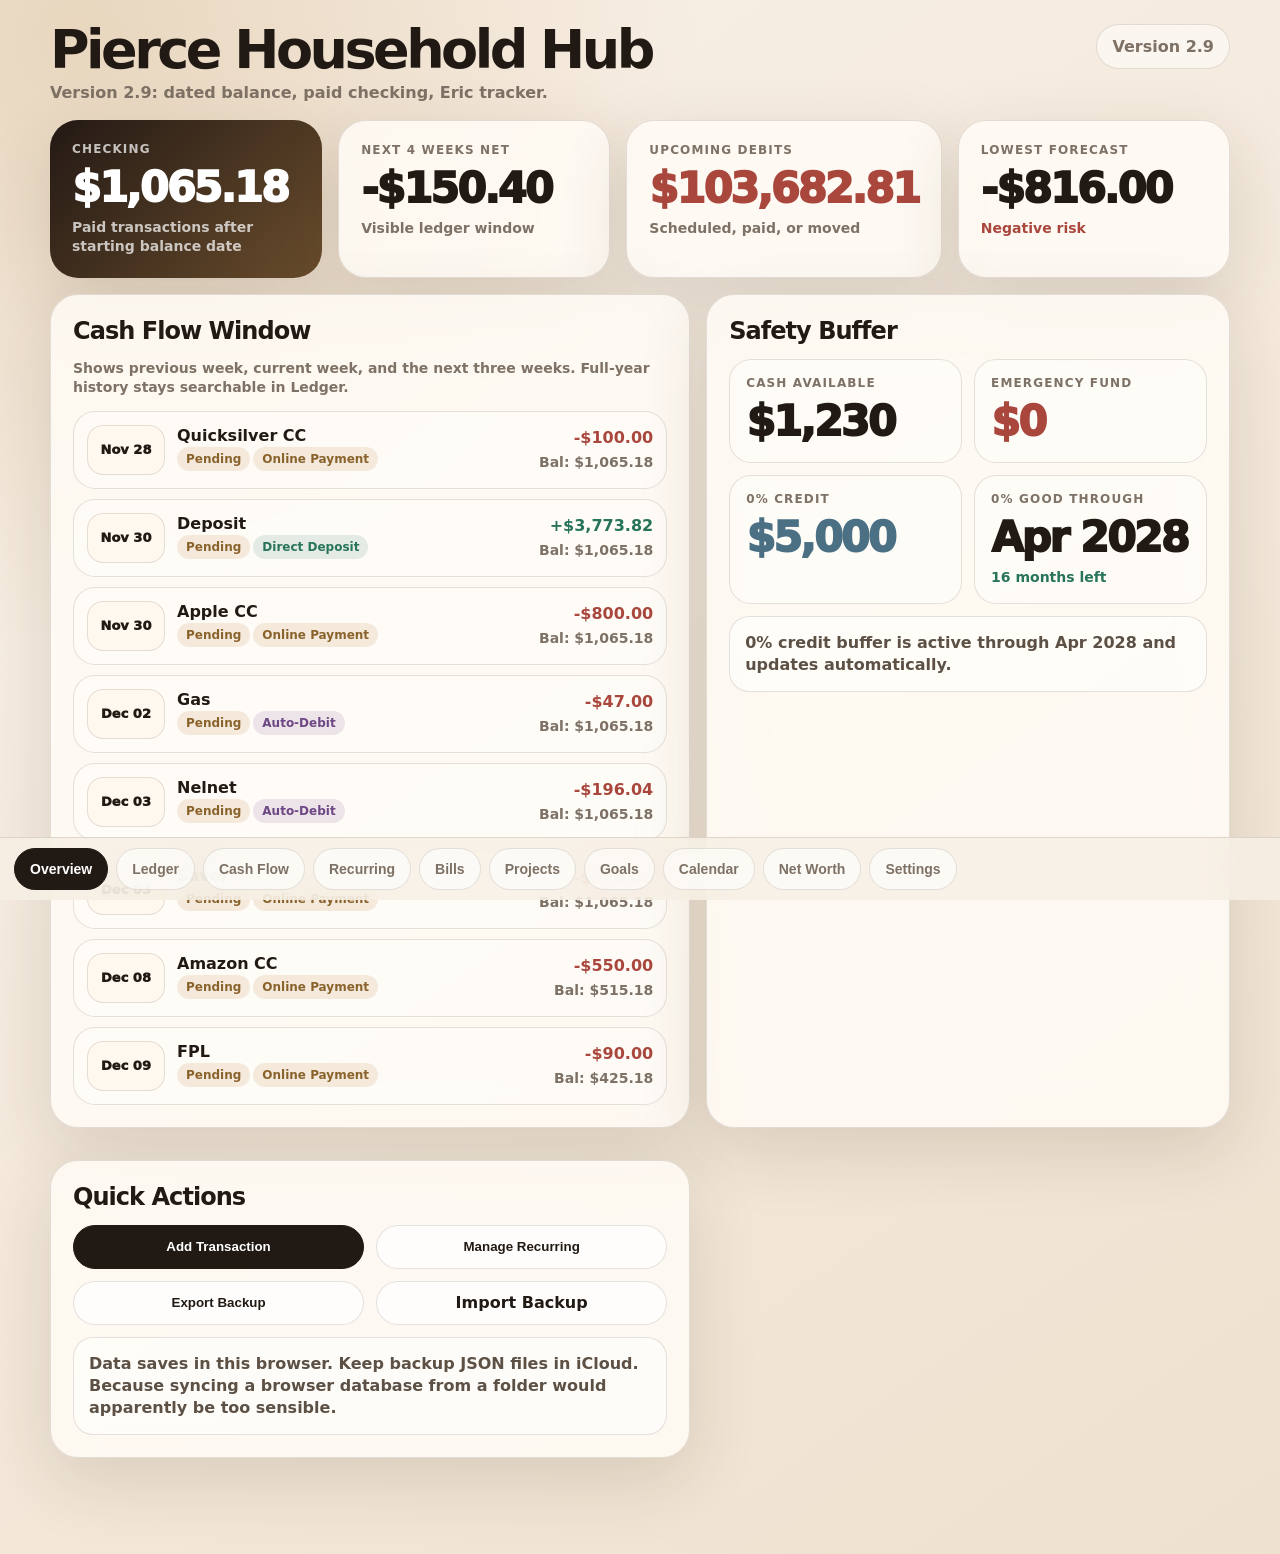
<file: archive/index_v3.1.html>
<!doctype html>
<html lang="en">
<head>
<meta charset="utf-8">
<meta name="viewport" content="width=device-width,initial-scale=1,viewport-fit=cover">
<meta name="apple-mobile-web-app-capable" content="yes">
<title>Pierce Household Hub 2.6</title>
<link rel="apple-touch-icon" href="apple-touch-icon.png">
<link rel="icon" type="image/png" href="apple-touch-icon.png">
<meta name="apple-mobile-web-app-title" content="Household Hub">
<meta name="theme-color" content="#211914">
<style>
:root{--bg:#f7efe4;--ink:#211914;--muted:#7e7165;--card:rgba(255,252,246,.84);--line:rgba(72,53,36,.14);--gold:#b98c4a;--green:#27745a;--red:#a9473d;--blue:#4b7084;--purple:#6e4884;--shadow:0 22px 70px rgba(56,39,22,.14);--safe-bottom:env(safe-area-inset-bottom)}
*{box-sizing:border-box;-webkit-tap-highlight-color:transparent}body{margin:0;font-family:-apple-system,BlinkMacSystemFont,"Segoe UI",system-ui,sans-serif;color:var(--ink);background:radial-gradient(circle at 6% 2%,rgba(185,140,74,.26),transparent 32%),linear-gradient(145deg,#f9f1e8,#efe1cf);padding:24px 18px calc(96px + var(--safe-bottom))}.app{max-width:1180px;margin:auto}header{display:flex;justify-content:space-between;gap:16px;align-items:flex-start;margin-bottom:18px}h1{margin:0;font-size:clamp(32px,5vw,54px);letter-spacing:-.065em;line-height:.95}.sub{color:var(--muted);font-weight:650;margin-top:8px}.badge{border:1px solid var(--line);background:rgba(255,255,255,.5);border-radius:999px;padding:12px 15px;color:var(--muted);font-weight:800}.grid{display:grid;gap:16px}.kpi{grid-template-columns:repeat(4,1fr)}.two{grid-template-columns:1.1fr .9fr}.three{grid-template-columns:repeat(3,1fr)}.card{border:1px solid var(--line);background:var(--card);backdrop-filter:blur(22px);border-radius:28px;box-shadow:var(--shadow);padding:22px}.hero{background:linear-gradient(135deg,#231914,#6a4d2d);color:white;border:0}.hero .label,.hero .hint{color:rgba(255,255,255,.72)}.label{text-transform:uppercase;letter-spacing:.095em;color:var(--muted);font-size:12px;font-weight:850}.value{font-size:clamp(27px,4vw,42px);letter-spacing:-.055em;font-weight:950;margin-top:7px}.hint{color:var(--muted);font-weight:650;font-size:14px;margin-top:6px;line-height:1.35}h2{margin:0 0 14px;font-size:24px;letter-spacing:-.04em}h3{margin:6px 0 10px;font-size:18px;letter-spacing:-.03em}.good{color:var(--green)}.bad{color:var(--red)}.blue{color:var(--blue)}.gold{color:var(--gold)}.tabs{position:fixed;z-index:10;left:0;right:0;bottom:0;padding:10px 14px calc(10px + var(--safe-bottom));display:flex;gap:8px;overflow:auto;background:rgba(247,239,228,.82);backdrop-filter:blur(24px);border-top:1px solid var(--line)}.tab{border:1px solid var(--line);background:rgba(255,255,255,.62);border-radius:999px;padding:12px 15px;color:var(--muted);font-weight:850;white-space:nowrap;font-size:14px}.tab.active{background:var(--ink);color:white;border-color:var(--ink)}.panel{display:none}.panel.active{display:block}table{width:100%;border-collapse:collapse}td,th{padding:13px 6px;border-bottom:1px solid var(--line);font-size:15px;vertical-align:middle}th{text-align:left;color:var(--muted);font-size:12px;letter-spacing:.08em;text-transform:uppercase}.amount{text-align:right;font-variant-numeric:tabular-nums;font-weight:850}.insight{margin-top:12px;border:1px solid var(--line);border-radius:20px;background:rgba(255,255,255,.52);padding:15px;font-weight:750;color:#5d5146;line-height:1.38}.quick{display:grid;grid-template-columns:repeat(2,1fr);gap:12px}.mini{padding:16px;border-radius:22px;background:rgba(255,255,255,.48);border:1px solid var(--line)}.flow{display:grid;gap:10px}.flowItem{display:grid;grid-template-columns:78px 1fr auto;gap:12px;align-items:center;background:rgba(255,255,255,.48);border:1px solid var(--line);border-radius:22px;padding:13px}.date{height:50px;border-radius:16px;background:#fff8ee;border:1px solid var(--line);display:flex;align-items:center;justify-content:center;font-weight:950;text-align:center;font-size:13px;line-height:1.05}.chip{display:inline-flex;border-radius:999px;padding:5px 9px;font-size:12px;font-weight:900;margin:2px 3px 2px 0}.credit,.cleared,.income,.paid,.directdeposit{background:rgba(39,116,90,.12);color:var(--green)}.debit,.skipped{background:rgba(169,71,61,.12);color:var(--red)}.scheduled,.pending{background:rgba(185,140,74,.16);color:#8a632c}.moved,.transfer{background:rgba(75,112,132,.12);color:var(--blue)}.autodebit{background:rgba(110,72,132,.13);color:var(--purple)}.onlinepayment{background:rgba(185,140,74,.16);color:#8a632c}.manualpayment,.other{background:rgba(33,25,20,.10);color:var(--ink)}.utilitybill,.creditcard{background:rgba(75,112,132,.12);color:var(--blue)}input,select,textarea{width:100%;font:inherit;border:1px solid var(--line);background:rgba(255,255,255,.68);border-radius:17px;padding:13px 14px;color:var(--ink);font-weight:650}textarea{min-height:48px;resize:vertical}.formgrid{display:grid;grid-template-columns:repeat(4,1fr);gap:12px}.formgrid .wide{grid-column:span 2}.actions{display:grid;grid-template-columns:1fr 165px 165px 165px;gap:12px;margin-bottom:14px}.ledgerWrap{overflow:auto;-webkit-overflow-scrolling:touch}.ledger{min-width:920px}.btn{border:1px solid var(--line);background:rgba(255,255,255,.72);border-radius:999px;padding:10px 13px;font-weight:850;color:var(--ink);cursor:pointer}.btn.primary{background:var(--ink);color:white;border-color:var(--ink)}.btn.goodbtn{background:rgba(39,116,90,.12);color:var(--green)}.btn.badbtn{background:rgba(169,71,61,.12);color:var(--red)}.btn.small{padding:7px 10px;font-size:12px}.row-cleared{background:rgba(39,116,90,.035)}.row-paid{background:rgba(39,116,90,.025)}.row-scheduled{background:rgba(185,140,74,.045)}.row-moved{background:rgba(75,112,132,.045)}.progress{height:12px;background:rgba(33,25,20,.1);border-radius:99px;overflow:hidden;margin:13px 0 4px}.bar{height:100%;border-radius:99px;background:linear-gradient(90deg,var(--gold),#e4c88c)}.bar.red{background:linear-gradient(90deg,#a9473d,#d78b73)}.bar.green{background:linear-gradient(90deg,#27745a,#80b090)}.ring{width:170px;height:170px;border-radius:50%;margin:12px auto;background:conic-gradient(var(--gold) 0deg,rgba(33,25,20,.1) 0deg);display:flex;align-items:center;justify-content:center}.ringInner{width:126px;height:126px;border-radius:50%;background:#fffaf2;border:1px solid var(--line);display:flex;align-items:center;justify-content:center;flex-direction:column}.big{font-size:34px;letter-spacing:-.05em;font-weight:950}.statusSelect{border-radius:999px;padding:8px 10px;font-size:12px;font-weight:900;min-width:118px;background:rgba(185,140,74,.16)}.dateInput{min-width:142px;padding:9px 10px;border-radius:999px;font-size:13px}.row-pending{background:rgba(185,140,74,.045)}.toolbar{display:flex;gap:10px;flex-wrap:wrap;margin-top:12px}.notice{font-size:13px;color:var(--muted);font-weight:700}.sectionTitle{display:flex;justify-content:space-between;gap:12px;align-items:center}.dangerZone{border-color:rgba(169,71,61,.25)}.btn,.tab,.statusSelect,.inlineSelect{min-height:38px;line-height:1.15;white-space:nowrap;display:inline-flex;align-items:center;justify-content:center}.btn{max-width:100%;text-align:center}.formgrid button{width:100%;min-width:0}.formgrid label{min-width:0}.ledger td,.ledger th{white-space:nowrap}.ledger td:nth-child(3){white-space:normal;min-width:150px}.inlineSelect{width:auto;min-width:130px;max-width:170px;border-radius:999px;padding:8px 30px 8px 10px;font-size:12px;font-weight:900;background:rgba(255,255,255,.72)}.ledger .dateInput{width:142px}.ledger{min-width:1040px}.amountEdit{width:118px;text-align:right;border-radius:999px;padding:8px 10px;font-size:13px;font-weight:900}.swipeRow{touch-action:pan-y;transition:transform .18s ease,opacity .18s ease}.swipeRow.swiping{transition:none}.swipeHint{font-size:11px;color:var(--muted);font-weight:800;margin-top:3px}.deleteFlash{transform:translateX(-76px);opacity:.72}@media(max-width:900px){body{padding-left:14px;padding-right:14px}header{flex-direction:column}.kpi,.two,.three,.formgrid{grid-template-columns:1fr}.formgrid .wide{grid-column:span 1}.actions{grid-template-columns:1fr}.quick{grid-template-columns:1fr}.flowItem{grid-template-columns:64px 1fr}.flowItem .amount{text-align:left;grid-column:2}.sectionTitle{align-items:flex-start;flex-direction:column}}

/* v2.5 iPad landscape layout fixes: stop controls from trying to occupy the same physical space, a bold concept. */
.btn, .tab, select, input, textarea, .inlineSelect, .statusSelect{
  max-width:100%;
  min-width:0;
}
.btn{
  white-space:normal;
  min-height:44px;
  line-height:1.15;
  padding:11px 14px;
}
.toolbar{
  align-items:stretch;
}
.toolbar .btn,
.toolbar label.btn{
  flex:1 1 190px;
}
.formgrid{
  align-items:end;
}
.formgrid label,
.formgrid div{
  min-width:0;
}
.formgrid > button,
.formgrid > div:has(> button){
  grid-column:span 2;
  width:100%;
}
.formgrid > button,
.formgrid > div > button{
  width:100%;
}
@media (max-width:1400px){
  .formgrid{
    grid-template-columns:repeat(2,minmax(0,1fr)) !important;
  }
  .formgrid .wide{
    grid-column:span 2;
  }
  .panel[data-panel="Recurring"] .two,
  .panel[data-panel="Projects"] .two{
    grid-template-columns:1fr;
  }
  .panel[data-panel="Projects"] #projects.three{
    grid-template-columns:repeat(2,minmax(0,1fr));
  }
}
@media (max-width:720px){
  .formgrid,
  .panel[data-panel="Projects"] #projects.three{
    grid-template-columns:1fr !important;
  }
  .formgrid .wide,
  .formgrid > button,
  .formgrid > div:has(> button){
    grid-column:span 1;
  }
  .toolbar .btn,
  .toolbar label.btn{
    flex-basis:100%;
  }
}

/* v2.6 hard stop for iPad landscape overlap.
   The forms were still trying to be clever with two-column compression. They have been disciplined. */
@media (max-width:1400px){
  .panel[data-panel="Ledger"] #txForm.formgrid,
  .panel[data-panel="Recurring"] #ruleForm.formgrid,
  .panel[data-panel="Projects"] #projectForm .formgrid{
    grid-template-columns:1fr !important;
    gap:18px !important;
  }
  .panel[data-panel="Ledger"] #txForm.formgrid .wide,
  .panel[data-panel="Recurring"] #ruleForm.formgrid .wide,
  .panel[data-panel="Projects"] #projectForm .formgrid .wide,
  .panel[data-panel="Ledger"] #txForm.formgrid > button,
  .panel[data-panel="Ledger"] #txForm.formgrid > div:has(> button),
  .panel[data-panel="Recurring"] #ruleForm.formgrid > button,
  .panel[data-panel="Recurring"] #ruleForm.formgrid > div:has(> button),
  .panel[data-panel="Projects"] #projectForm .formgrid > button,
  .panel[data-panel="Projects"] #projectForm .formgrid > div:has(> button){
    grid-column:1 / -1 !important;
  }
  .panel[data-panel="Ledger"] #txForm label,
  .panel[data-panel="Recurring"] #ruleForm label,
  .panel[data-panel="Projects"] #projectForm label{
    display:flex !important;
    flex-direction:column !important;
    gap:8px !important;
    width:100% !important;
    overflow:visible !important;
  }
  .panel[data-panel="Ledger"] #txForm input,
  .panel[data-panel="Ledger"] #txForm select,
  .panel[data-panel="Ledger"] #txForm textarea,
  .panel[data-panel="Recurring"] #ruleForm input,
  .panel[data-panel="Recurring"] #ruleForm select,
  .panel[data-panel="Recurring"] #ruleForm textarea,
  .panel[data-panel="Projects"] #projectForm input,
  .panel[data-panel="Projects"] #projectForm select,
  .panel[data-panel="Projects"] #projectForm textarea{
    width:100% !important;
    min-width:0 !important;
    max-width:100% !important;
    height:auto !important;
    min-height:58px !important;
    font-size:18px !important;
  }
  .panel[data-panel="Ledger"] #txForm input[type="date"],
  .panel[data-panel="Recurring"] #ruleForm input[type="date"],
  .panel[data-panel="Projects"] #projectForm input[type="date"]{
    -webkit-appearance:none;
    appearance:none;
    text-align:left;
  }
  .panel[data-panel="Projects"] .grid.two{
    grid-template-columns:1fr !important;
  }
  .toolbar{
    display:grid !important;
    grid-template-columns:1fr !important;
  }
}
@media (min-width:1401px){
  .panel[data-panel="Ledger"] #txForm.formgrid{grid-template-columns:repeat(4,minmax(0,1fr));}
  .panel[data-panel="Recurring"] #ruleForm.formgrid{grid-template-columns:repeat(2,minmax(0,1fr)) !important;}
  .panel[data-panel="Projects"] #projectForm .formgrid{grid-template-columns:repeat(4,minmax(0,1fr));}
}

/* v2.7: iPad landscape fix. Native iOS date inputs have a goofy intrinsic width, because apparently calendars need mansions. */
@media (max-width:1400px){
  .app{max-width:1080px !important;}
  .panel[data-panel="Ledger"] #txForm.formgrid,
  .panel[data-panel="Recurring"] #ruleForm.formgrid,
  .panel[data-panel="Projects"] #projectForm .formgrid{
    display:grid !important;
    grid-template-columns:1fr !important;
    gap:20px !important;
  }
  .panel[data-panel="Ledger"] #txForm.formgrid > *,
  .panel[data-panel="Recurring"] #ruleForm.formgrid > *,
  .panel[data-panel="Projects"] #projectForm .formgrid > *{
    grid-column:1 / -1 !important;
    min-width:0 !important;
    width:100% !important;
    max-width:100% !important;
  }
  input[type="date"]{
    width:100% !important;
    min-width:0 !important;
    max-width:100% !important;
    display:block !important;
    -webkit-appearance:none !important;
    appearance:none !important;
  }
  .panel[data-panel="Ledger"] #txForm input,
  .panel[data-panel="Ledger"] #txForm select,
  .panel[data-panel="Ledger"] #txForm textarea,
  .panel[data-panel="Recurring"] #ruleForm input,
  .panel[data-panel="Recurring"] #ruleForm select,
  .panel[data-panel="Recurring"] #ruleForm textarea,
  .panel[data-panel="Projects"] #projectForm input,
  .panel[data-panel="Projects"] #projectForm select,
  .panel[data-panel="Projects"] #projectForm textarea,
  .panel[data-panel="Projects"] #projectForm button{
    width:100% !important;
    max-width:100% !important;
    min-width:0 !important;
  }
}



/* v2.8: Cleaner iPad landscape form layout.
   Not single-filed like a DMV line, but still safe from native date input chaos. */
@media (min-width:900px) and (max-width:1400px){
  .app{max-width:1180px !important;}
  .panel[data-panel="Ledger"] #txForm.formgrid,
  .panel[data-panel="Recurring"] #ruleForm.formgrid,
  .panel[data-panel="Projects"] #projectForm .formgrid{
    display:grid !important;
    grid-template-columns:repeat(12,minmax(0,1fr)) !important;
    gap:14px 18px !important;
    align-items:end !important;
  }
  .panel[data-panel="Ledger"] #txForm.formgrid > *,
  .panel[data-panel="Recurring"] #ruleForm.formgrid > *,
  .panel[data-panel="Projects"] #projectForm .formgrid > *{
    min-width:0 !important;
    max-width:100% !important;
    width:100% !important;
  }
  .panel[data-panel="Ledger"] #txForm label,
  .panel[data-panel="Recurring"] #ruleForm label,
  .panel[data-panel="Projects"] #projectForm label{
    display:flex !important;
    flex-direction:column !important;
    gap:7px !important;
  }
  .panel[data-panel="Ledger"] #txForm input,
  .panel[data-panel="Ledger"] #txForm select,
  .panel[data-panel="Ledger"] #txForm textarea,
  .panel[data-panel="Recurring"] #ruleForm input,
  .panel[data-panel="Recurring"] #ruleForm select,
  .panel[data-panel="Recurring"] #ruleForm textarea,
  .panel[data-panel="Projects"] #projectForm input,
  .panel[data-panel="Projects"] #projectForm select,
  .panel[data-panel="Projects"] #projectForm textarea{
    width:100% !important;
    min-width:0 !important;
    max-width:100% !important;
    min-height:54px !important;
    font-size:17px !important;
  }
  input[type="date"]{
    -webkit-appearance:none !important;
    appearance:none !important;
    text-align:center !important;
    overflow:hidden !important;
  }

  /* Add Ledger Entry */
  .panel[data-panel="Ledger"] #txForm label:nth-of-type(1){grid-column:span 3 !important;}
  .panel[data-panel="Ledger"] #txForm label:nth-of-type(2){grid-column:span 3 !important;}
  .panel[data-panel="Ledger"] #txForm label:nth-of-type(3){grid-column:span 3 !important;}
  .panel[data-panel="Ledger"] #txForm label:nth-of-type(4){grid-column:span 3 !important;}
  .panel[data-panel="Ledger"] #txForm label:nth-of-type(5){grid-column:span 3 !important;}
  .panel[data-panel="Ledger"] #txForm label:nth-of-type(6){grid-column:span 4 !important;}
  .panel[data-panel="Ledger"] #txForm label:nth-of-type(7){grid-column:span 5 !important;}
  .panel[data-panel="Ledger"] #txForm label:nth-of-type(8){grid-column:span 3 !important;}
  .panel[data-panel="Ledger"] #txForm label:nth-of-type(9){grid-column:span 6 !important;}
  .panel[data-panel="Ledger"] #txForm > div{grid-column:span 3 !important;}
  .panel[data-panel="Ledger"] #txForm > div .btn{min-height:54px !important;}

  /* Recurring */
  .panel[data-panel="Recurring"] #ruleForm label:nth-of-type(1){grid-column:span 6 !important;}
  .panel[data-panel="Recurring"] #ruleForm label:nth-of-type(2){grid-column:span 3 !important;}
  .panel[data-panel="Recurring"] #ruleForm label:nth-of-type(3){grid-column:span 3 !important;}
  .panel[data-panel="Recurring"] #ruleForm label:nth-of-type(4){grid-column:span 4 !important;}
  .panel[data-panel="Recurring"] #ruleForm label:nth-of-type(5){grid-column:span 4 !important;}
  .panel[data-panel="Recurring"] #ruleForm label:nth-of-type(6){grid-column:span 4 !important;}
  .panel[data-panel="Recurring"] #ruleForm label:nth-of-type(7){grid-column:span 3 !important;}
  .panel[data-panel="Recurring"] #ruleForm label:nth-of-type(8){grid-column:span 3 !important;}
  .panel[data-panel="Recurring"] #ruleForm label:nth-of-type(9){grid-column:span 3 !important;}
  .panel[data-panel="Recurring"] #ruleForm > div{grid-column:span 3 !important;}
  .panel[data-panel="Recurring"] #ruleForm > div .btn{min-height:54px !important;}

  /* Project spending */
  .panel[data-panel="Projects"] #projectForm .formgrid label:nth-of-type(1){grid-column:span 3 !important;}
  .panel[data-panel="Projects"] #projectForm .formgrid label:nth-of-type(2){grid-column:span 3 !important;}
  .panel[data-panel="Projects"] #projectForm .formgrid label:nth-of-type(3){grid-column:span 3 !important;}
  .panel[data-panel="Projects"] #projectForm .formgrid label:nth-of-type(4){grid-column:span 3 !important;}
  .panel[data-panel="Projects"] #projectForm .formgrid label:nth-of-type(5){grid-column:span 7 !important;}
  .panel[data-panel="Projects"] #projectForm .formgrid > button{grid-column:span 5 !important;min-height:54px !important;}

  .panel[data-panel="Recurring"] .toolbar{grid-template-columns:repeat(2,minmax(0,1fr)) !important;}
}

@media (max-width:899px){
  .panel[data-panel="Ledger"] #txForm.formgrid,
  .panel[data-panel="Recurring"] #ruleForm.formgrid,
  .panel[data-panel="Projects"] #projectForm .formgrid{
    grid-template-columns:1fr !important;
  }
}



/* v3.0 portrait tab bar fix: tabs keep natural width and scroll horizontally */
.tabs{
  overflow-x:auto;
  overflow-y:hidden;
  justify-content:flex-start;
  scroll-snap-type:x proximity;
  -webkit-overflow-scrolling:touch;
}
.tab{
  flex:0 0 auto;
  scroll-snap-align:start;
}
.tabs::-webkit-scrollbar{display:none}
.tabs{scrollbar-width:none}
@media (orientation: portrait){
  body{padding-bottom:calc(106px + var(--safe-bottom));}
  .tabs{
    gap:10px;
    padding-left:16px;
    padding-right:16px;
    mask-image:linear-gradient(90deg, transparent 0, #000 18px, #000 calc(100% - 34px), transparent 100%);
    -webkit-mask-image:linear-gradient(90deg, transparent 0, #000 18px, #000 calc(100% - 34px), transparent 100%);
  }
  .tab{
    min-width:max-content;
    padding:13px 18px;
    font-size:15px;
  }
}
</style>
</head>
<body>
<div class="app"><header><div><h1>Pierce Household Hub</h1><div class="sub">Version 2.9: dated balance, paid checking, Eric tracker.</div></div><div class="badge">Version 2.9</div></header><main>
<section class="panel active" data-panel="Overview"><div class="grid kpi"><div class="card hero"><div class="label">Checking</div><div class="value" id="kpiChecking">$0</div><div class="hint">Paid transactions after starting balance date</div></div><div class="card"><div class="label">Next 4 Weeks Net</div><div class="value" id="kpiNet">$0</div><div class="hint">Visible ledger window</div></div><div class="card"><div class="label">Upcoming Debits</div><div class="value bad" id="kpiDebits">$0</div><div class="hint">Scheduled, paid, or moved</div></div><div class="card"><div class="label">Lowest Forecast</div><div class="value" id="kpiLowest">$0</div><div class="hint" id="kpiRisk">Calculating</div></div></div><div class="grid two" style="margin-top:16px"><div class="card"><h2>Cash Flow Window</h2><div class="hint">Shows previous week, current week, and the next three weeks. Full-year history stays searchable in Ledger.</div><div id="overviewFlow" class="flow" style="margin-top:14px"></div></div><div class="card"><h2>Safety Buffer</h2><div class="quick"><div class="mini"><div class="label">Cash Available</div><div class="value">$1,230</div></div><div class="mini"><div class="label">Emergency Fund</div><div class="value bad">$0</div></div><div class="mini"><div class="label">0% Credit</div><div class="value blue">$5,000</div></div><div class="mini"><div class="label">0% Good Through</div><div class="value" id="creditGoodThrough">Apr 2028</div><div class="hint" id="creditMonthsLeft">Calculating...</div></div></div><div class="insight" id="creditStatusNote">0% credit window updates automatically based on today’s date.</div></div><div class="card" style="margin-top:16px"><h2>Quick Actions</h2><div class="quick"><button class="btn primary" onclick="goPanel('Ledger');document.getElementById('txDate').focus()">Add Transaction</button><button class="btn" onclick="goPanel('Recurring')">Manage Recurring</button><button class="btn" onclick="exportBackup()">Export Backup</button><label class="btn" style="text-align:center">Import Backup<input type="file" accept="application/json" onchange="importBackup(event)" style="display:none"></label></div><div class="insight">Data saves in this browser. Keep backup JSON files in iCloud. Because syncing a browser database from a folder would apparently be too sensible.</div></div></section>
<section class="panel" data-panel="Ledger"><div class="grid kpi" style="margin-bottom:16px"><div class="card hero"><div class="label">Current Checking</div><div class="value" id="ledgerChecking">$0</div></div><div class="card"><div class="label">Visible Credits</div><div class="value good" id="visibleCredits">$0</div></div><div class="card"><div class="label">Visible Debits</div><div class="value bad" id="visibleDebits">$0</div></div><div class="card"><div class="label">Projected End</div><div class="value" id="visibleEnd">$0</div></div></div><div class="card" style="margin-bottom:16px"><div class="sectionTitle"><div><h2>Misc Allowance Tracker</h2><div class="hint">Manual Misc transactions are grouped by pay-period so the allowance stays a budget target, not a fake bill haunting the cash flow.</div></div><div class="mini" style="min-width:150px"><div class="label">Allowance</div><div class="value" id="miscBudgetValue">$150</div></div></div><div class="quick" id="miscAllowanceCards" style="margin-top:14px"></div><div class="insight" id="miscAllowanceNote">Add Misc expenses manually. The widget tracks whether the current pay period is under or over budget.</div></div><div class="card" style="margin-bottom:16px"><div class="sectionTitle"><div><h2>Eric Transfer Tracker</h2><div class="hint">Add each Eric transfer manually. This tracks the monthly $1,200 target without creating a fake pending deposit.</div></div><div class="mini" style="min-width:150px"><div class="label">Monthly Target</div><div class="value" id="ericTargetValue">$1,200</div></div></div><div class="quick" id="ericTransferCards" style="margin-top:14px"></div><div class="insight" id="ericTransferNote">Manual Eric transfers are grouped by calendar month.</div></div><div class="card" style="margin-bottom:16px"><div class="sectionTitle"><h2>Add Ledger Entry</h2><button class="btn small" onclick="clearForm()">Clear Form</button></div><form id="txForm" class="formgrid"><label>Date<input id="txDate" type="date" required></label><label>Amount<input id="txAmount" type="number" step="0.01" required placeholder="0.00"></label><label>Type<select id="txType"><option value="debit">Debit</option><option value="credit">Credit</option></select></label><label>Status<select id="txStatus"><option>Pending</option><option>Scheduled</option><option>Paid</option></select></label><label>Category<select id="txCategory"></select></label><label>Saved Description<select id="txDescriptionSelect" onchange="useSavedDescription(this.value)"></select></label><label class="wide">Description<input id="txDescription" type="text" placeholder="Type a new or selected description" required autocomplete="off"></label><label>Method<select id="txMethod"></select></label><label class="wide">Notes<textarea id="txNotes" placeholder="Optional note"></textarea></label><div style="display:flex;align-items:end;gap:10px"><button class="btn primary" type="submit">Add Entry</button></div></form></div><div class="card"><div class="sectionTitle"><div><h2>Transaction Ledger</h2><div class="hint">Default display: previous 1 week, current week, future 3 weeks. Toggle full year when you need receipts, accountability, or other emotional damage.</div></div><button id="toggleView" class="btn" onclick="toggleLedgerView()">Show Full Year</button></div><div class="actions" style="margin-top:14px"><input id="search" placeholder="Search description/category/method/status..."><select id="statusFilter"><option value="All">All statuses</option><option>Pending</option><option>Scheduled</option><option>Paid</option></select><select id="typeFilter"><option value="All">All types</option><option value="credit">Credits</option><option value="debit">Debits</option></select><select id="methodFilter"><option value="All">All methods</option></select></div><div class="ledgerWrap"><div id="ledgerTable"></div></div></div></section>
<section class="panel" data-panel="Cash Flow"><div class="card"><h2>Running Balance Forecast</h2><div class="hint">Generated from saved ledger entries and recurring rules.</div><div id="cashFlow" class="flow" style="margin-top:14px"></div></div></section>
<section class="panel" data-panel="Recurring"><div class="grid two"><div class="card"><h2>Add / Edit Recurring Rule</h2><form id="ruleForm" class="formgrid" style="grid-template-columns:1fr 1fr"><input type="hidden" id="ruleId"><label>Description<input id="ruleDesc" list="descriptionList" required></label><label>Amount<input id="ruleAmount" type="number" step="0.01" required></label><label>Type<select id="ruleType"><option value="debit">Debit</option><option value="credit">Credit</option></select></label><label>Category<select id="ruleCategory"></select></label><label>Method<select id="ruleMethod"></select></label><label>Monthly Day<input id="ruleDay" type="number" min="1" max="31" required></label><label>Start Date<input id="ruleStart" type="date"></label><label>End Date<input id="ruleEnd" type="date"></label><label>Status<select id="ruleActive"><option value="true">Active</option><option value="false">Inactive</option></select></label><div style="display:flex;align-items:end"><button class="btn primary" type="submit">Save Rule</button></div></form><div class="toolbar"><button class="btn" onclick="generateYearFromRules()">Generate / Refresh Year</button><button class="btn" onclick="clearRuleForm()">Clear Rule Form</button></div><div class="insight">Refreshing the year adds missing scheduled transactions from active rules. It does not overwrite entries you edited, paid, moved, or cleared. Tiny miracle.</div></div><div class="card"><h2>Recurring Rules</h2><div id="rulesTable"></div></div></div></section>
<section class="panel" data-panel="Bills"><div class="grid two"><div class="card"><h2>15th Pay Cycle</h2><div id="cycle15"></div></div><div class="card"><h2>30th Pay Cycle</h2><div id="cycle30"></div></div></div></section>
<section class="panel" data-panel="Projects"><div class="grid two" style="margin-bottom:16px"><div class="card"><h2>Add Project Spending</h2><form id="projectForm"><div class="formgrid"><label>Date<input id="projectDate" type="date" required></label><label>Project Category<select id="projectCategory"></select></label><label>Credit Card<select id="projectCard"><option>Apple CC</option><option>Savor</option><option>Amazon CC</option><option>Chase CC</option><option>Wells Fargo CC</option><option>Lowes CC</option><option>Quicksilver CC</option><option>Other</option></select></label><label>Amount<input id="projectAmount" type="number" step="0.01" min="0" required></label><label class="wide">Notes<input id="projectNotes" placeholder="Optional note, because apparently every receipt wants a memoir."></label><button class="btn primary" type="submit">Add Project Spend</button></div></form><div class="insight">Project spending is tracked here only. It does not create a separate ledger item because the credit card payment already handles the cash-flow side.</div></div><div class="card"><h2>Project Spending History</h2><div id="projectHistory"></div></div></div><div class="grid three" id="projects"></div></section>
<section class="panel" data-panel="Goals"><div class="grid two"><div class="card"><h2>Home Projects 2026</h2><div class="ring"><div class="ringInner"><div class="big">0%</div><div class="hint">$0 saved</div></div></div><div class="insight">At the current planned margin of $249.60/month, the $5,000 project goal takes about 20 months.</div></div><div class="card"><h2>Funding Forecast</h2><table><tr><th>Goal</th><th class="amount">Est. Time</th></tr><tr><td>Entry Table</td><td class="amount">2 months</td></tr><tr><td>Laundry Room</td><td class="amount">8 months</td></tr><tr><td>$5,000 Project Goal</td><td class="amount">20 months</td></tr></table></div></div></section>
<section class="panel" data-panel="Calendar"><div class="card"><h2>Financial Calendar</h2><div class="hint" style="margin-bottom:14px">Recurring monthly cash-flow rules generated from your budget schedule.</div><div id="financialCalendar"></div></div></section>
<section class="panel" data-panel="Net Worth"><div class="grid two"><div class="card"><h2>Assets</h2><table><tr><td>Checking</td><td class="amount" id="nwChecking">$0</td></tr><tr><td>HYSA</td><td class="amount" id="nwHysa">$0</td></tr><tr><td>Estimated Home Value</td><td class="amount" id="nwHomeValue">$0</td></tr><tr><th>Total Assets</th><th class="amount" id="nwAssets">$0</th></tr></table></div><div class="card"><h2>Liabilities</h2><table><tr><td>Mortgage</td><td class="amount bad" id="nwMortgage">$0</td></tr><tr><td>Estimated Home Equity</td><td class="amount good" id="nwEquity">$0</td></tr><tr><th>Net Worth</th><th class="amount" id="nwNetWorth">$0</th></tr></table></div></div></section>
<section class="panel" data-panel="Settings"><div class="grid two"><div class="card"><h2>Settings</h2><label>Starting Checking Balance<input id="settingChecking" type="number" step="0.01"></label><label>Starting Balance Date<input id="settingCheckingDate" type="date"></label><label>HYSA Balance<input id="settingHysa" type="number" step="0.01"></label><label>Estimated Home Value<input id="settingHomeValue" type="number" step="0.01"></label><label>Mortgage Balance<input id="settingMortgage" type="number" step="0.01"></label><label>Misc Allowance Per Pay Period<input id="settingMiscAllowance" type="number" step="0.01"></label><label>Eric Monthly Transfer Target<input id="settingEricTarget" type="number" step="0.01"></label><div class="toolbar"><button class="btn primary" onclick="saveSettingsFromInputs()">Save Settings</button><button class="btn" onclick="exportBackup()">Export Backup</button><label class="btn">Import Backup<input type="file" accept="application/json" onchange="importBackup(event)" style="display:none"></label></div><div class="insight">Starting Checking Balance is treated as the bank balance as of the selected date. Paid transactions after that date update Current Checking automatically. These settings now feed Overview and Net Worth. Yes, numbers in one place updating everywhere. Society staggers forward.</div></div><div class="card dangerZone"><h2>Reset</h2><div class="hint">Only use this if the dashboard gets messy and deserves consequences.</div><div class="toolbar"><button class="btn badbtn" onclick="resetDemoData()">Reset to Seed Data</button><button class="btn badbtn" onclick="wipeAllData()">Wipe All Saved Data</button></div></div></div></section>
</main></div><nav class="tabs" id="tabs"></nav>
<script>
const APP_KEY="pierceHubV23";
const panels=["Overview","Ledger","Cash Flow","Recurring","Bills","Projects","Goals","Calendar","Net Worth","Settings"],tabs=document.getElementById("tabs");
panels.forEach((p,i)=>{const b=document.createElement("button");b.className="tab"+(i===0?" active":"");b.textContent=p;b.onclick=()=>goPanel(p);tabs.appendChild(b)});
function goPanel(p){document.querySelectorAll(".tab").forEach(x=>x.classList.toggle("active",x.textContent===p));document.querySelectorAll(".panel").forEach(x=>x.classList.toggle("active",x.dataset.panel===p));const activeTab=[...document.querySelectorAll(".tab")].find(x=>x.textContent===p);if(activeTab)activeTab.scrollIntoView({behavior:"smooth",inline:"center",block:"nearest"});window.scrollTo({top:0,behavior:"smooth"})}
const money=n=>(Number(n)||0).toLocaleString(undefined,{style:"currency",currency:"USD"});
const iso=d=>{const x=new Date(d);x.setMinutes(x.getMinutes()-x.getTimezoneOffset());return x.toISOString().slice(0,10)};
const today=()=>iso(new Date());
const parseLocal=s=>{const [y,m,d]=String(s).split("-").map(Number);return new Date(y,m-1,d)};
const addDays=(s,n)=>{const d=parseLocal(s);d.setDate(d.getDate()+n);return iso(d)};
const fmt=s=>parseLocal(s).toLocaleDateString("en-US",{month:"short",day:"2-digit"});
const cleanClass=s=>String(s||"").replace(/[^a-zA-Z]/g,"").toLowerCase();
const uid=()=>"id"+Date.now().toString(36)+Math.random().toString(36).slice(2,7);
const seed={settings:{checking:1065.18,checkingDate:today(),hysa:164.91,homeValue:592390,mortgage:489937.28,miscAllowance:150,ericTarget:1200},projects:[{name:"Landscaping 2026",budget:2500,baseSpent:2383.33},{name:"Laundry Room",budget:2000,baseSpent:0},{name:"Table Extension",budget:4000,baseSpent:0},{name:"Kitchen Cabinet Extension",budget:4000,baseSpent:0},{name:"Entry Table",budget:300,baseSpent:0}],projectTransactions:[],categories:["Income","Home","Credit Card","Utility","Loan","Transfer","Misc"],methods:["Direct Deposit","Transfer","Auto-Debit","Online Payment","Manual Payment","Credit Card","Other"],descriptions:["Dividen","Apple CC","Gas","Nelnet","Savor","Amazon CC","FPL","Chase CC","Mortgage","Wells Fargo CC","Lowes CC","Eric","Quicksilver CC","Deposit"],rules:[
{desc:"Deposit",cat:"Income",method:"Direct Deposit",amount:3773.82,day:15,type:"credit",active:true,start:"2026-01-01",end:""},{desc:"Deposit",cat:"Income",method:"Direct Deposit",amount:3773.82,day:30,type:"credit",active:true,start:"2026-01-01",end:""},{desc:"Mortgage",cat:"Home",method:"Online Payment",amount:4115,day:15,type:"debit",active:true,start:"2026-01-01",end:""},{desc:"Wells Fargo CC",cat:"Credit Card",method:"Online Payment",amount:100,day:14,type:"debit",active:true,start:"2026-01-01",end:""},{desc:"Lowes CC",cat:"Credit Card",method:"Online Payment",amount:500,day:26,type:"debit",active:true,start:"2026-01-01",end:""},{desc:"Quicksilver CC",cat:"Credit Card",method:"Online Payment",amount:100,day:28,type:"debit",active:true,start:"2026-01-01",end:""},{desc:"Apple CC",cat:"Credit Card",method:"Online Payment",amount:800,day:30,type:"debit",active:true,start:"2026-01-01",end:""},{desc:"Gas",cat:"Utility",method:"Auto-Debit",amount:47,day:2,type:"debit",active:true,start:"2026-01-01",end:""},{desc:"Nelnet",cat:"Loan",method:"Auto-Debit",amount:196.04,day:3,type:"debit",active:true,start:"2026-01-01",end:""},{desc:"Savor",cat:"Credit Card",method:"Online Payment",amount:900,day:3,type:"debit",active:true,start:"2026-01-01",end:""},{desc:"Amazon CC",cat:"Credit Card",method:"Online Payment",amount:550,day:8,type:"debit",active:true,start:"2026-01-01",end:""},{desc:"FPL",cat:"Utility",method:"Online Payment",amount:90,day:9,type:"debit",active:true,start:"2026-01-01",end:""},{desc:"Chase CC",cat:"Credit Card",method:"Online Payment",amount:800,day:21,type:"debit",active:true,start:"2026-01-01",end:""}],transactions:[]};
let state=loadState(), showFullYear=false;state.projects=state.projects||structuredClone(seed.projects);state.projectTransactions=state.projectTransactions||[];state.settings={...seed.settings,...(state.settings||{})};migrateV29();
function loadState(){try{const raw=localStorage.getItem(APP_KEY);if(raw){const s=JSON.parse(raw);return {...seed,...s,settings:{...seed.settings,...(s.settings||{})},projects:s.projects||seed.projects,projectTransactions:s.projectTransactions||[]}}}catch(e){} const s=structuredClone(seed);return s}
function save(){localStorage.setItem(APP_KEY,JSON.stringify(state));}
function migrateV29(){state.settings={...seed.settings,...(state.settings||{})};if(!state.settings.checkingDate)state.settings.checkingDate=today();if(!state.settings.ericTarget)state.settings.ericTarget=1200;state.rules=(state.rules||[]).filter(r=>!(String(r.desc).toLowerCase()==="eric"&&Number(r.amount)===1200&&r.type==="credit"));state.transactions=(state.transactions||[]).filter(t=>!(String(t.desc).toLowerCase()==="eric"&&Number(t.amount)===1200&&t.type==="credit"&&(t.ruleKey||"").startsWith("Eric|")&&(t.status==="Pending"||t.status==="Scheduled")));save();}
function baseBalanceDate(){return state.settings.checkingDate||today();}
function afterBaseDate(t){return !baseBalanceDate() || t.date>baseBalanceDate();}
function signedAmount(t){return t.type==="credit"?Number(t.amount):-Number(t.amount);}
function actualChecking(){return (Number(state.settings.checking)||0)+sortedTx().filter(t=>t.status==="Paid"&&afterBaseDate(t)).reduce((s,t)=>s+signedAmount(t),0);}
function ensureLists(){state.categories=[...new Set([...(state.categories||seed.categories)])];state.methods=[...new Set([...(state.methods||seed.methods)])];state.descriptions=[...new Set([...(state.descriptions||seed.descriptions),...state.rules.map(r=>r.desc),...state.transactions.map(t=>t.desc)].filter(Boolean))];}
function fillSelect(id,items,val){const el=document.getElementById(id);if(!el)return;el.innerHTML=items.map(x=>`<option>${x}</option>`).join("");if(val)el.value=val;}
function refreshControls(){ensureLists();["txCategory","ruleCategory"].forEach(id=>fillSelect(id,state.categories));["txMethod","ruleMethod","methodFilter"].forEach(id=>{const el=document.getElementById(id); if(id==="methodFilter") el.innerHTML='<option value="All">All methods</option>'+state.methods.map(x=>`<option>${x}</option>`).join(""); else fillSelect(id,state.methods)});const descSel=document.getElementById("txDescriptionSelect");if(descSel){const current=descSel.value;descSel.innerHTML=`<option value="">Select saved description...</option>`+state.descriptions.map(x=>`<option>${x}</option>`).join("");descSel.value=current;}document.getElementById("settingChecking").value=state.settings.checking;const cd=document.getElementById("settingCheckingDate");if(cd)cd.value=state.settings.checkingDate||today();const h=document.getElementById("settingHysa");if(h)h.value=state.settings.hysa||0;const hv=document.getElementById("settingHomeValue");if(hv)hv.value=state.settings.homeValue||0;const mt=document.getElementById("settingMortgage");if(mt)mt.value=state.settings.mortgage||0;const miscInput=document.getElementById("settingMiscAllowance");if(miscInput)miscInput.value=state.settings.miscAllowance||150;const et=document.getElementById("settingEricTarget");if(et)et.value=state.settings.ericTarget||1200;const pc=document.getElementById("projectCategory");if(pc){pc.innerHTML=(state.projects||[]).map(p=>`<option>${p.name}</option>`).join("");}const pd=document.getElementById("projectDate");if(pd&&!pd.value)pd.value=today();}
function addKnown(t){if(t.desc&&!state.descriptions.includes(t.desc))state.descriptions.push(t.desc);if(t.cat&&!state.categories.includes(t.cat))state.categories.push(t.cat);if(t.method&&!state.methods.includes(t.method))state.methods.push(t.method);}
function ruleDate(rule,y,m){const last=new Date(y,m+1,0).getDate();return iso(new Date(y,m,Math.min(rule.day,last)));}
function generateYearFromRules(){const base=parseLocal(today());const y=base.getFullYear();let added=0;state.rules.forEach(r=>{if(!r.active)return;for(let m=0;m<12;m++){const date=ruleDate(r,y,m);if(r.start&&date<r.start)continue;if(r.end&&date>r.end)continue;const key=`${r.desc}|${date}|${r.amount}|${r.type}`;if(!state.transactions.some(t=>t.ruleKey===key)){state.transactions.push({id:uid(),date,desc:r.desc,cat:r.cat,method:r.method,amount:Number(r.amount),type:r.type,status:"Pending",notes:"",ruleKey:key,createdAt:new Date().toISOString()});added++;}}});save();renderAll();alert(`Generated ${added} missing scheduled transactions. Spreadsheet goblin defeated.`)}
if(!state.transactions||!state.transactions.length){generateYearFromRules();}
function sortedTx(){return [...state.transactions].sort((a,b)=>a.date.localeCompare(b.date)|| (a.type==="credit"?-1:1) || a.desc.localeCompare(b.desc));}
function visibleWindow(){const start=addDays(today(),-7), end=addDays(today(),21);return {start,end};}
function filteredTx(){const q=(document.getElementById("search")?.value||"").toLowerCase(),sf=document.getElementById("statusFilter")?.value||"All",tf=document.getElementById("typeFilter")?.value||"All",mf=document.getElementById("methodFilter")?.value||"All",w=visibleWindow();return sortedTx().filter(t=>(showFullYear||(t.date>=w.start&&t.date<=w.end))&&(sf==="All"||t.status===sf)&&(tf==="All"||t.type===tf)&&(mf==="All"||t.method===mf)&&([t.desc,t.cat,t.method,t.status,t.notes].join(" ").toLowerCase().includes(q)));}
function runningRows(list=sortedTx()){let run=Number(state.settings.checking)||0;return list.map(t=>{if(afterBaseDate(t))run+=signedAmount(t);return {...t,running:run}})}
function optionList(items,current){return items.map(x=>`<option ${x===current?'selected':''}>${x}</option>`).join("");}
function renderLedger(){
 const rows=filteredTx(), runMap=Object.fromEntries(runningRows().map(r=>[r.id,r.running]));
 document.getElementById("ledgerTable").innerHTML=`<table class="ledger"><tr><th>Date</th><th>Status</th><th>Description</th><th>Category</th><th>Method</th><th class="amount">Amount</th><th class="amount">Running Balance</th></tr>`+
 rows.map(t=>{
  const signed=t.type==="credit"?Number(t.amount):-Number(t.amount);
  const amtCell=t.status==="Pending"?`<input class="amountEdit ${signed>=0?'good':'bad'}" type="number" step="0.01" value="${Number(t.amount)}" onchange="updateTxAmount('${t.id}',this.value)" aria-label="Update pending amount">`:`${signed>=0?'+':''}${money(signed)}`;
  return `<tr class="row-${cleanClass(t.status)} swipeRow" data-id="${t.id}"><td><input class="dateInput" type="date" value="${t.date}" onchange="moveTx('${t.id}',this.value)"></td><td><select class="statusSelect" onchange="markStatus('${t.id}',this.value)"><option ${t.status==='Pending'?'selected':''}>Pending</option><option ${t.status==='Scheduled'?'selected':''}>Scheduled</option><option ${t.status==='Paid'?'selected':''}>Paid</option></select></td><td><strong>${t.desc}</strong><div class="notice">${t.notes||""}</div><div class="swipeHint">Swipe left to delete</div></td><td><select class="inlineSelect" onchange="updateTxField('${t.id}','cat',this.value)">${optionList(state.categories,t.cat)}</select></td><td><select class="inlineSelect" onchange="updateTxField('${t.id}','method',this.value)">${optionList(state.methods,t.method)}</select></td><td class="amount ${signed>=0?'good':'bad'}">${amtCell}</td><td class="amount">${money(runMap[t.id])}</td></tr>`
 }).join("")+`</table>`;
 attachSwipeDelete();
}
function updateTxAmount(id,value){const t=state.transactions.find(x=>x.id===id);if(!t)return;const n=Number(value);if(!Number.isFinite(n)||n<0){renderAll();return;}t.amount=n;save();renderAll();}
function deleteTx(id){const t=state.transactions.find(x=>x.id===id);if(!t)return;if(confirm(`Delete ${t.desc} for ${money(t.amount)}?`)){state.transactions=state.transactions.filter(x=>x.id!==id);save();renderAll();}}
function attachSwipeDelete(){document.querySelectorAll('.swipeRow').forEach(row=>{let startX=0,dx=0,tracking=false;row.addEventListener('touchstart',e=>{if(e.target.closest('input,select,button,textarea'))return;tracking=true;startX=e.touches[0].clientX;dx=0;row.classList.add('swiping');},{passive:true});row.addEventListener('touchmove',e=>{if(!tracking)return;dx=e.touches[0].clientX-startX;if(dx<0){row.style.transform=`translateX(${Math.max(dx,-92)}px)`;}},{passive:true});row.addEventListener('touchend',()=>{if(!tracking)return;tracking=false;row.classList.remove('swiping');if(dx<-82){row.classList.add('deleteFlash');setTimeout(()=>deleteTx(row.dataset.id),120);}row.style.transform='';setTimeout(()=>row.classList.remove('deleteFlash'),250);});});}
function renderFlow(targetId="cashFlow", limitList=null){const list=limitList||filteredTx();let run=Number(state.settings.checking)||0;const all=sortedTx();const prior=all.filter(t=>list.length && t.date<list[0].date&&afterBaseDate(t));prior.forEach(t=>run+=signedAmount(t));const items=list.map(t=>{if(afterBaseDate(t))run+=signedAmount(t);const signed=signedAmount(t);return `<div class="flowItem"><div class="date">${fmt(t.date)}</div><div><strong>${t.desc}</strong><br><span class="chip ${cleanClass(t.status)}">${t.status}</span><span class="chip ${cleanClass(t.method)}">${t.method}</span></div><div class="amount ${signed>=0?'good':'bad'}">${signed>=0?'+':''}${money(signed)}<div class="hint">Bal: ${money(run)}</div></div></div>`}).join("");document.getElementById(targetId).innerHTML=items||`<div class="insight">No transactions in this view.</div>`;}
function renderSummary(){const w=visibleWindow(), vis=sortedTx().filter(t=>t.date>=w.start&&t.date<=w.end);const credits=vis.filter(t=>t.type==="credit").reduce((s,t)=>s+Number(t.amount),0),debits=vis.filter(t=>t.type==="debit").reduce((s,t)=>s+Number(t.amount),0);const checkingNow=actualChecking();let end=Number(state.settings.checking)+sortedTx().filter(afterBaseDate).reduce((s,t)=>s+signedAmount(t),0);let rr=runningRows();let lows=rr.filter(r=>r.date>=w.start&&r.date<=w.end).map(r=>r.running);let low=lows.length?Math.min(...lows):checkingNow;["kpiChecking","ledgerChecking"].forEach(id=>{const el=document.getElementById(id); if(el) el.textContent=money(checkingNow)});document.getElementById("kpiNet").textContent=money(credits-debits);document.getElementById("kpiDebits").textContent=money(debits);document.getElementById("visibleCredits").textContent=money(credits);document.getElementById("visibleDebits").textContent=money(debits);document.getElementById("visibleEnd").textContent=money(end);document.getElementById("kpiLowest").textContent=money(low);const risk=document.getElementById("kpiRisk");risk.textContent=low<0?"Negative risk":low<500?"Low cushion":low<1000?"Watch timing":"Stable";risk.className="hint "+(low<500?"bad":low<1000?"gold":"good");renderFlow("overviewFlow",vis.slice(0,8));}
function renderBills(){const cycle=(day)=>state.rules.filter(r=>r.active&&((day===15&&r.day>=10&&r.day<=28)||(day===30&&(r.day>=29||r.day<=9))));function table(items){return `<table><tr><th>Item</th><th>Day</th><th>Method</th><th class="amount">Amount</th></tr>`+items.map(r=>`<tr><td>${r.desc}</td><td>${r.day}</td><td><span class="chip ${cleanClass(r.method)}">${r.method}</span></td><td class="amount ${r.type==='credit'?'good':'bad'}">${money(r.amount)}</td></tr>`).join("")+`</table>`}document.getElementById("cycle15").innerHTML=table(cycle(15));document.getElementById("cycle30").innerHTML=table(cycle(30));}
function renderRules(){document.getElementById("rulesTable").innerHTML=`<table><tr><th>Description</th><th>Day</th><th>Method</th><th class="amount">Amount</th><th>Status</th><th></th></tr>`+state.rules.map((r,i)=>`<tr><td>${r.desc}<div class="notice">${r.cat}</div></td><td>${r.day}</td><td><span class="chip ${cleanClass(r.method)}">${r.method}</span></td><td class="amount ${r.type==='credit'?'good':'bad'}">${r.type==='credit'?'+':'-'}${money(r.amount)}</td><td>${r.active?'<span class="chip cleared">Active</span>':'<span class="chip skipped">Inactive</span>'}</td><td><button class="btn small" onclick="editRule(${i})">Edit</button></td></tr>`).join("")+`</table>`}

function updateCreditWindow(){const goodThrough=new Date(2028,3,30),now=new Date(),daysLeft=Math.ceil((goodThrough-now)/(1000*60*60*24));let monthsLeft=(goodThrough.getFullYear()-now.getFullYear())*12+(goodThrough.getMonth()-now.getMonth());if(goodThrough.getDate()<now.getDate())monthsLeft-=1;const a=document.getElementById("creditGoodThrough"),b=document.getElementById("creditMonthsLeft"),c=document.getElementById("creditStatusNote");if(!a||!b||!c)return;a.textContent="Apr 2028";if(daysLeft<0){b.textContent="Expired";b.className="hint bad";c.textContent="The 0% credit window has expired. Do not treat this as an emergency buffer."}else{b.textContent=monthsLeft+" months left";b.className="hint "+(monthsLeft<=3?"bad":monthsLeft<=6?"gold":"good");c.textContent=monthsLeft<=3?"0% credit window is close to ending. Future-you would appreciate a payoff plan, allegedly.":monthsLeft<=6?"0% credit window is still active, but the payoff runway is getting shorter.":"0% credit buffer is active through Apr 2028 and updates automatically."}}
function renderProjects(){const el=document.getElementById("projects");if(!el)return;const tx=state.projectTransactions||[];el.innerHTML=(state.projects||[]).map(p=>{const extra=tx.filter(t=>t.project===p.name).reduce((s,t)=>s+Number(t.amount),0);const spent=Number(p.baseSpent||0)+extra;const pct=Math.min(100,spent/Number(p.budget)*100),rem=Number(p.budget)-spent;return `<div class="card"><div class="label">${p.name}</div><div class="value ${rem<0?'bad':''}">${money(rem)}</div><div class="hint">remaining of ${money(Number(p.budget))}</div><div class="progress"><div class="bar ${pct>90?"red":pct===0?"green":""}" style="width:${Math.min(100,pct)}%"></div></div><table><tr><td>Budget</td><td class="amount">${money(Number(p.budget))}</td></tr><tr><td>Base Spent</td><td class="amount bad">${money(Number(p.baseSpent||0))}</td></tr><tr><td>Added Spend</td><td class="amount bad">${money(extra)}</td></tr><tr><td>Total Spent</td><td class="amount bad">${money(spent)}</td></tr><tr><td>Progress</td><td class="amount">${pct.toFixed(1)}%</td></tr></table></div>`}).join("");const hist=document.getElementById("projectHistory");if(hist){const rows=[...tx].sort((a,b)=>b.date.localeCompare(a.date));hist.innerHTML=rows.length?`<table><tr><th>Date</th><th>Project</th><th>Card</th><th class="amount">Amount</th></tr>`+rows.map(t=>`<tr><td>${fmt(t.date)}</td><td>${t.project}<div class="notice">${t.notes||""}</div></td><td>${t.card}</td><td class="amount bad">${money(Number(t.amount))}</td></tr>`).join("")+`</table>`:`<div class="insight">No project spending added yet.</div>`;}}
function renderFinancialCalendar(){const cal=document.getElementById("financialCalendar");if(!cal)return;const items=sortedTx().filter(t=>t.date>=today()).slice(0,60);cal.innerHTML=`<table><tr><th>Date</th><th>Description</th><th>Method</th><th class="amount">Amount</th><th>Status</th></tr>`+items.map(t=>{const signed=t.type==="credit"?Number(t.amount):-Number(t.amount);return `<tr><td>${fmt(t.date)}</td><td>${t.desc}</td><td><span class="chip ${cleanClass(t.method)}">${t.method}</span></td><td class="amount ${signed>=0?"good":"bad"}">${signed>=0?"+":""}${money(signed)}</td><td><span class="chip ${cleanClass(t.status)}">${t.status}</span></td></tr>`}).join("")+`</table>`;}
function payPeriodFor(dateStr){const d=parseLocal(dateStr),day=d.getDate();let start,end,label;if(day>=15&&day<=29){start=iso(new Date(d.getFullYear(),d.getMonth(),15));end=iso(new Date(d.getFullYear(),d.getMonth(),29));label=`${parseLocal(start).toLocaleDateString("en-US",{month:"short",day:"numeric"})} - ${parseLocal(end).toLocaleDateString("en-US",{month:"short",day:"numeric"})}`;}else{if(day>=30){start=iso(new Date(d.getFullYear(),d.getMonth(),30));end=iso(new Date(d.getFullYear(),d.getMonth()+1,14));}else{start=iso(new Date(d.getFullYear(),d.getMonth()-1,30));end=iso(new Date(d.getFullYear(),d.getMonth(),14));}label=`${parseLocal(start).toLocaleDateString("en-US",{month:"short",day:"numeric"})} - ${parseLocal(end).toLocaleDateString("en-US",{month:"short",day:"numeric"})}`;}return {start,end,label};}
function renderMiscAllowance(){const cards=document.getElementById("miscAllowanceCards");if(!cards)return;const budget=Number(state.settings.miscAllowance)||150;document.getElementById("miscBudgetValue").textContent=money(budget);const current=payPeriodFor(today());const next=payPeriodFor(addDays(current.end,1));const periods=[current,next];cards.innerHTML=periods.map((p,idx)=>{const spend=state.transactions.filter(t=>t.type==="debit"&&t.cat==="Misc"&&t.date>=p.start&&t.date<=p.end).reduce((s,t)=>s+Number(t.amount),0);const remaining=budget-spend;const cls=remaining<0?"bad":"good";return `<div class="mini"><div class="label">${idx===0?"Current Pay Period":"Next Pay Period"}</div><div class="value ${cls}">${money(remaining)}</div><div class="hint">${p.label}</div><table style="margin-top:8px"><tr><td>Budget</td><td class="amount">${money(budget)}</td></tr><tr><td>Misc Spent</td><td class="amount bad">${money(spend)}</td></tr><tr><td>${remaining<0?"Over":"Remaining"}</td><td class="amount ${cls}">${money(Math.abs(remaining))}</td></tr></table></div>`}).join("");const spent=state.transactions.filter(t=>t.type==="debit"&&t.cat==="Misc"&&t.date>=current.start&&t.date<=current.end).reduce((s,t)=>s+Number(t.amount),0);const rem=budget-spent;document.getElementById("miscAllowanceNote").textContent=rem<0?`Current Misc spending is ${money(Math.abs(rem))} over budget. The little numbers are yelling, politely.`:`Current Misc spending is ${money(rem)} under budget.`;}
function monthBounds(dateStr=today()){const d=parseLocal(dateStr);const start=iso(new Date(d.getFullYear(),d.getMonth(),1));const end=iso(new Date(d.getFullYear(),d.getMonth()+1,0));const label=d.toLocaleDateString("en-US",{month:"long",year:"numeric"});return {start,end,label};}
function renderEricTransfers(){const cards=document.getElementById("ericTransferCards");if(!cards)return;const target=Number(state.settings.ericTarget)||1200;document.getElementById("ericTargetValue").textContent=money(target);const current=monthBounds(today());const prevDate=iso(new Date(parseLocal(today()).getFullYear(),parseLocal(today()).getMonth()-1,1));const previous=monthBounds(prevDate);const periods=[current,previous];cards.innerHTML=periods.map((p,idx)=>{const received=state.transactions.filter(t=>t.type==="credit"&&String(t.desc).toLowerCase().includes("eric")&&t.date>=p.start&&t.date<=p.end).reduce((s,t)=>s+Number(t.amount),0);const remaining=target-received;const cls=remaining<=0?"good":"gold";return `<div class="mini"><div class="label">${idx===0?"Current Month":"Previous Month"}</div><div class="value ${cls}">${money(received)}</div><div class="hint">${p.label}</div><table style="margin-top:8px"><tr><td>Target</td><td class="amount">${money(target)}</td></tr><tr><td>Received</td><td class="amount good">${money(received)}</td></tr><tr><td>${remaining>0?"Remaining":"Over Target"}</td><td class="amount ${remaining>0?"gold":"good"}">${money(Math.abs(remaining))}</td></tr></table></div>`}).join("");const received=state.transactions.filter(t=>t.type==="credit"&&String(t.desc).toLowerCase().includes("eric")&&t.date>=current.start&&t.date<=current.end).reduce((s,t)=>s+Number(t.amount),0);const rem=target-received;document.getElementById("ericTransferNote").textContent=rem>0?`Eric transfers are ${money(rem)} under the monthly target.`:`Eric transfers reached the monthly target. Small financial confetti, very restrained.`;}
function renderNetWorth(){const checking=actualChecking(),hysa=Number(state.settings.hysa)||0,home=Number(state.settings.homeValue)||0,mortgage=Number(state.settings.mortgage)||0,assets=checking+hysa+home,equity=home-mortgage,net=checking+hysa+equity;const pairs={nwChecking:checking,nwHysa:hysa,nwHomeValue:home,nwAssets:assets,nwMortgage:-mortgage,nwEquity:equity,nwNetWorth:net};Object.entries(pairs).forEach(([id,val])=>{const el=document.getElementById(id);if(el)el.textContent=money(val);});const hero=document.querySelector('[data-panel="Overview"] .grid.kpi .card:nth-child(3) .value');if(hero)hero.textContent=money(net);}
function renderAll(){refreshControls();renderSummary();updateCreditWindow();renderLedger();renderFlow();renderBills();renderRules();renderProjects();renderFinancialCalendar();renderMiscAllowance();renderEricTransfers();renderNetWorth();}
function clearForm(){document.getElementById("txForm").reset();document.getElementById("txDate").value=today();document.getElementById("txStatus").value="Pending";refreshControls();}
function useSavedDescription(value){if(value)document.getElementById("txDescription").value=value;}
document.getElementById("txForm").onsubmit=e=>{e.preventDefault();const t={id:uid(),date:document.getElementById("txDate").value,amount:Number(document.getElementById("txAmount").value),type:document.getElementById("txType").value,status:document.getElementById("txStatus").value,cat:document.getElementById("txCategory").value,desc:document.getElementById("txDescription").value.trim(),method:document.getElementById("txMethod").value,notes:document.getElementById("txNotes").value.trim(),createdAt:new Date().toISOString()};addKnown(t);state.transactions.push(t);save();clearForm();renderAll();};

const pf=document.getElementById("projectForm");if(pf){pf.onsubmit=e=>{e.preventDefault();const t={id:uid(),date:document.getElementById("projectDate").value,project:document.getElementById("projectCategory").value,card:document.getElementById("projectCard").value,amount:Number(document.getElementById("projectAmount").value),notes:document.getElementById("projectNotes").value.trim(),createdAt:new Date().toISOString()};state.projectTransactions=state.projectTransactions||[];state.projectTransactions.push(t);save();document.getElementById("projectAmount").value="";document.getElementById("projectNotes").value="";document.getElementById("projectDate").value=today();renderAll();};}
function editTx(id){return;}
function markStatus(id,status){const t=state.transactions.find(x=>x.id===id);if(!t)return;t.status=status;save();renderAll();}
function moveTx(id,date){const t=state.transactions.find(x=>x.id===id);if(!t)return;t.date=date;save();renderAll();}
function updateTxField(id,field,value){const t=state.transactions.find(x=>x.id===id);if(!t)return;t[field]=value;addKnown(t);save();renderAll();}
function toggleLedgerView(){showFullYear=!showFullYear;document.getElementById("toggleView").textContent=showFullYear?"Show Active Window":"Show Full Year";renderAll();}
["search","statusFilter","typeFilter","methodFilter"].forEach(id=>document.getElementById(id).addEventListener("input",renderAll));
function clearRuleForm(){document.getElementById("ruleForm").reset();document.getElementById("ruleId").value="";document.getElementById("ruleStart").value="2026-01-01";document.getElementById("ruleActive").value="true";refreshControls();}
document.getElementById("ruleForm").onsubmit=e=>{e.preventDefault();const r={desc:document.getElementById("ruleDesc").value.trim(),amount:Number(document.getElementById("ruleAmount").value),type:document.getElementById("ruleType").value,cat:document.getElementById("ruleCategory").value,method:document.getElementById("ruleMethod").value,day:Number(document.getElementById("ruleDay").value),start:document.getElementById("ruleStart").value,end:document.getElementById("ruleEnd").value,active:document.getElementById("ruleActive").value==="true"};addKnown(r);const ix=document.getElementById("ruleId").value;if(ix!=="")state.rules[Number(ix)]=r;else state.rules.push(r);save();clearRuleForm();renderAll();};
function editRule(i){const r=state.rules[i];goPanel("Recurring");document.getElementById("ruleId").value=i;document.getElementById("ruleDesc").value=r.desc;document.getElementById("ruleAmount").value=r.amount;document.getElementById("ruleType").value=r.type;document.getElementById("ruleCategory").value=r.cat;document.getElementById("ruleMethod").value=r.method;document.getElementById("ruleDay").value=r.day;document.getElementById("ruleStart").value=r.start||"";document.getElementById("ruleEnd").value=r.end||"";document.getElementById("ruleActive").value=String(!!r.active);}
function saveSettingsFromInputs(){state.settings.checking=Number(document.getElementById("settingChecking").value)||0;state.settings.checkingDate=document.getElementById("settingCheckingDate")?.value||today();state.settings.hysa=Number(document.getElementById("settingHysa")?.value)||0;state.settings.homeValue=Number(document.getElementById("settingHomeValue")?.value)||0;state.settings.mortgage=Number(document.getElementById("settingMortgage")?.value)||0;state.settings.miscAllowance=Number(document.getElementById("settingMiscAllowance")?.value)||150;state.settings.ericTarget=Number(document.getElementById("settingEricTarget")?.value)||1200;save();renderAll();alert("Settings saved. Astonishingly painless.")}
function exportBackup(){const blob=new Blob([JSON.stringify(state,null,2)],{type:"application/json"});const a=document.createElement("a");a.href=URL.createObjectURL(blob);a.download=`pierce-hub-backup-${today()}.json`;a.click();URL.revokeObjectURL(a.href);}
function importBackup(ev){const f=ev.target.files[0];if(!f)return;const reader=new FileReader();reader.onload=()=>{try{state=JSON.parse(reader.result);save();renderAll();alert("Backup imported.")}catch(e){alert("That backup file could not be read.")}};reader.readAsText(f);ev.target.value="";}
function resetDemoData(){if(!confirm("Reset to seed data?"))return;state=structuredClone(seed);state.transactions=[];save();generateYearFromRules();}
function wipeAllData(){if(!confirm("Wipe all saved dashboard data?"))return;localStorage.removeItem(APP_KEY);state=structuredClone(seed);state.transactions=[];generateYearFromRules();}
clearForm();clearRuleForm();renderAll();
</script>
</body></html>
</file>
<file: styles.css>
:root {
  color-scheme: light dark;
  --bg: #f7f4ef;
  --card: rgba(255,255,255,.82);
  --text: #22303a;
  --muted: #6f7d87;
  --line: rgba(34,48,58,.12);
  --blue: #8eb8d9;
  --blue-dark: #4f83a8;
  --shadow: 0 24px 70px rgba(49,70,85,.12);
}

@media (prefers-color-scheme: dark) {
  :root {
    --bg: #111820;
    --card: rgba(26,35,44,.86);
    --text: #edf5fb;
    --muted: #aab8c2;
    --line: rgba(237,245,251,.12);
    --blue: #8eb8d9;
    --blue-dark: #b8d9ee;
    --shadow: 0 24px 80px rgba(0,0,0,.38);
  }
}

* { box-sizing: border-box; }

body {
  margin: 0;
  min-height: 100vh;
  font-family: Inter, ui-sans-serif, system-ui, -apple-system, BlinkMacSystemFont, "Segoe UI", sans-serif;
  background:
    radial-gradient(circle at top left, rgba(142,184,217,.35), transparent 34rem),
    radial-gradient(circle at bottom right, rgba(244,214,196,.30), transparent 30rem),
    var(--bg);
  color: var(--text);
}

.home-shell {
  width: min(1100px, calc(100% - 32px));
  margin: 0 auto;
  padding: 48px 0;
}

.hero-card,
.hub-card {
  border: 1px solid var(--line);
  background: var(--card);
  box-shadow: var(--shadow);
  backdrop-filter: blur(18px);
  border-radius: 32px;
}

.hero-card {
  padding: clamp(28px, 6vw, 64px);
  margin-bottom: 24px;
}

.eyebrow {
  margin: 0 0 12px;
  text-transform: uppercase;
  letter-spacing: .14em;
  font-size: .76rem;
  font-weight: 800;
  color: var(--blue-dark);
}

h1 {
  max-width: 800px;
  margin: 0;
  font-size: clamp(2.2rem, 7vw, 5rem);
  line-height: .96;
  letter-spacing: -.06em;
}

.hero-card p:last-child {
  max-width: 670px;
  margin: 18px 0 0;
  font-size: 1.05rem;
  line-height: 1.6;
  color: var(--muted);
}

.hub-grid {
  display: grid;
  grid-template-columns: repeat(3, 1fr);
  gap: 18px;
}

.hub-card {
  position: relative;
  min-height: 210px;
  padding: 26px;
  color: inherit;
  text-decoration: none;
  display: flex;
  flex-direction: column;
  justify-content: space-between;
  transition: transform .2s ease, border-color .2s ease, box-shadow .2s ease;
}

.hub-card:hover {
  transform: translateY(-4px);
  border-color: rgba(142,184,217,.65);
}

.hub-icon {
  width: 54px;
  height: 54px;
  display: grid;
  place-items: center;
  border-radius: 20px;
  background: rgba(142,184,217,.18);
  font-size: 1.7rem;
}

.hub-card h2 {
  margin: 22px 0 8px;
  font-size: 1.35rem;
}

.hub-card p {
  margin: 0;
  color: var(--muted);
  line-height: 1.5;
}

.arrow {
  position: absolute;
  right: 24px;
  top: 26px;
  color: var(--blue-dark);
  font-size: 1.5rem;
}

@media (max-width: 850px) {
  .hub-grid { grid-template-columns: 1fr; }
  .hub-card { min-height: 170px; }
}
</file>
